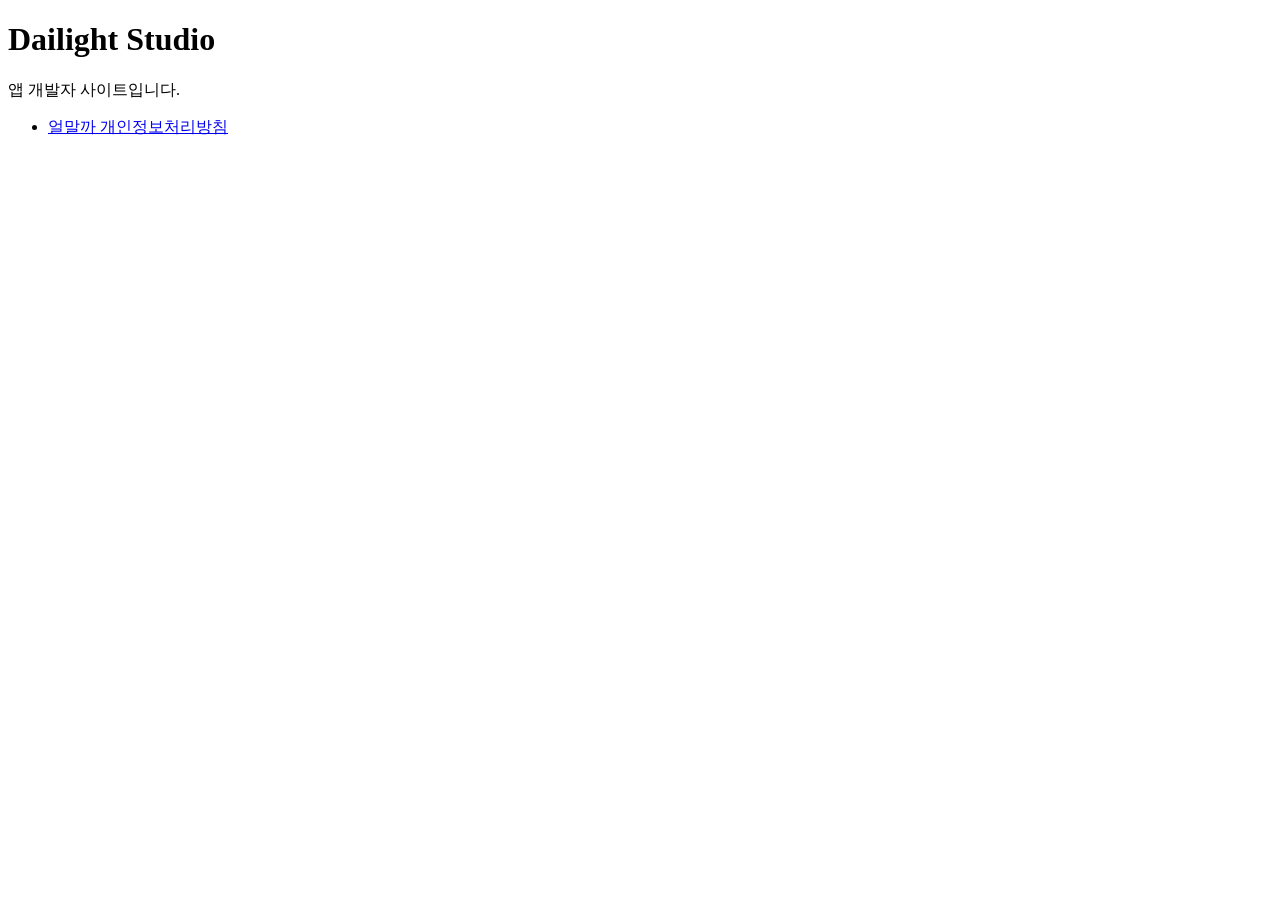
<file: index.html>
<!doctype html>
<html lang="ko"><head><meta charset="utf-8"><title>Dailight Studio</title></head>
<body><h1>Dailight Studio</h1><p>앱 개발자 사이트입니다.</p>
<ul><li><a href="/eolmalka-pages/privacy.html">얼말까 개인정보처리방침</a></li></ul>
</body></html>
</file>
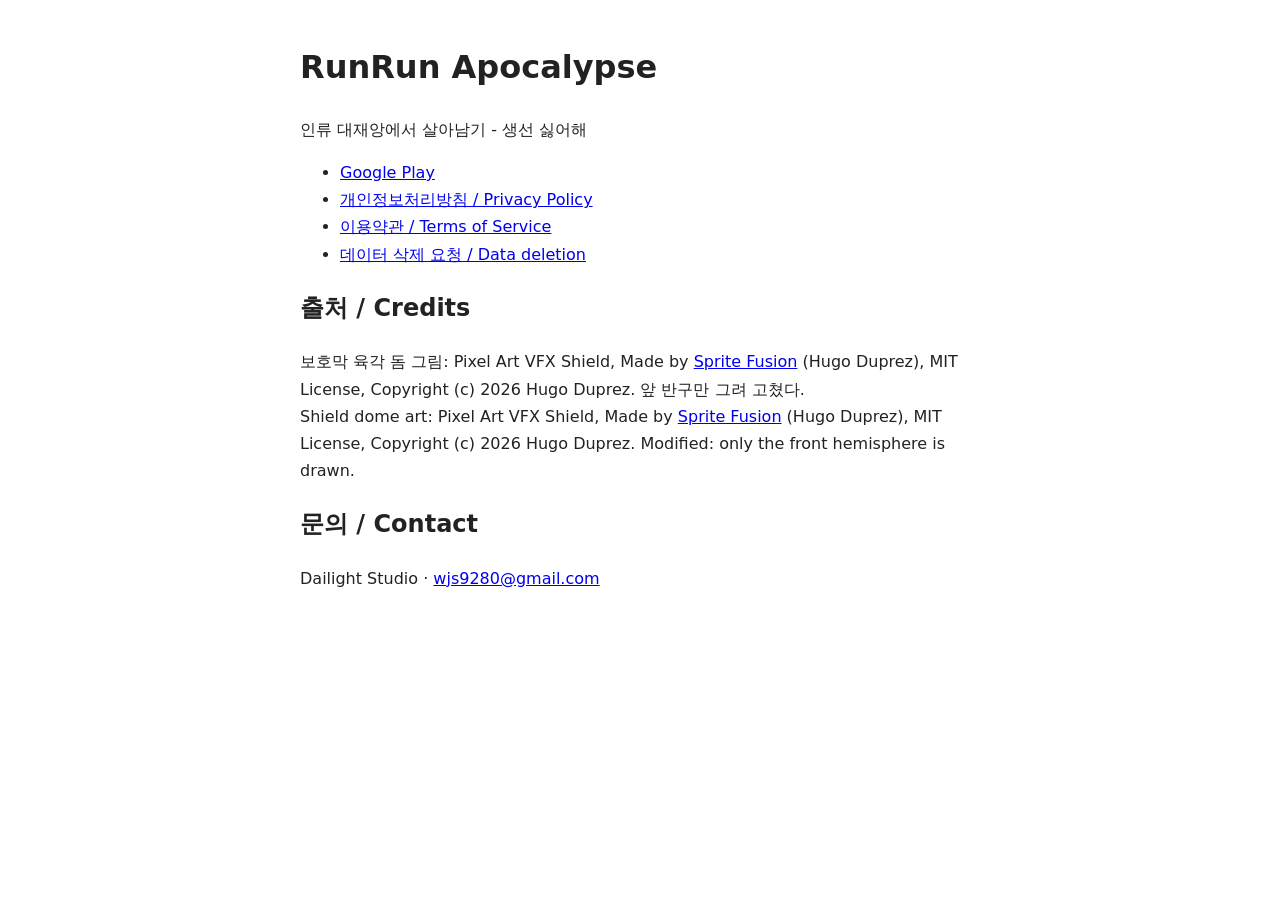
<file: runrun/index.html>
<!doctype html>
<html lang="ko">
<head>
<meta charset="utf-8">
<meta name="viewport" content="width=device-width, initial-scale=1">
<title>RunRun Apocalypse</title>
<style>body{font-family:-apple-system,system-ui,sans-serif;max-width:680px;margin:40px auto;padding:0 20px;line-height:1.7;color:#222}</style>
</head>
<body>
<h1>RunRun Apocalypse</h1>
<p>인류 대재앙에서 살아남기 - 생선 싫어해</p>
<ul>
<li><a href="https://play.google.com/store/apps/details?id=com.Dailight.RunRun">Google Play</a></li>
<li><a href="privacy.html">개인정보처리방침 / Privacy Policy</a></li>
<li><a href="terms.html">이용약관 / Terms of Service</a></li>
<li><a href="delete.html">데이터 삭제 요청 / Data deletion</a></li>
</ul>
<h2>출처 / Credits</h2>
<p>보호막 육각 돔 그림: Pixel Art VFX Shield, Made by <a href="https://www.spritefusion.com/pixel-art-vfx">Sprite Fusion</a> (Hugo Duprez), MIT License, Copyright (c) 2026 Hugo Duprez. 앞 반구만 그려 고쳤다.<br>
Shield dome art: Pixel Art VFX Shield, Made by <a href="https://www.spritefusion.com/pixel-art-vfx">Sprite Fusion</a> (Hugo Duprez), MIT License, Copyright (c) 2026 Hugo Duprez. Modified: only the front hemisphere is drawn.</p>
<h2>문의 / Contact</h2>
<p>Dailight Studio · <a href="mailto:wjs9280@gmail.com">wjs9280@gmail.com</a></p>
</body>
</html>
</file>
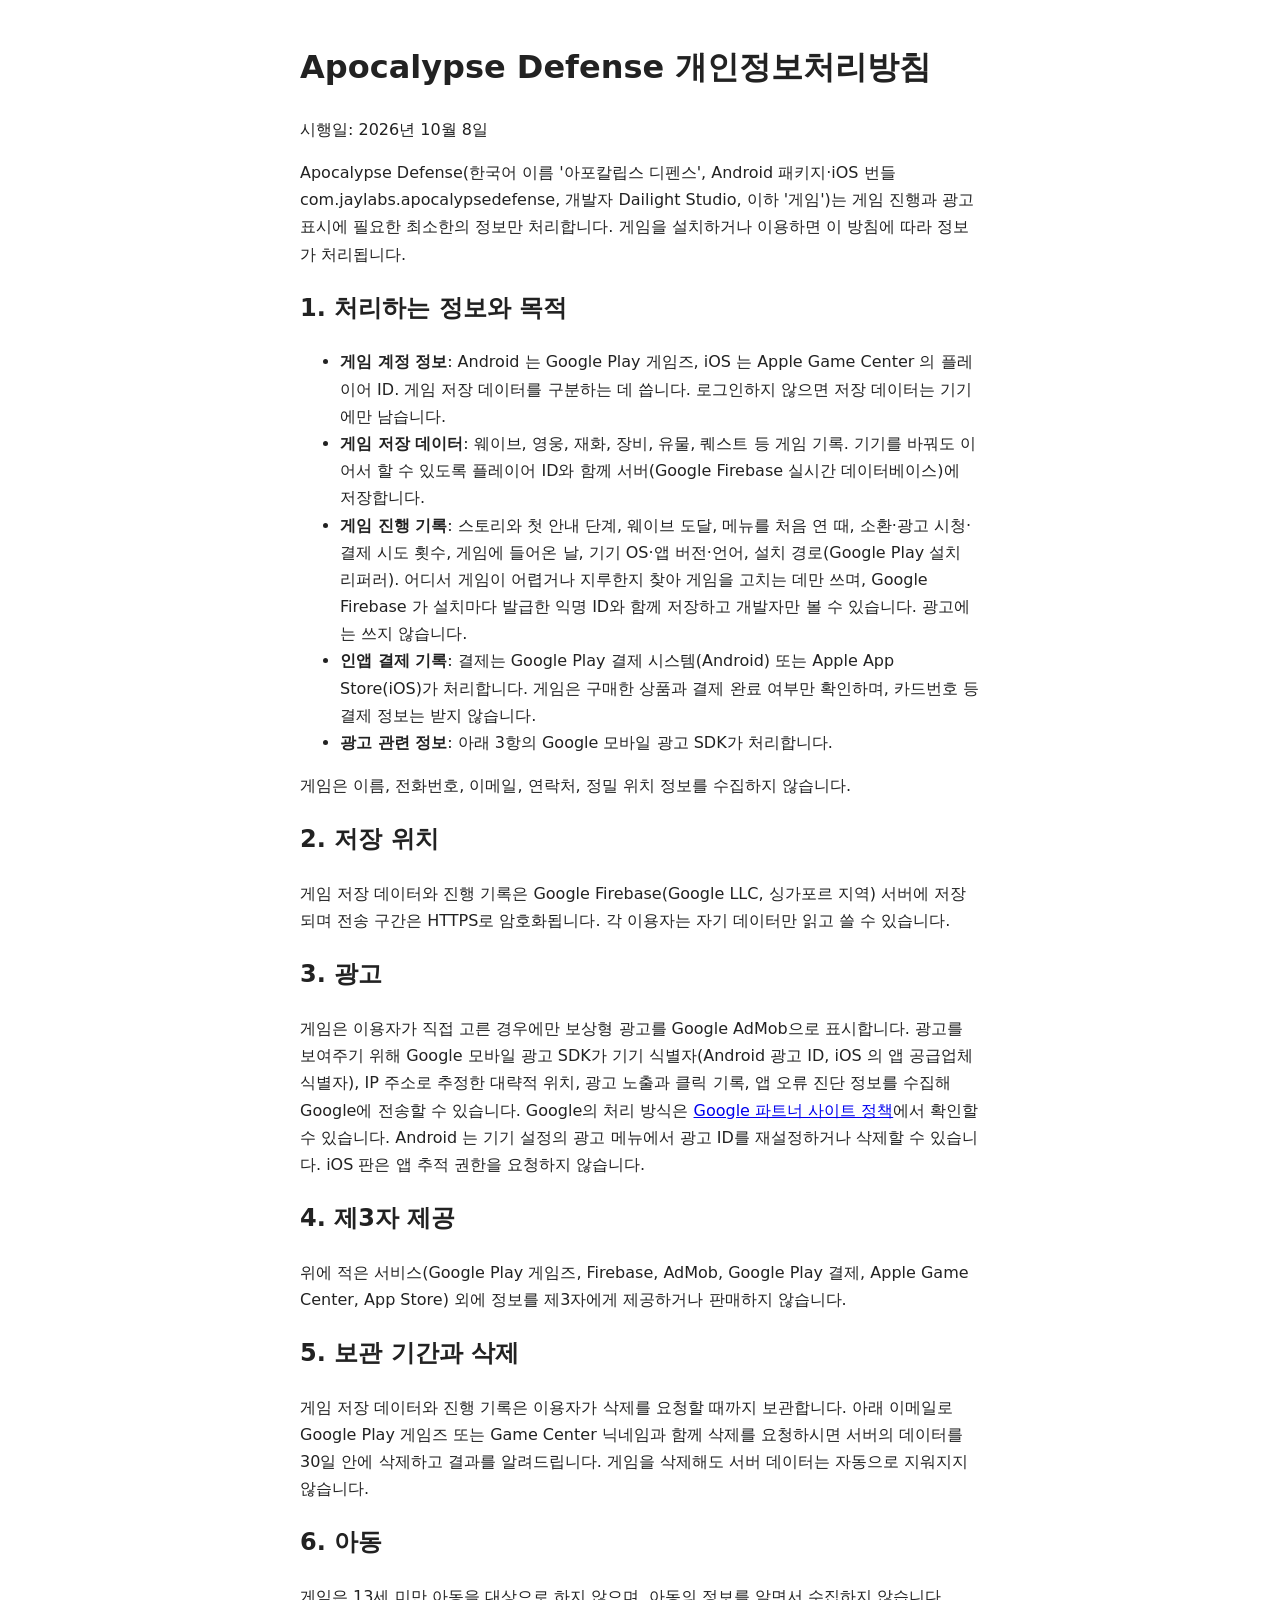
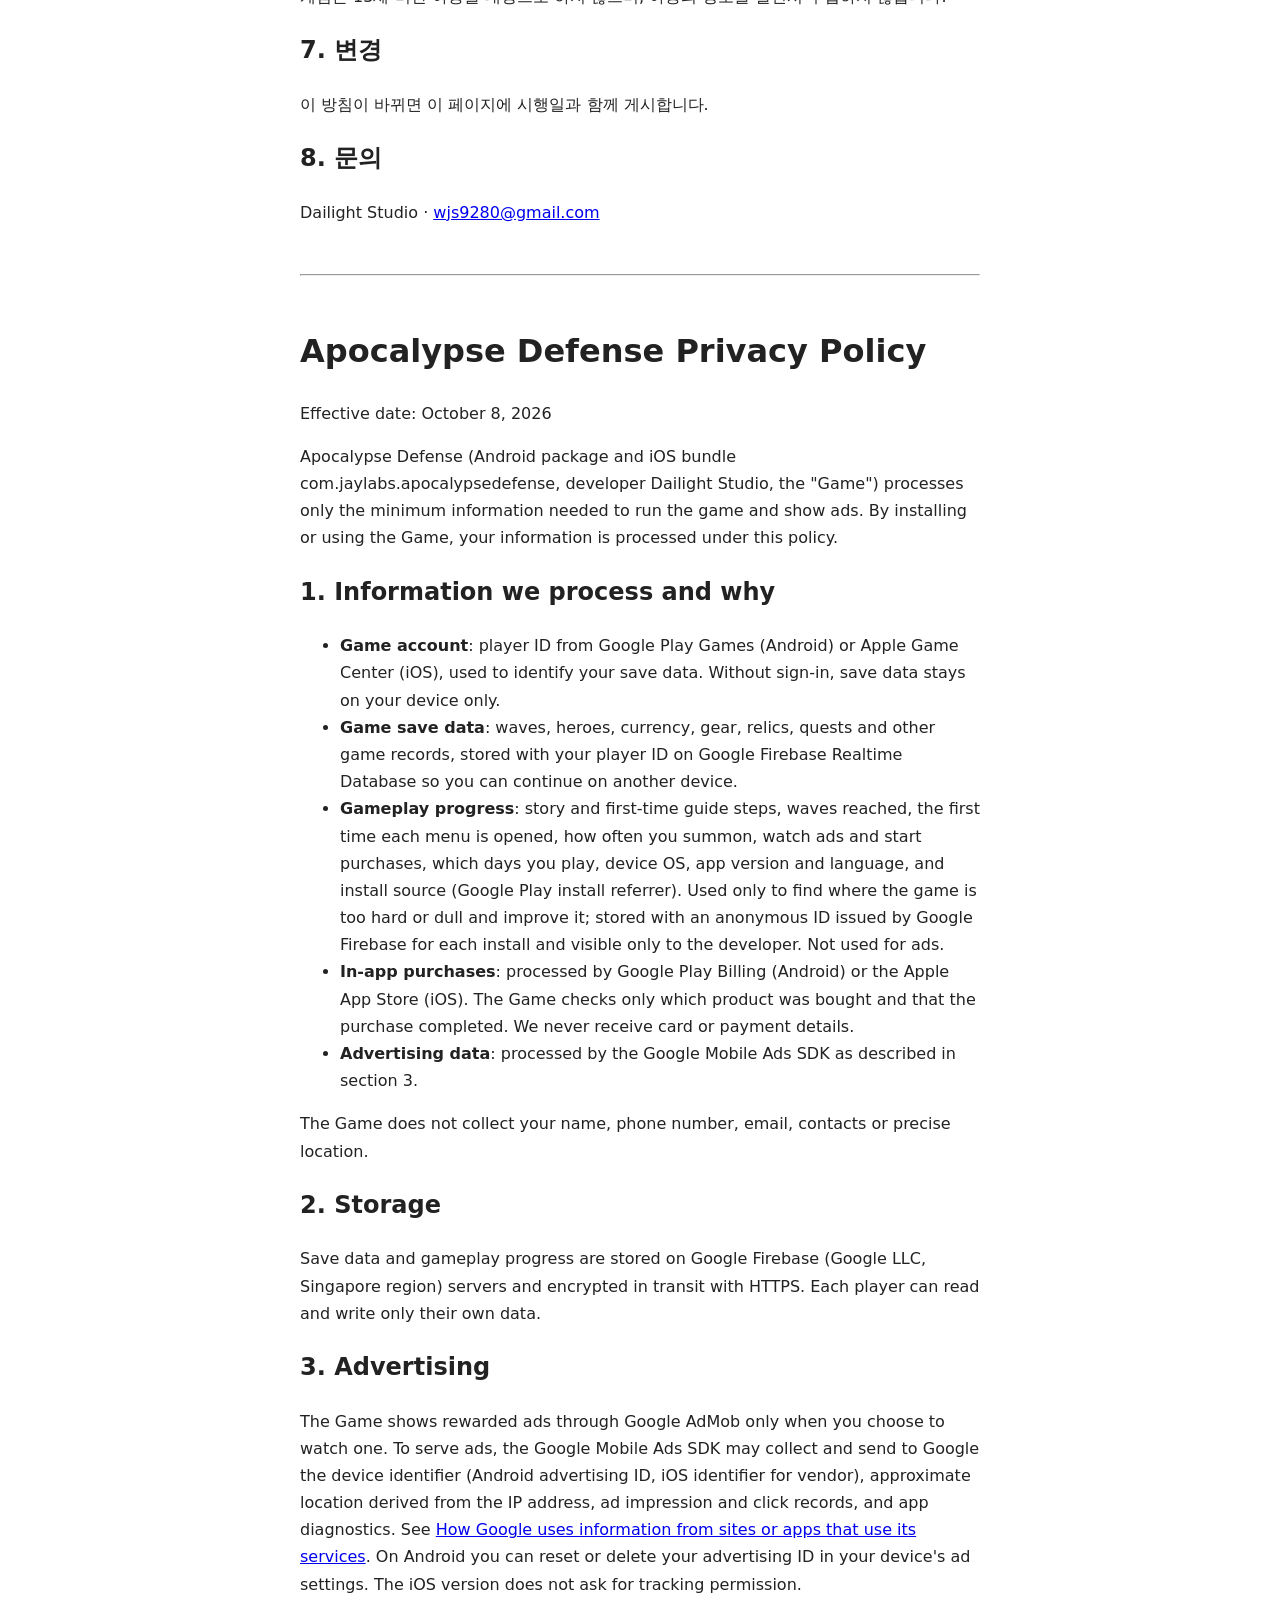
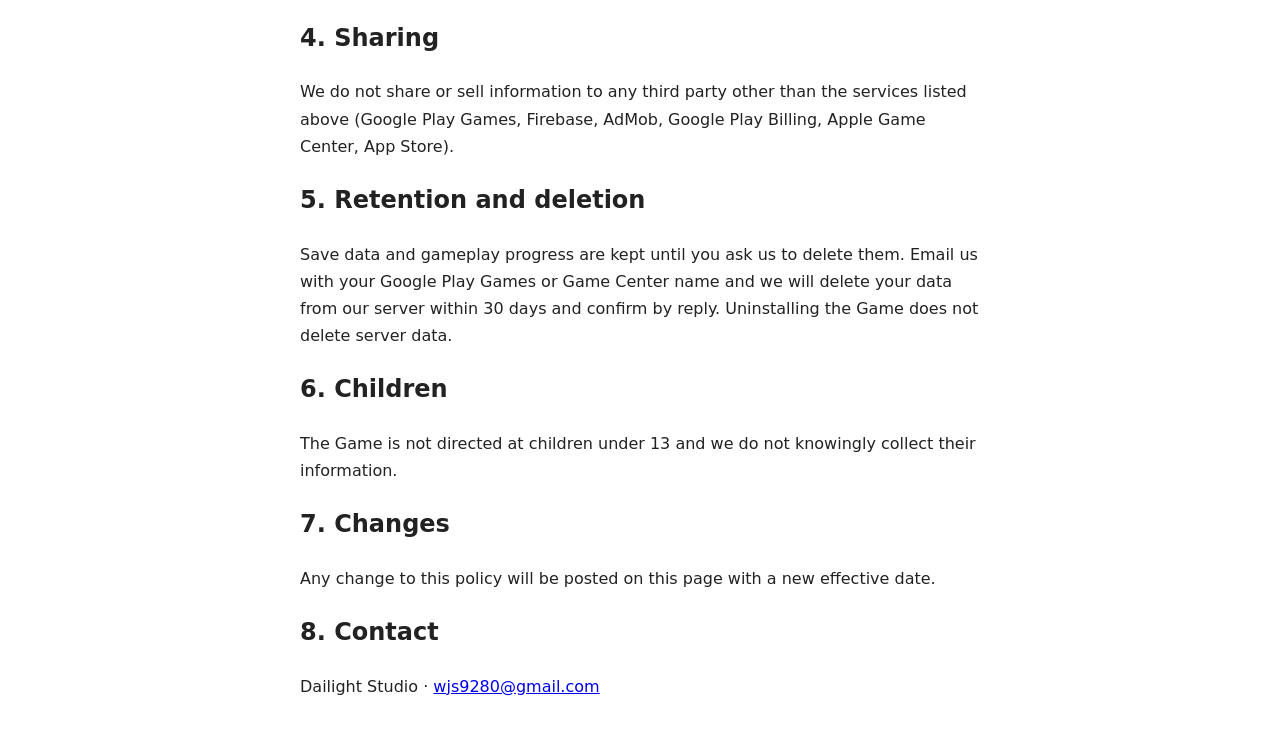
<file: apocalypse/privacy.html>
<!doctype html>
<html lang="ko">
<head>
<meta charset="utf-8">
<meta name="viewport" content="width=device-width,initial-scale=1">
<title>Apocalypse Defense 개인정보처리방침 / Privacy Policy</title>
<style>body{font-family:-apple-system,system-ui,sans-serif;max-width:680px;margin:40px auto;padding:0 20px;line-height:1.7;color:#222}hr{margin:48px 0}</style>
</head>
<body>
<h1>Apocalypse Defense 개인정보처리방침</h1>
<p>시행일: 2026년 10월 8일</p>
<p>Apocalypse Defense(한국어 이름 '아포칼립스 디펜스', Android 패키지·iOS 번들 com.jaylabs.apocalypsedefense, 개발자 Dailight Studio, 이하 '게임')는 게임 진행과 광고 표시에 필요한 최소한의 정보만 처리합니다. 게임을 설치하거나 이용하면 이 방침에 따라 정보가 처리됩니다.</p>

<h2>1. 처리하는 정보와 목적</h2>
<ul>
<li><b>게임 계정 정보</b>: Android 는 Google Play 게임즈, iOS 는 Apple Game Center 의 플레이어 ID. 게임 저장 데이터를 구분하는 데 씁니다. 로그인하지 않으면 저장 데이터는 기기에만 남습니다.</li>
<li><b>게임 저장 데이터</b>: 웨이브, 영웅, 재화, 장비, 유물, 퀘스트 등 게임 기록. 기기를 바꿔도 이어서 할 수 있도록 플레이어 ID와 함께 서버(Google Firebase 실시간 데이터베이스)에 저장합니다.</li>
<li><b>게임 진행 기록</b>: 스토리와 첫 안내 단계, 웨이브 도달, 메뉴를 처음 연 때, 소환·광고 시청·결제 시도 횟수, 게임에 들어온 날, 기기 OS·앱 버전·언어, 설치 경로(Google Play 설치 리퍼러). 어디서 게임이 어렵거나 지루한지 찾아 게임을 고치는 데만 쓰며, Google Firebase 가 설치마다 발급한 익명 ID와 함께 저장하고 개발자만 볼 수 있습니다. 광고에는 쓰지 않습니다.</li>
<li><b>인앱 결제 기록</b>: 결제는 Google Play 결제 시스템(Android) 또는 Apple App Store(iOS)가 처리합니다. 게임은 구매한 상품과 결제 완료 여부만 확인하며, 카드번호 등 결제 정보는 받지 않습니다.</li>
<li><b>광고 관련 정보</b>: 아래 3항의 Google 모바일 광고 SDK가 처리합니다.</li>
</ul>
<p>게임은 이름, 전화번호, 이메일, 연락처, 정밀 위치 정보를 수집하지 않습니다.</p>

<h2>2. 저장 위치</h2>
<p>게임 저장 데이터와 진행 기록은 Google Firebase(Google LLC, 싱가포르 지역) 서버에 저장되며 전송 구간은 HTTPS로 암호화됩니다. 각 이용자는 자기 데이터만 읽고 쓸 수 있습니다.</p>

<h2>3. 광고</h2>
<p>게임은 이용자가 직접 고른 경우에만 보상형 광고를 Google AdMob으로 표시합니다. 광고를 보여주기 위해 Google 모바일 광고 SDK가 기기 식별자(Android 광고 ID, iOS 의 앱 공급업체 식별자), IP 주소로 추정한 대략적 위치, 광고 노출과 클릭 기록, 앱 오류 진단 정보를 수집해 Google에 전송할 수 있습니다. Google의 처리 방식은 <a href="https://policies.google.com/technologies/partner-sites">Google 파트너 사이트 정책</a>에서 확인할 수 있습니다. Android 는 기기 설정의 광고 메뉴에서 광고 ID를 재설정하거나 삭제할 수 있습니다. iOS 판은 앱 추적 권한을 요청하지 않습니다.</p>

<h2>4. 제3자 제공</h2>
<p>위에 적은 서비스(Google Play 게임즈, Firebase, AdMob, Google Play 결제, Apple Game Center, App Store) 외에 정보를 제3자에게 제공하거나 판매하지 않습니다.</p>

<h2>5. 보관 기간과 삭제</h2>
<p>게임 저장 데이터와 진행 기록은 이용자가 삭제를 요청할 때까지 보관합니다. 아래 이메일로 Google Play 게임즈 또는 Game Center 닉네임과 함께 삭제를 요청하시면 서버의 데이터를 30일 안에 삭제하고 결과를 알려드립니다. 게임을 삭제해도 서버 데이터는 자동으로 지워지지 않습니다.</p>

<h2>6. 아동</h2>
<p>게임은 13세 미만 아동을 대상으로 하지 않으며, 아동의 정보를 알면서 수집하지 않습니다.</p>

<h2>7. 변경</h2>
<p>이 방침이 바뀌면 이 페이지에 시행일과 함께 게시합니다.</p>

<h2>8. 문의</h2>
<p>Dailight Studio · <a href="mailto:wjs9280@gmail.com">wjs9280@gmail.com</a></p>

<hr>

<h1>Apocalypse Defense Privacy Policy</h1>
<p>Effective date: October 8, 2026</p>
<p>Apocalypse Defense (Android package and iOS bundle com.jaylabs.apocalypsedefense, developer Dailight Studio, the "Game") processes only the minimum information needed to run the game and show ads. By installing or using the Game, your information is processed under this policy.</p>

<h2>1. Information we process and why</h2>
<ul>
<li><b>Game account</b>: player ID from Google Play Games (Android) or Apple Game Center (iOS), used to identify your save data. Without sign-in, save data stays on your device only.</li>
<li><b>Game save data</b>: waves, heroes, currency, gear, relics, quests and other game records, stored with your player ID on Google Firebase Realtime Database so you can continue on another device.</li>
<li><b>Gameplay progress</b>: story and first-time guide steps, waves reached, the first time each menu is opened, how often you summon, watch ads and start purchases, which days you play, device OS, app version and language, and install source (Google Play install referrer). Used only to find where the game is too hard or dull and improve it; stored with an anonymous ID issued by Google Firebase for each install and visible only to the developer. Not used for ads.</li>
<li><b>In-app purchases</b>: processed by Google Play Billing (Android) or the Apple App Store (iOS). The Game checks only which product was bought and that the purchase completed. We never receive card or payment details.</li>
<li><b>Advertising data</b>: processed by the Google Mobile Ads SDK as described in section 3.</li>
</ul>
<p>The Game does not collect your name, phone number, email, contacts or precise location.</p>

<h2>2. Storage</h2>
<p>Save data and gameplay progress are stored on Google Firebase (Google LLC, Singapore region) servers and encrypted in transit with HTTPS. Each player can read and write only their own data.</p>

<h2>3. Advertising</h2>
<p>The Game shows rewarded ads through Google AdMob only when you choose to watch one. To serve ads, the Google Mobile Ads SDK may collect and send to Google the device identifier (Android advertising ID, iOS identifier for vendor), approximate location derived from the IP address, ad impression and click records, and app diagnostics. See <a href="https://policies.google.com/technologies/partner-sites">How Google uses information from sites or apps that use its services</a>. On Android you can reset or delete your advertising ID in your device's ad settings. The iOS version does not ask for tracking permission.</p>

<h2>4. Sharing</h2>
<p>We do not share or sell information to any third party other than the services listed above (Google Play Games, Firebase, AdMob, Google Play Billing, Apple Game Center, App Store).</p>

<h2>5. Retention and deletion</h2>
<p>Save data and gameplay progress are kept until you ask us to delete them. Email us with your Google Play Games or Game Center name and we will delete your data from our server within 30 days and confirm by reply. Uninstalling the Game does not delete server data.</p>

<h2>6. Children</h2>
<p>The Game is not directed at children under 13 and we do not knowingly collect their information.</p>

<h2>7. Changes</h2>
<p>Any change to this policy will be posted on this page with a new effective date.</p>

<h2>8. Contact</h2>
<p>Dailight Studio · <a href="mailto:wjs9280@gmail.com">wjs9280@gmail.com</a></p>
</body>
</html>
</file>
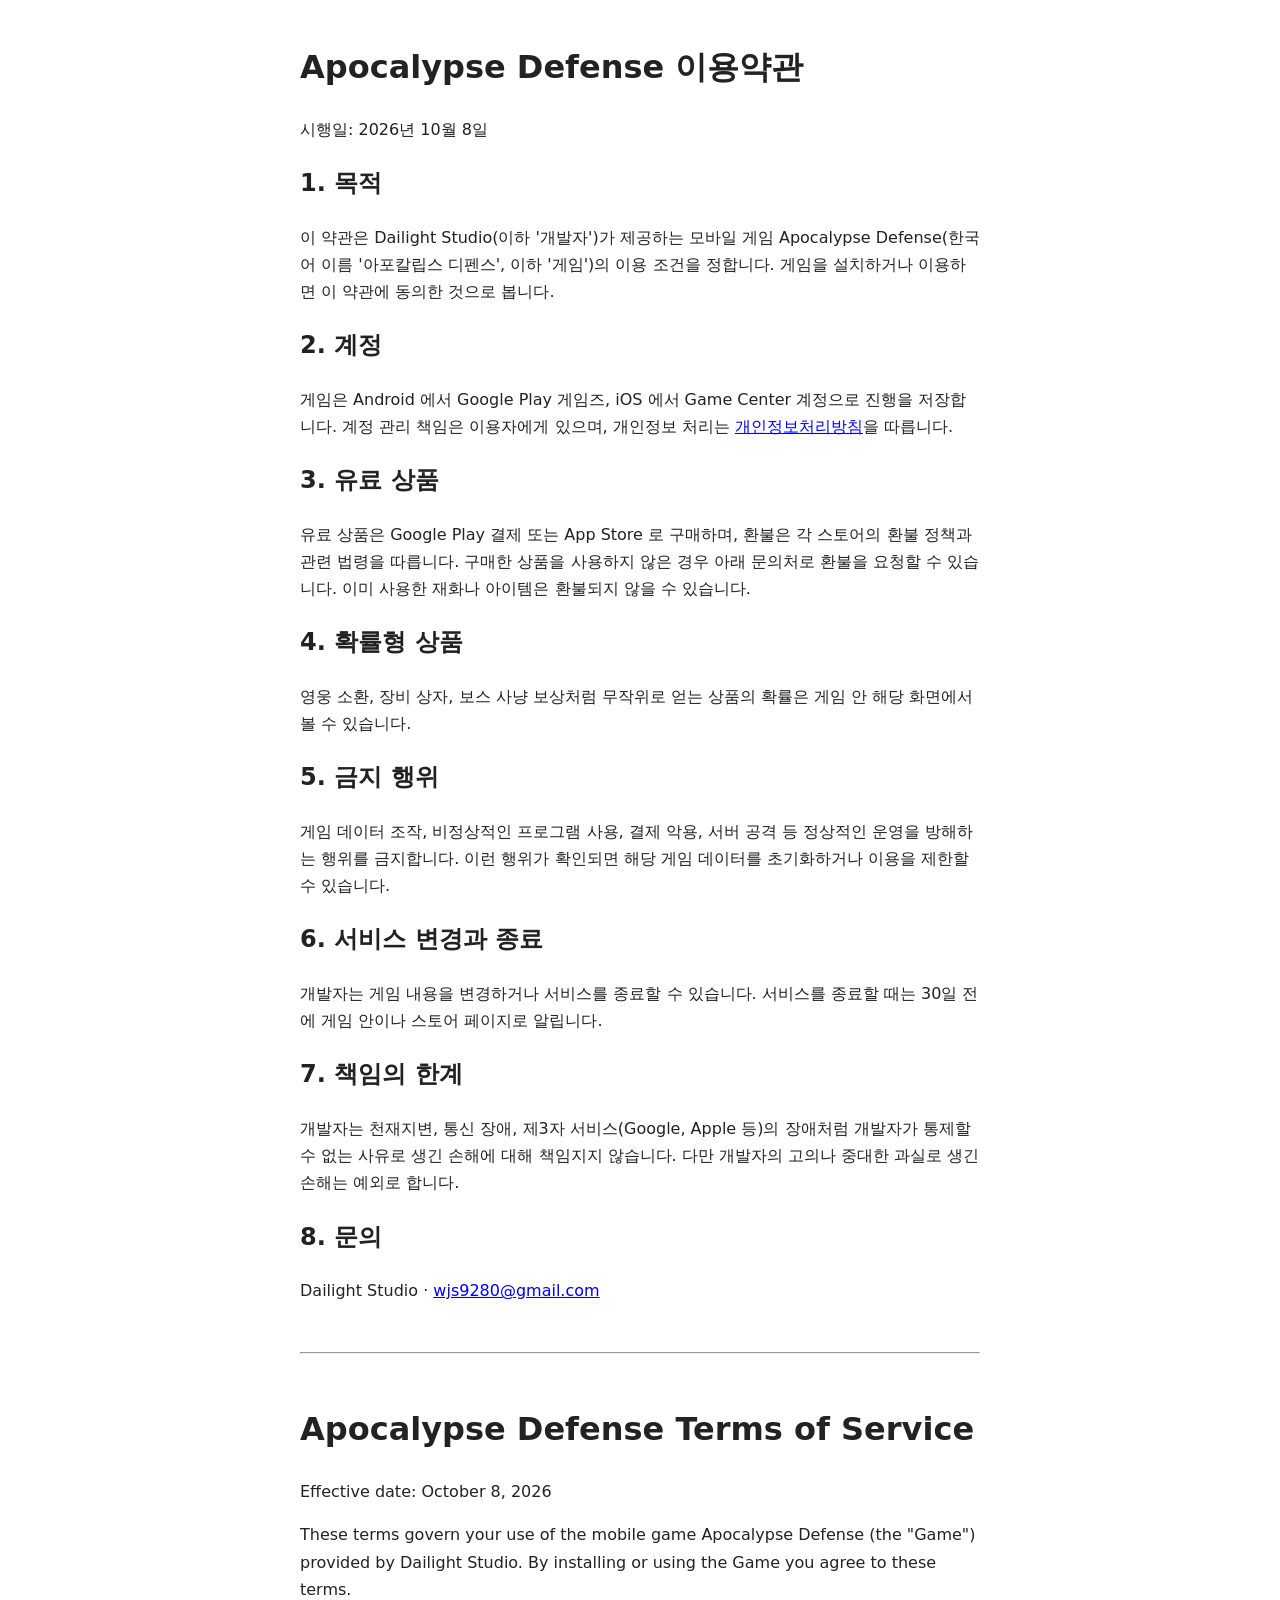
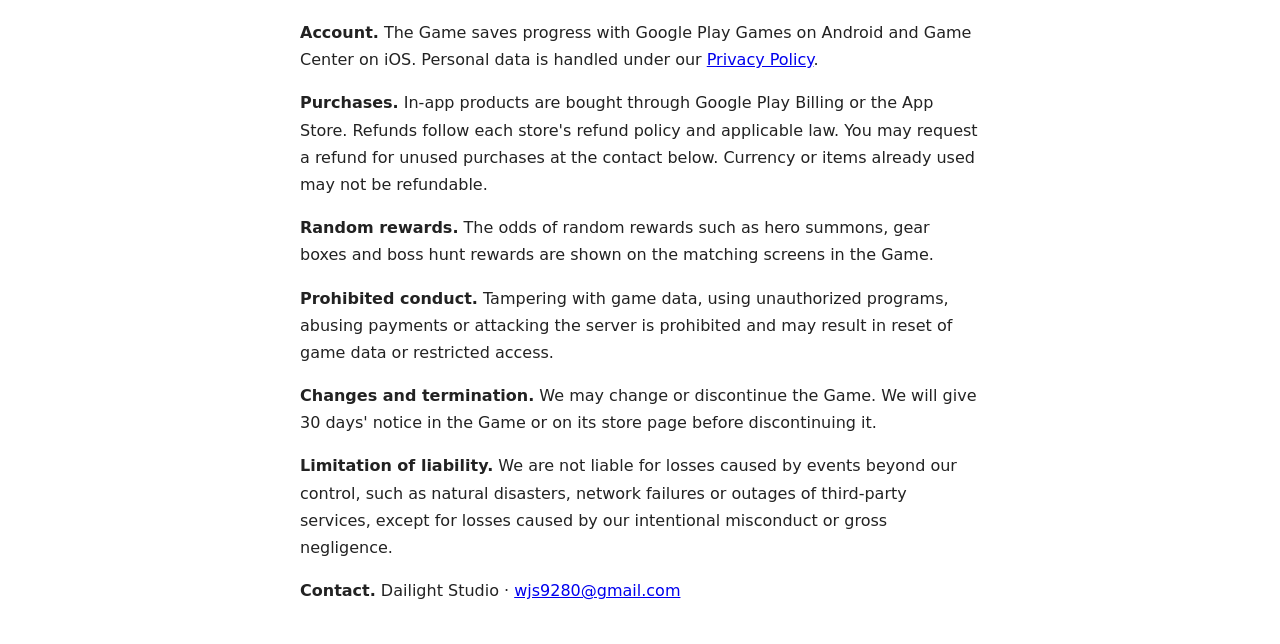
<file: apocalypse/terms.html>
<!doctype html>
<html lang="ko">
<head>
<meta charset="utf-8">
<meta name="viewport" content="width=device-width,initial-scale=1">
<title>Apocalypse Defense 이용약관 / Terms of Service</title>
<style>body{font-family:-apple-system,system-ui,sans-serif;max-width:680px;margin:40px auto;padding:0 20px;line-height:1.7;color:#222}hr{margin:48px 0}</style>
</head>
<body>
<h1>Apocalypse Defense 이용약관</h1>
<p>시행일: 2026년 10월 8일</p>

<h2>1. 목적</h2>
<p>이 약관은 Dailight Studio(이하 '개발자')가 제공하는 모바일 게임 Apocalypse Defense(한국어 이름 '아포칼립스 디펜스', 이하 '게임')의 이용 조건을 정합니다. 게임을 설치하거나 이용하면 이 약관에 동의한 것으로 봅니다.</p>

<h2>2. 계정</h2>
<p>게임은 Android 에서 Google Play 게임즈, iOS 에서 Game Center 계정으로 진행을 저장합니다. 계정 관리 책임은 이용자에게 있으며, 개인정보 처리는 <a href="privacy.html">개인정보처리방침</a>을 따릅니다.</p>

<h2>3. 유료 상품</h2>
<p>유료 상품은 Google Play 결제 또는 App Store 로 구매하며, 환불은 각 스토어의 환불 정책과 관련 법령을 따릅니다. 구매한 상품을 사용하지 않은 경우 아래 문의처로 환불을 요청할 수 있습니다. 이미 사용한 재화나 아이템은 환불되지 않을 수 있습니다.</p>

<h2>4. 확률형 상품</h2>
<p>영웅 소환, 장비 상자, 보스 사냥 보상처럼 무작위로 얻는 상품의 확률은 게임 안 해당 화면에서 볼 수 있습니다.</p>

<h2>5. 금지 행위</h2>
<p>게임 데이터 조작, 비정상적인 프로그램 사용, 결제 악용, 서버 공격 등 정상적인 운영을 방해하는 행위를 금지합니다. 이런 행위가 확인되면 해당 게임 데이터를 초기화하거나 이용을 제한할 수 있습니다.</p>

<h2>6. 서비스 변경과 종료</h2>
<p>개발자는 게임 내용을 변경하거나 서비스를 종료할 수 있습니다. 서비스를 종료할 때는 30일 전에 게임 안이나 스토어 페이지로 알립니다.</p>

<h2>7. 책임의 한계</h2>
<p>개발자는 천재지변, 통신 장애, 제3자 서비스(Google, Apple 등)의 장애처럼 개발자가 통제할 수 없는 사유로 생긴 손해에 대해 책임지지 않습니다. 다만 개발자의 고의나 중대한 과실로 생긴 손해는 예외로 합니다.</p>

<h2>8. 문의</h2>
<p>Dailight Studio · <a href="mailto:wjs9280@gmail.com">wjs9280@gmail.com</a></p>

<hr>

<h1>Apocalypse Defense Terms of Service</h1>
<p>Effective date: October 8, 2026</p>
<p>These terms govern your use of the mobile game Apocalypse Defense (the "Game") provided by Dailight Studio. By installing or using the Game you agree to these terms.</p>
<p><b>Account.</b> The Game saves progress with Google Play Games on Android and Game Center on iOS. Personal data is handled under our <a href="privacy.html">Privacy Policy</a>.</p>
<p><b>Purchases.</b> In-app products are bought through Google Play Billing or the App Store. Refunds follow each store's refund policy and applicable law. You may request a refund for unused purchases at the contact below. Currency or items already used may not be refundable.</p>
<p><b>Random rewards.</b> The odds of random rewards such as hero summons, gear boxes and boss hunt rewards are shown on the matching screens in the Game.</p>
<p><b>Prohibited conduct.</b> Tampering with game data, using unauthorized programs, abusing payments or attacking the server is prohibited and may result in reset of game data or restricted access.</p>
<p><b>Changes and termination.</b> We may change or discontinue the Game. We will give 30 days' notice in the Game or on its store page before discontinuing it.</p>
<p><b>Limitation of liability.</b> We are not liable for losses caused by events beyond our control, such as natural disasters, network failures or outages of third-party services, except for losses caused by our intentional misconduct or gross negligence.</p>
<p><b>Contact.</b> Dailight Studio · <a href="mailto:wjs9280@gmail.com">wjs9280@gmail.com</a></p>
</body>
</html>
</file>
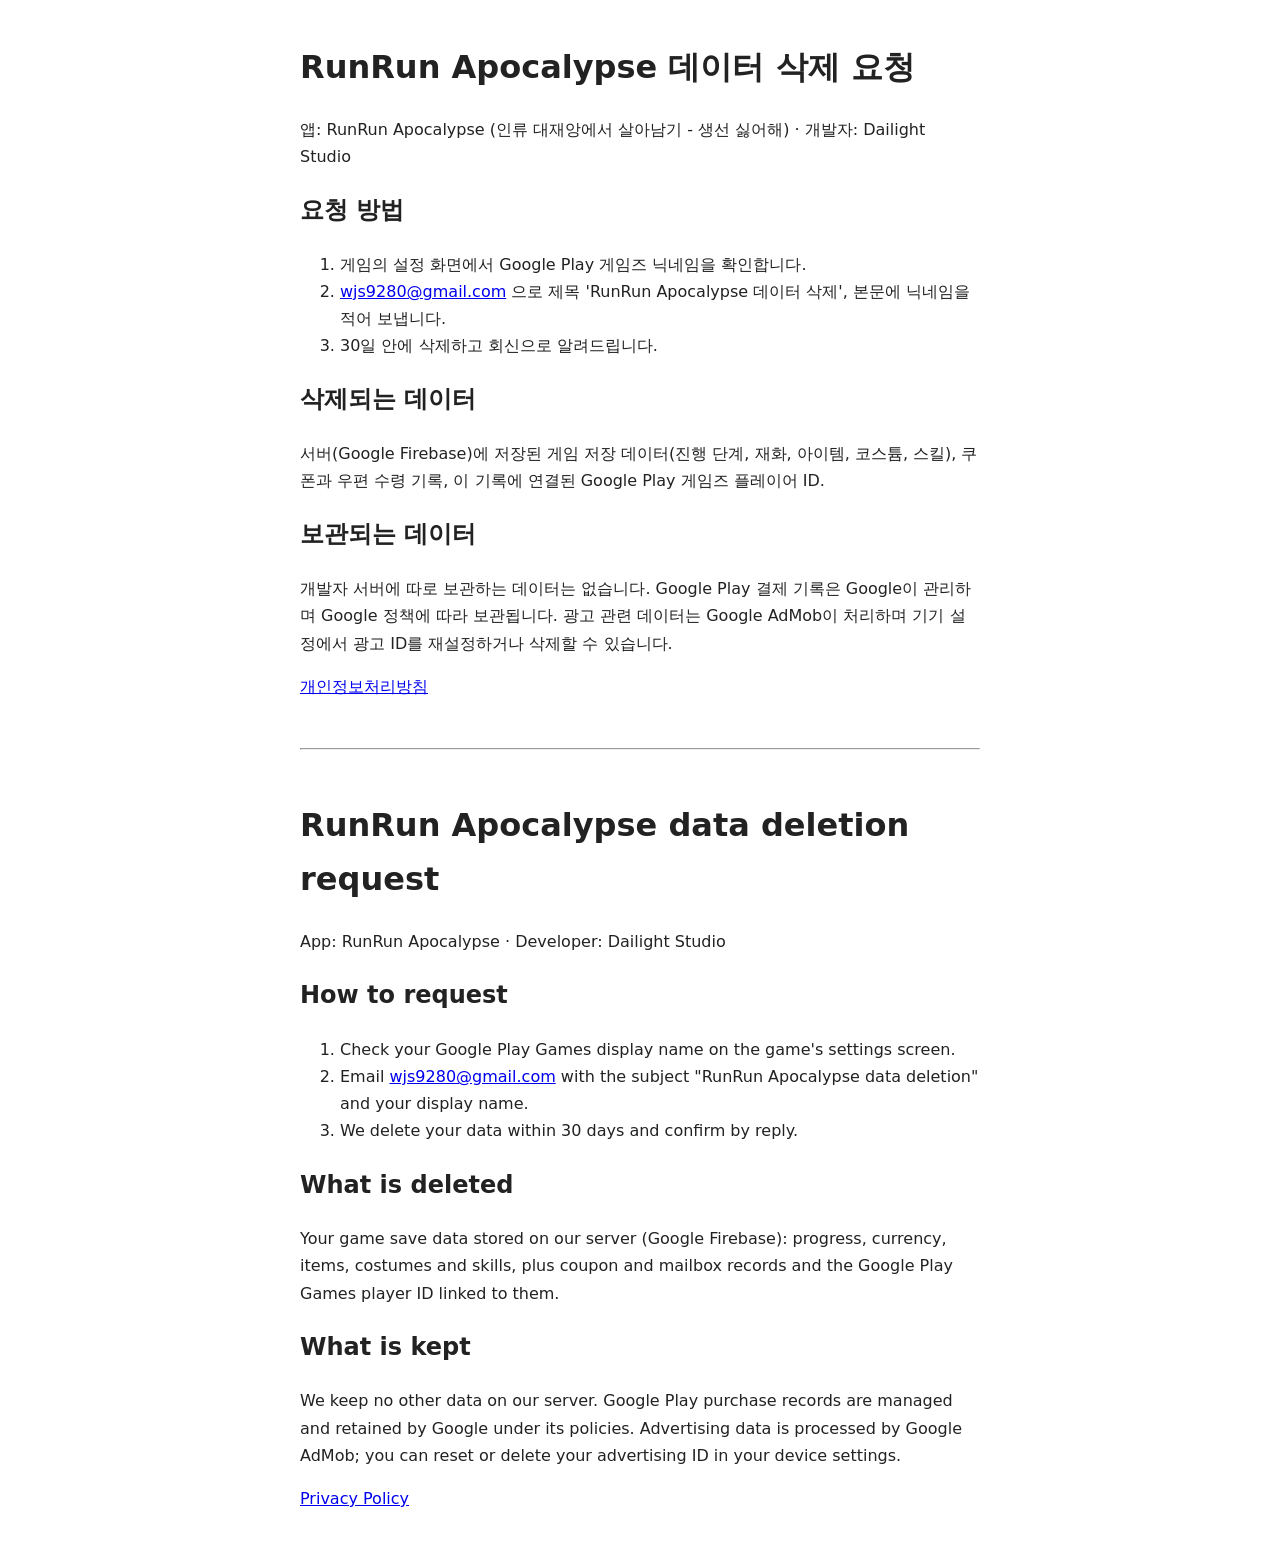
<file: runrun/delete.html>
<!doctype html>
<html lang="ko">
<head>
<meta charset="utf-8">
<meta name="viewport" content="width=device-width, initial-scale=1">
<title>RunRun Apocalypse 데이터 삭제 요청 / Data deletion</title>
<style>body{font-family:-apple-system,system-ui,sans-serif;max-width:680px;margin:40px auto;padding:0 20px;line-height:1.7;color:#222}hr{margin:48px 0}</style>
</head>
<body>
<h1>RunRun Apocalypse 데이터 삭제 요청</h1>
<p>앱: RunRun Apocalypse (인류 대재앙에서 살아남기 - 생선 싫어해) · 개발자: Dailight Studio</p>
<h2>요청 방법</h2>
<ol>
<li>게임의 설정 화면에서 Google Play 게임즈 닉네임을 확인합니다.</li>
<li><a href="mailto:wjs9280@gmail.com?subject=RunRun%20Apocalypse%20data%20deletion">wjs9280@gmail.com</a> 으로 제목 'RunRun Apocalypse 데이터 삭제', 본문에 닉네임을 적어 보냅니다.</li>
<li>30일 안에 삭제하고 회신으로 알려드립니다.</li>
</ol>
<h2>삭제되는 데이터</h2>
<p>서버(Google Firebase)에 저장된 게임 저장 데이터(진행 단계, 재화, 아이템, 코스튬, 스킬), 쿠폰과 우편 수령 기록, 이 기록에 연결된 Google Play 게임즈 플레이어 ID.</p>
<h2>보관되는 데이터</h2>
<p>개발자 서버에 따로 보관하는 데이터는 없습니다. Google Play 결제 기록은 Google이 관리하며 Google 정책에 따라 보관됩니다. 광고 관련 데이터는 Google AdMob이 처리하며 기기 설정에서 광고 ID를 재설정하거나 삭제할 수 있습니다.</p>
<p><a href="privacy.html">개인정보처리방침</a></p>
<hr>
<h1>RunRun Apocalypse data deletion request</h1>
<p>App: RunRun Apocalypse · Developer: Dailight Studio</p>
<h2>How to request</h2>
<ol>
<li>Check your Google Play Games display name on the game's settings screen.</li>
<li>Email <a href="mailto:wjs9280@gmail.com?subject=RunRun%20Apocalypse%20data%20deletion">wjs9280@gmail.com</a> with the subject "RunRun Apocalypse data deletion" and your display name.</li>
<li>We delete your data within 30 days and confirm by reply.</li>
</ol>
<h2>What is deleted</h2>
<p>Your game save data stored on our server (Google Firebase): progress, currency, items, costumes and skills, plus coupon and mailbox records and the Google Play Games player ID linked to them.</p>
<h2>What is kept</h2>
<p>We keep no other data on our server. Google Play purchase records are managed and retained by Google under its policies. Advertising data is processed by Google AdMob; you can reset or delete your advertising ID in your device settings.</p>
<p><a href="privacy.html">Privacy Policy</a></p>
</body>
</html>
</file>
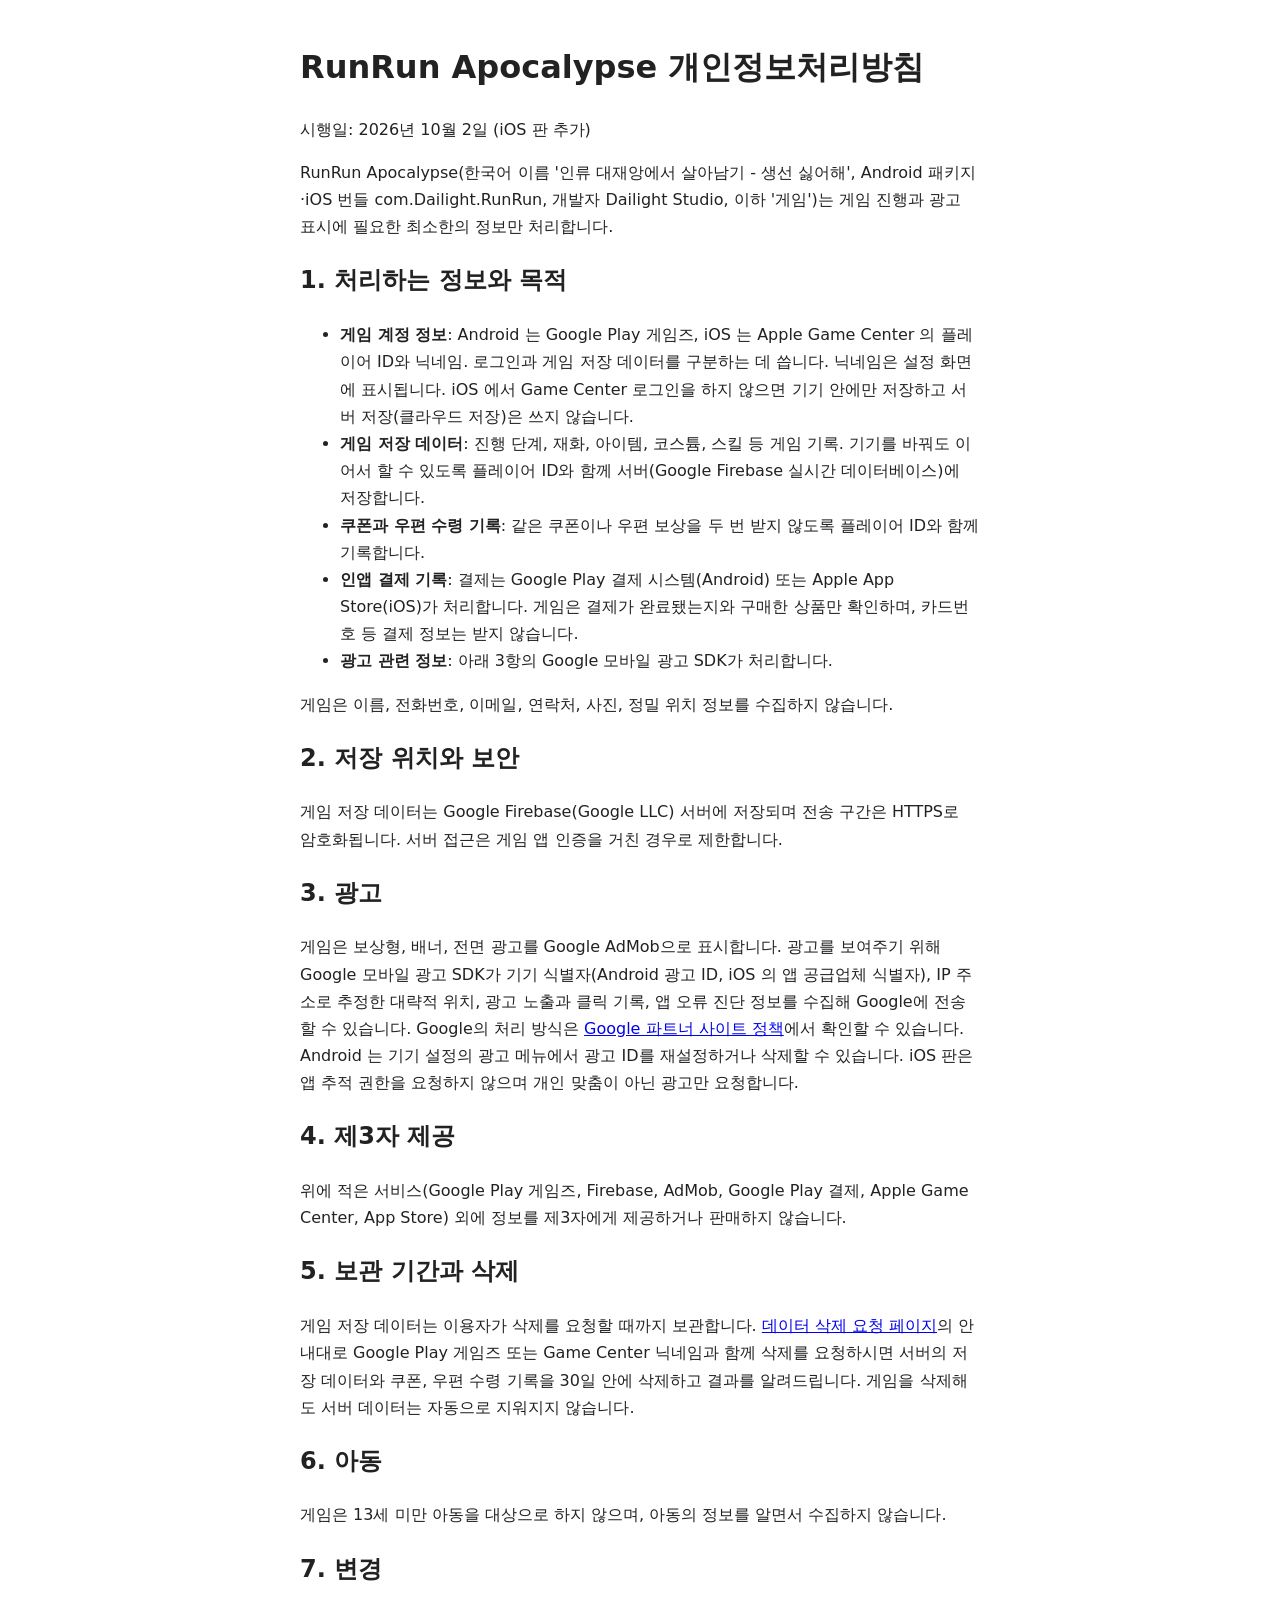
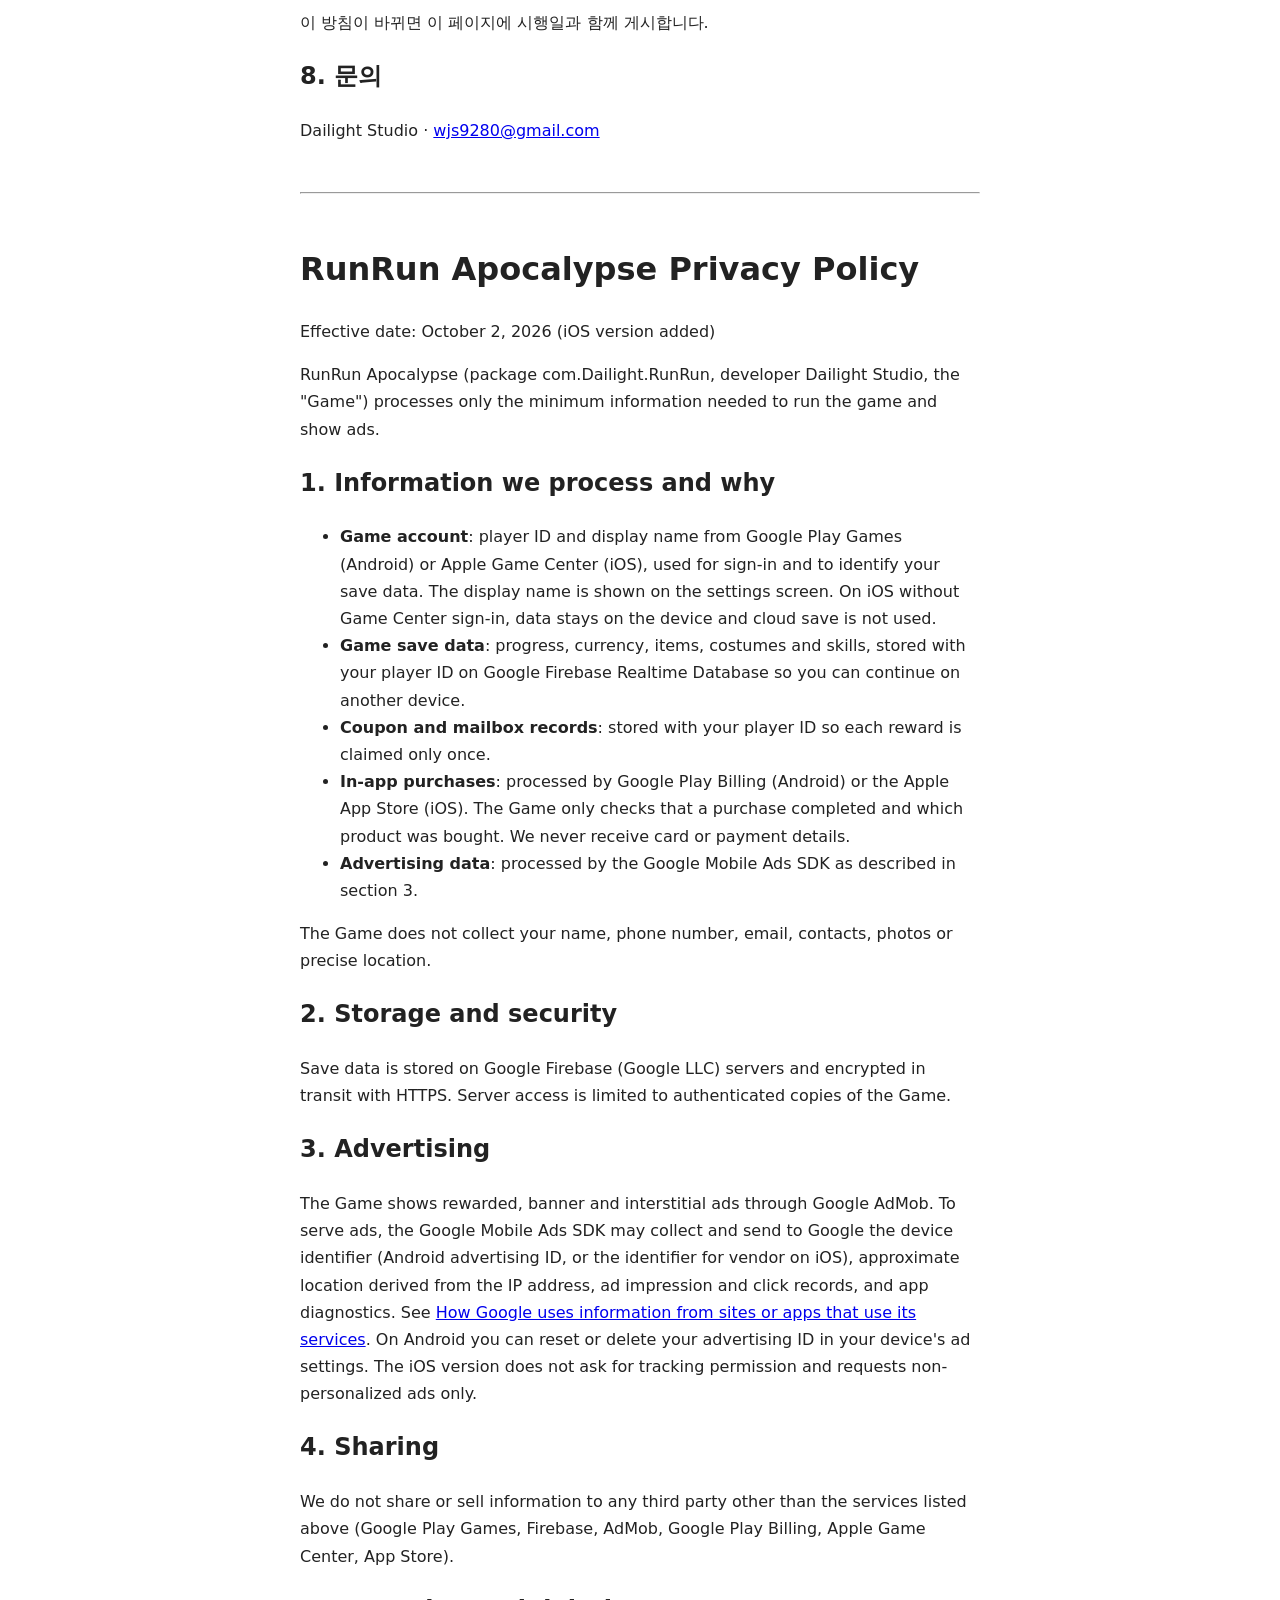
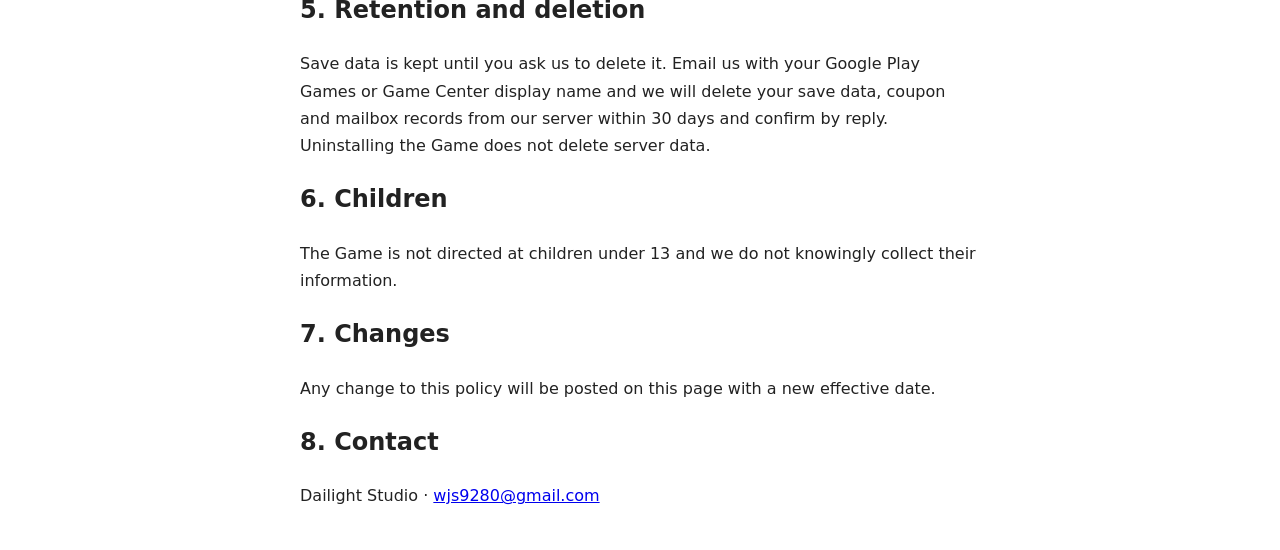
<file: runrun/privacy.html>
<!doctype html>
<html lang="ko">
<head>
<meta charset="utf-8">
<meta name="viewport" content="width=device-width, initial-scale=1">
<title>RunRun Apocalypse 개인정보처리방침 / Privacy Policy</title>
<style>body{font-family:-apple-system,system-ui,sans-serif;max-width:680px;margin:40px auto;padding:0 20px;line-height:1.7;color:#222}hr{margin:48px 0}</style>
</head>
<body>
<h1>RunRun Apocalypse 개인정보처리방침</h1>
<p>시행일: 2026년 10월 2일 (iOS 판 추가)</p>
<p>RunRun Apocalypse(한국어 이름 '인류 대재앙에서 살아남기 - 생선 싫어해', Android 패키지·iOS 번들 com.Dailight.RunRun, 개발자 Dailight Studio, 이하 '게임')는 게임 진행과 광고 표시에 필요한 최소한의 정보만 처리합니다.</p>

<h2>1. 처리하는 정보와 목적</h2>
<ul>
<li><b>게임 계정 정보</b>: Android 는 Google Play 게임즈, iOS 는 Apple Game Center 의 플레이어 ID와 닉네임. 로그인과 게임 저장 데이터를 구분하는 데 씁니다. 닉네임은 설정 화면에 표시됩니다. iOS 에서 Game Center 로그인을 하지 않으면 기기 안에만 저장하고 서버 저장(클라우드 저장)은 쓰지 않습니다.</li>
<li><b>게임 저장 데이터</b>: 진행 단계, 재화, 아이템, 코스튬, 스킬 등 게임 기록. 기기를 바꿔도 이어서 할 수 있도록 플레이어 ID와 함께 서버(Google Firebase 실시간 데이터베이스)에 저장합니다.</li>
<li><b>쿠폰과 우편 수령 기록</b>: 같은 쿠폰이나 우편 보상을 두 번 받지 않도록 플레이어 ID와 함께 기록합니다.</li>
<li><b>인앱 결제 기록</b>: 결제는 Google Play 결제 시스템(Android) 또는 Apple App Store(iOS)가 처리합니다. 게임은 결제가 완료됐는지와 구매한 상품만 확인하며, 카드번호 등 결제 정보는 받지 않습니다.</li>
<li><b>광고 관련 정보</b>: 아래 3항의 Google 모바일 광고 SDK가 처리합니다.</li>
</ul>
<p>게임은 이름, 전화번호, 이메일, 연락처, 사진, 정밀 위치 정보를 수집하지 않습니다.</p>

<h2>2. 저장 위치와 보안</h2>
<p>게임 저장 데이터는 Google Firebase(Google LLC) 서버에 저장되며 전송 구간은 HTTPS로 암호화됩니다. 서버 접근은 게임 앱 인증을 거친 경우로 제한합니다.</p>

<h2>3. 광고</h2>
<p>게임은 보상형, 배너, 전면 광고를 Google AdMob으로 표시합니다. 광고를 보여주기 위해 Google 모바일 광고 SDK가 기기 식별자(Android 광고 ID, iOS 의 앱 공급업체 식별자), IP 주소로 추정한 대략적 위치, 광고 노출과 클릭 기록, 앱 오류 진단 정보를 수집해 Google에 전송할 수 있습니다. Google의 처리 방식은 <a href="https://policies.google.com/technologies/partner-sites">Google 파트너 사이트 정책</a>에서 확인할 수 있습니다. Android 는 기기 설정의 광고 메뉴에서 광고 ID를 재설정하거나 삭제할 수 있습니다. iOS 판은 앱 추적 권한을 요청하지 않으며 개인 맞춤이 아닌 광고만 요청합니다.</p>

<h2>4. 제3자 제공</h2>
<p>위에 적은 서비스(Google Play 게임즈, Firebase, AdMob, Google Play 결제, Apple Game Center, App Store) 외에 정보를 제3자에게 제공하거나 판매하지 않습니다.</p>

<h2>5. 보관 기간과 삭제</h2>
<p>게임 저장 데이터는 이용자가 삭제를 요청할 때까지 보관합니다. <a href="delete.html">데이터 삭제 요청 페이지</a>의 안내대로 Google Play 게임즈 또는 Game Center 닉네임과 함께 삭제를 요청하시면 서버의 저장 데이터와 쿠폰, 우편 수령 기록을 30일 안에 삭제하고 결과를 알려드립니다. 게임을 삭제해도 서버 데이터는 자동으로 지워지지 않습니다.</p>

<h2>6. 아동</h2>
<p>게임은 13세 미만 아동을 대상으로 하지 않으며, 아동의 정보를 알면서 수집하지 않습니다.</p>

<h2>7. 변경</h2>
<p>이 방침이 바뀌면 이 페이지에 시행일과 함께 게시합니다.</p>

<h2>8. 문의</h2>
<p>Dailight Studio · <a href="mailto:wjs9280@gmail.com">wjs9280@gmail.com</a></p>

<hr>

<h1>RunRun Apocalypse Privacy Policy</h1>
<p>Effective date: October 2, 2026 (iOS version added)</p>
<p>RunRun Apocalypse (package com.Dailight.RunRun, developer Dailight Studio, the "Game") processes only the minimum information needed to run the game and show ads.</p>
<h2>1. Information we process and why</h2>
<ul>
<li><b>Game account</b>: player ID and display name from Google Play Games (Android) or Apple Game Center (iOS), used for sign-in and to identify your save data. The display name is shown on the settings screen. On iOS without Game Center sign-in, data stays on the device and cloud save is not used.</li>
<li><b>Game save data</b>: progress, currency, items, costumes and skills, stored with your player ID on Google Firebase Realtime Database so you can continue on another device.</li>
<li><b>Coupon and mailbox records</b>: stored with your player ID so each reward is claimed only once.</li>
<li><b>In-app purchases</b>: processed by Google Play Billing (Android) or the Apple App Store (iOS). The Game only checks that a purchase completed and which product was bought. We never receive card or payment details.</li>
<li><b>Advertising data</b>: processed by the Google Mobile Ads SDK as described in section 3.</li>
</ul>
<p>The Game does not collect your name, phone number, email, contacts, photos or precise location.</p>
<h2>2. Storage and security</h2>
<p>Save data is stored on Google Firebase (Google LLC) servers and encrypted in transit with HTTPS. Server access is limited to authenticated copies of the Game.</p>
<h2>3. Advertising</h2>
<p>The Game shows rewarded, banner and interstitial ads through Google AdMob. To serve ads, the Google Mobile Ads SDK may collect and send to Google the device identifier (Android advertising ID, or the identifier for vendor on iOS), approximate location derived from the IP address, ad impression and click records, and app diagnostics. See <a href="https://policies.google.com/technologies/partner-sites">How Google uses information from sites or apps that use its services</a>. On Android you can reset or delete your advertising ID in your device's ad settings. The iOS version does not ask for tracking permission and requests non-personalized ads only.</p>
<h2>4. Sharing</h2>
<p>We do not share or sell information to any third party other than the services listed above (Google Play Games, Firebase, AdMob, Google Play Billing, Apple Game Center, App Store).</p>
<h2>5. Retention and deletion</h2>
<p>Save data is kept until you ask us to delete it. Email us with your Google Play Games or Game Center display name and we will delete your save data, coupon and mailbox records from our server within 30 days and confirm by reply. Uninstalling the Game does not delete server data.</p>
<h2>6. Children</h2>
<p>The Game is not directed at children under 13 and we do not knowingly collect their information.</p>
<h2>7. Changes</h2>
<p>Any change to this policy will be posted on this page with a new effective date.</p>
<h2>8. Contact</h2>
<p>Dailight Studio · <a href="mailto:wjs9280@gmail.com">wjs9280@gmail.com</a></p>
</body>
</html>
</file>
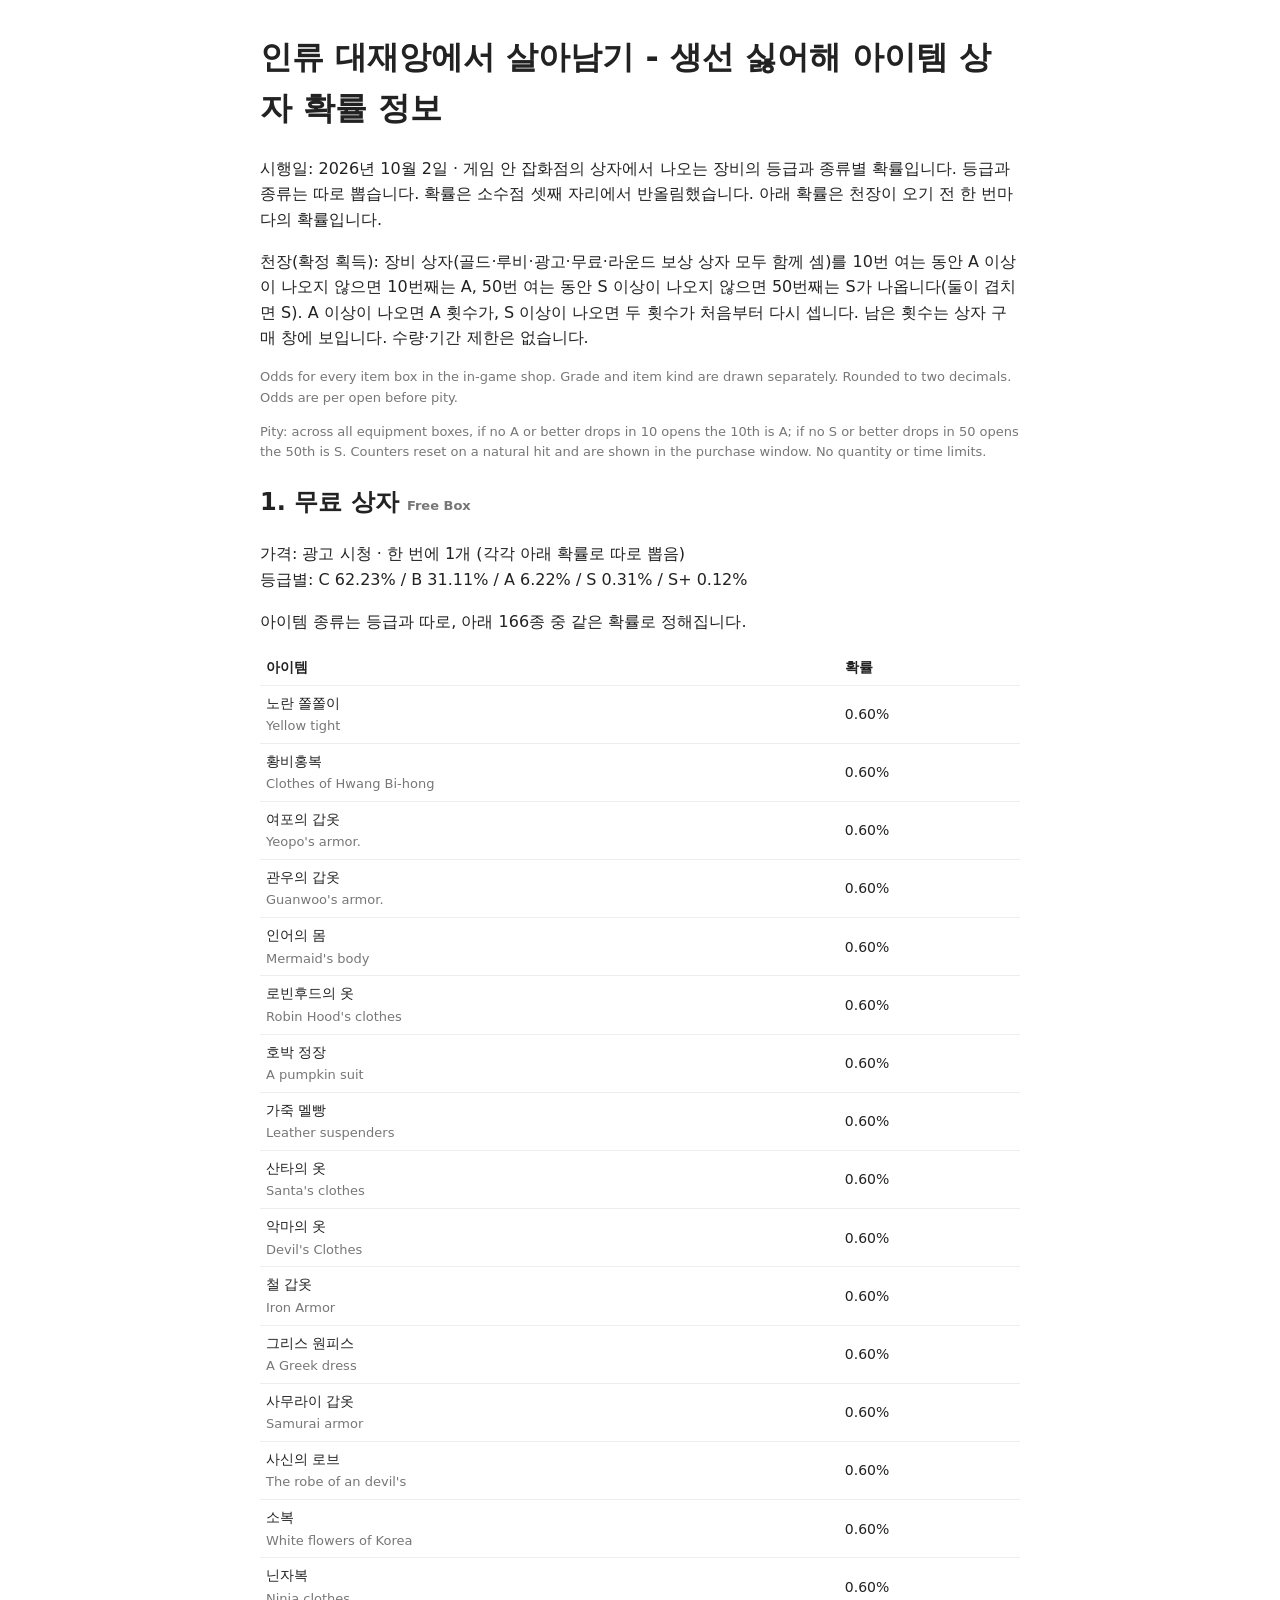
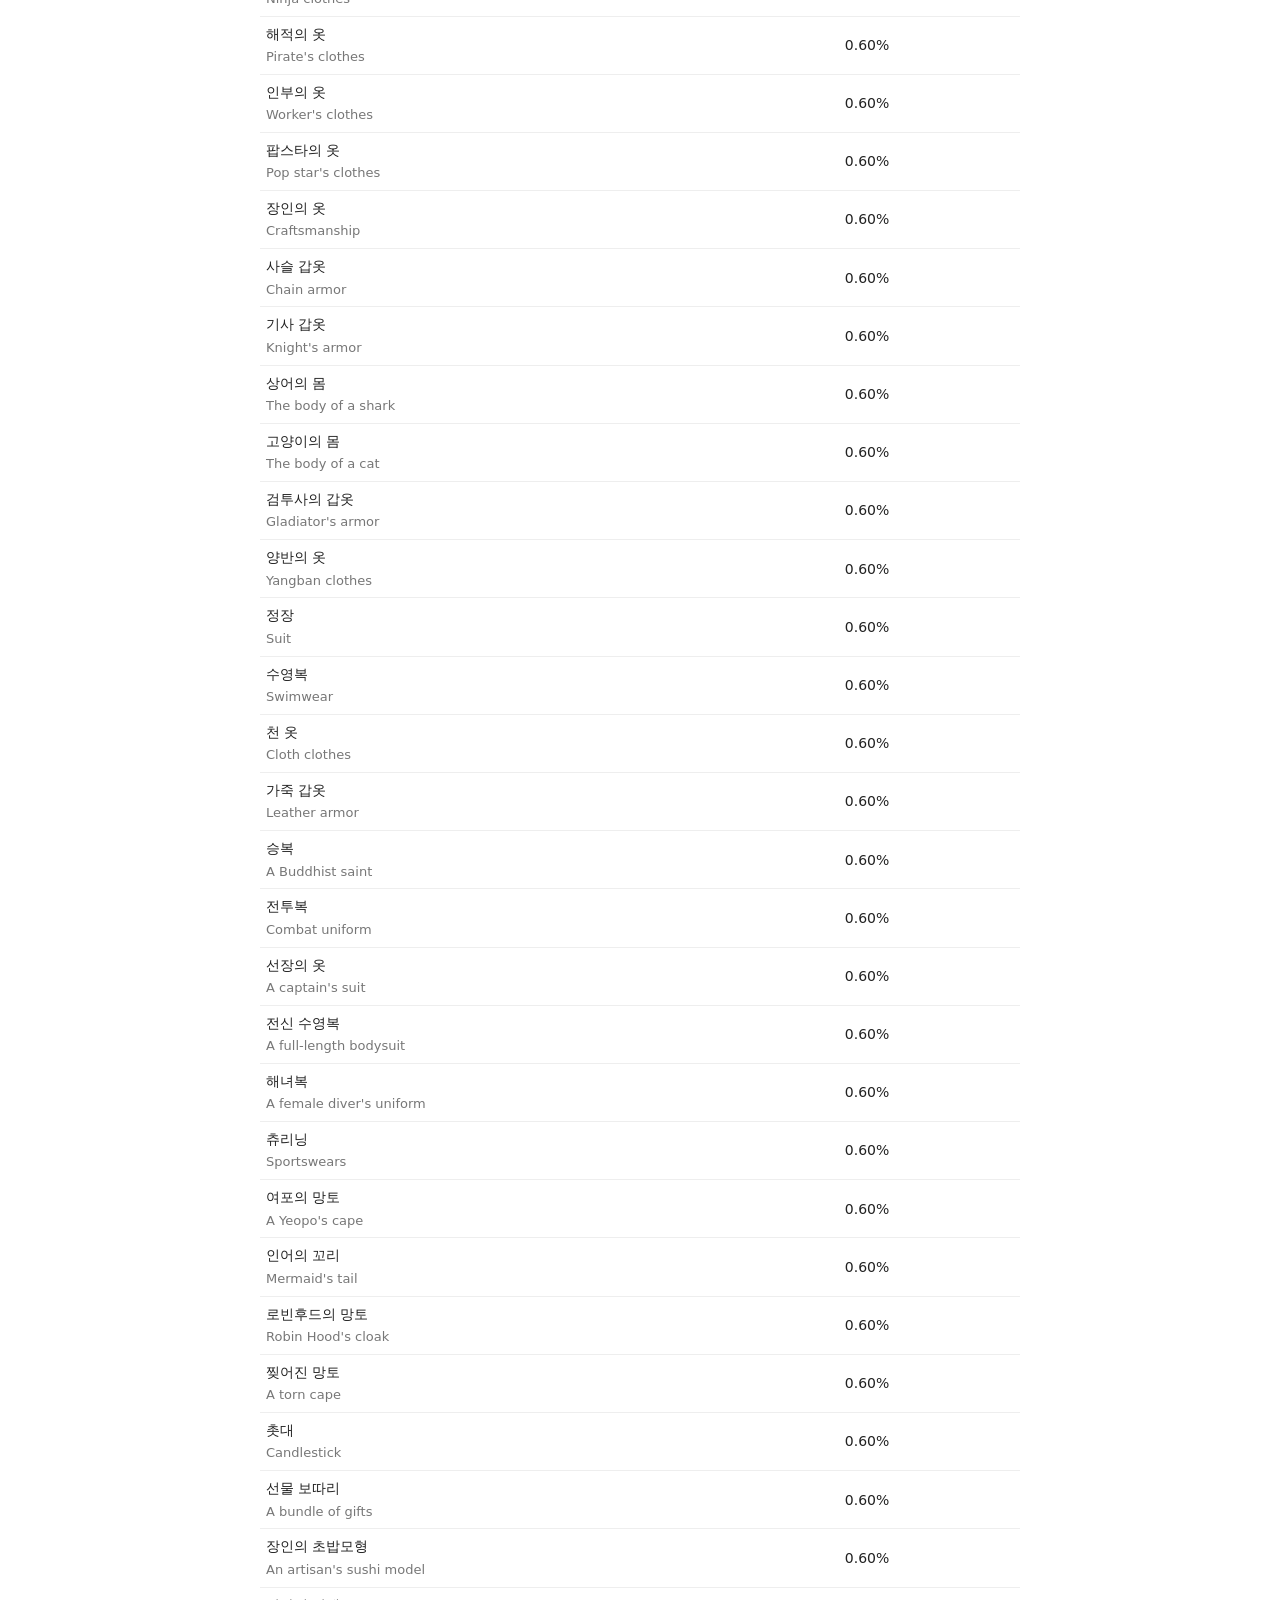
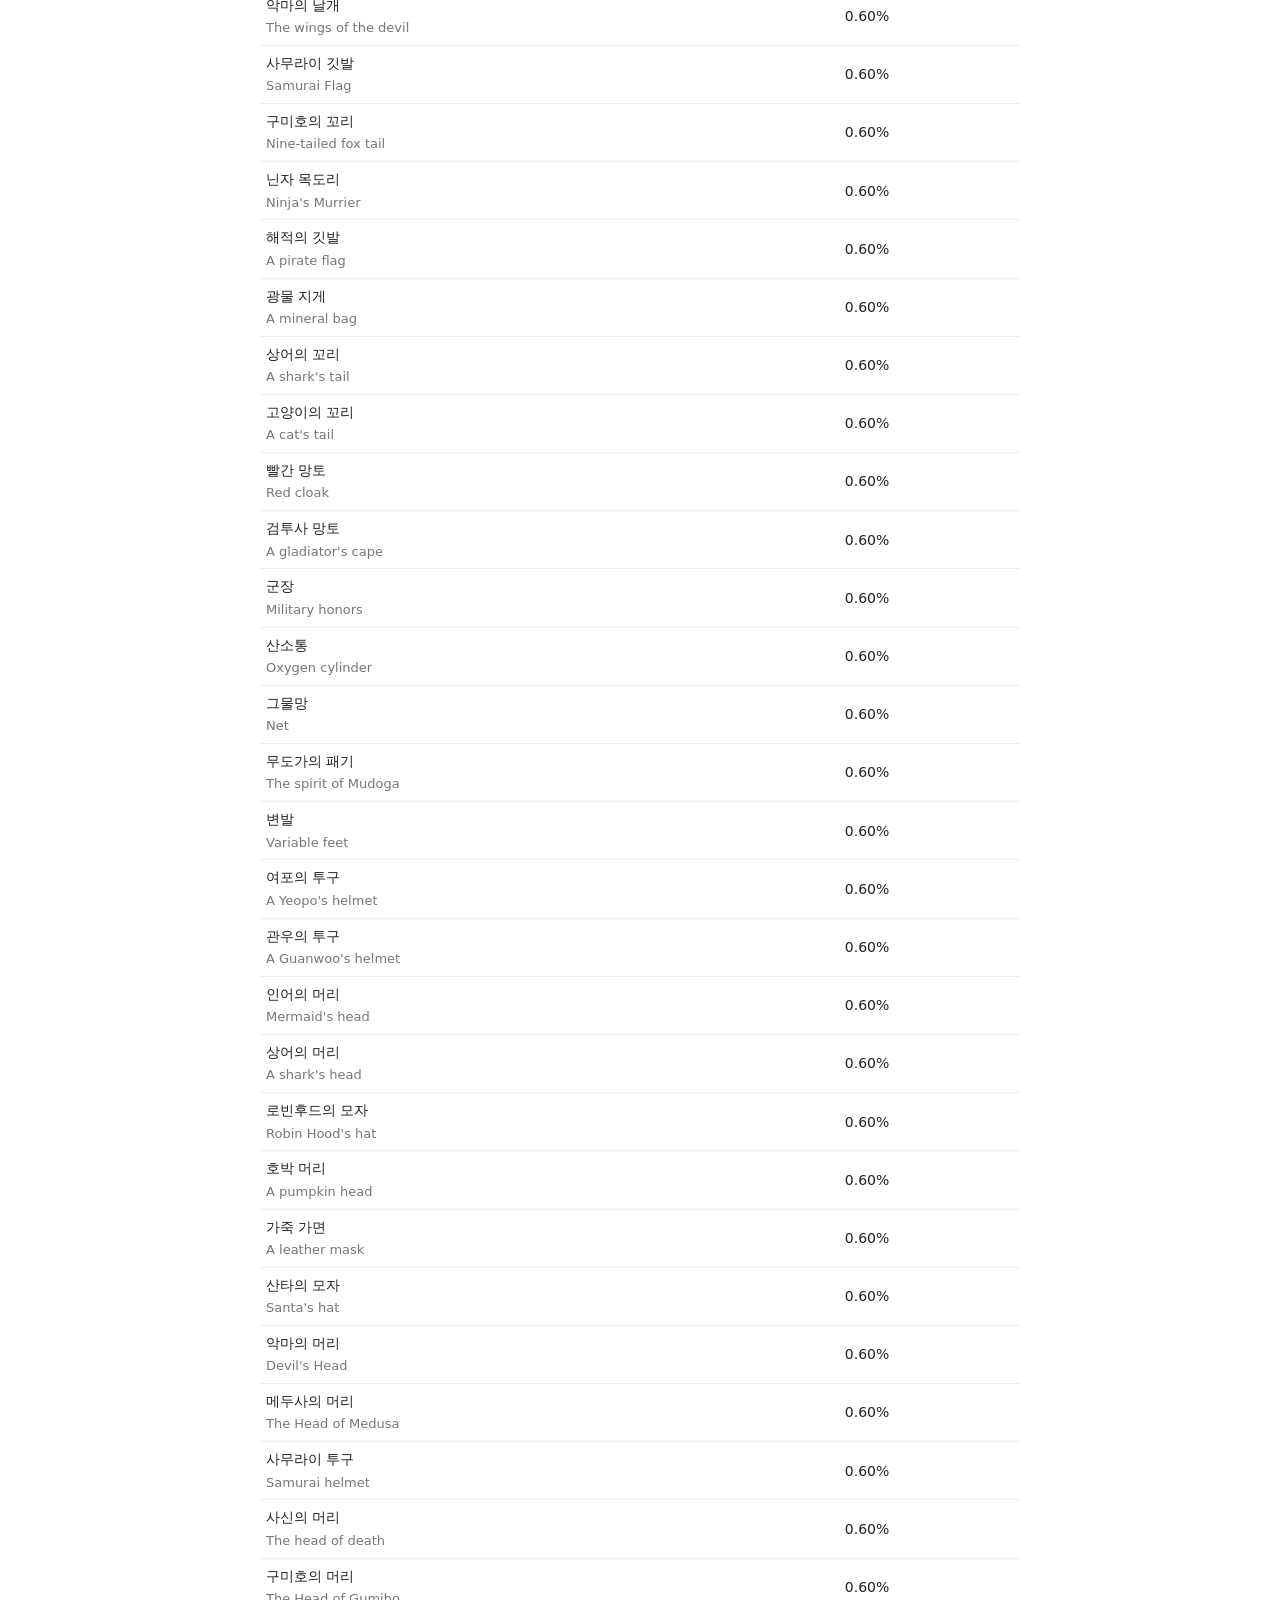
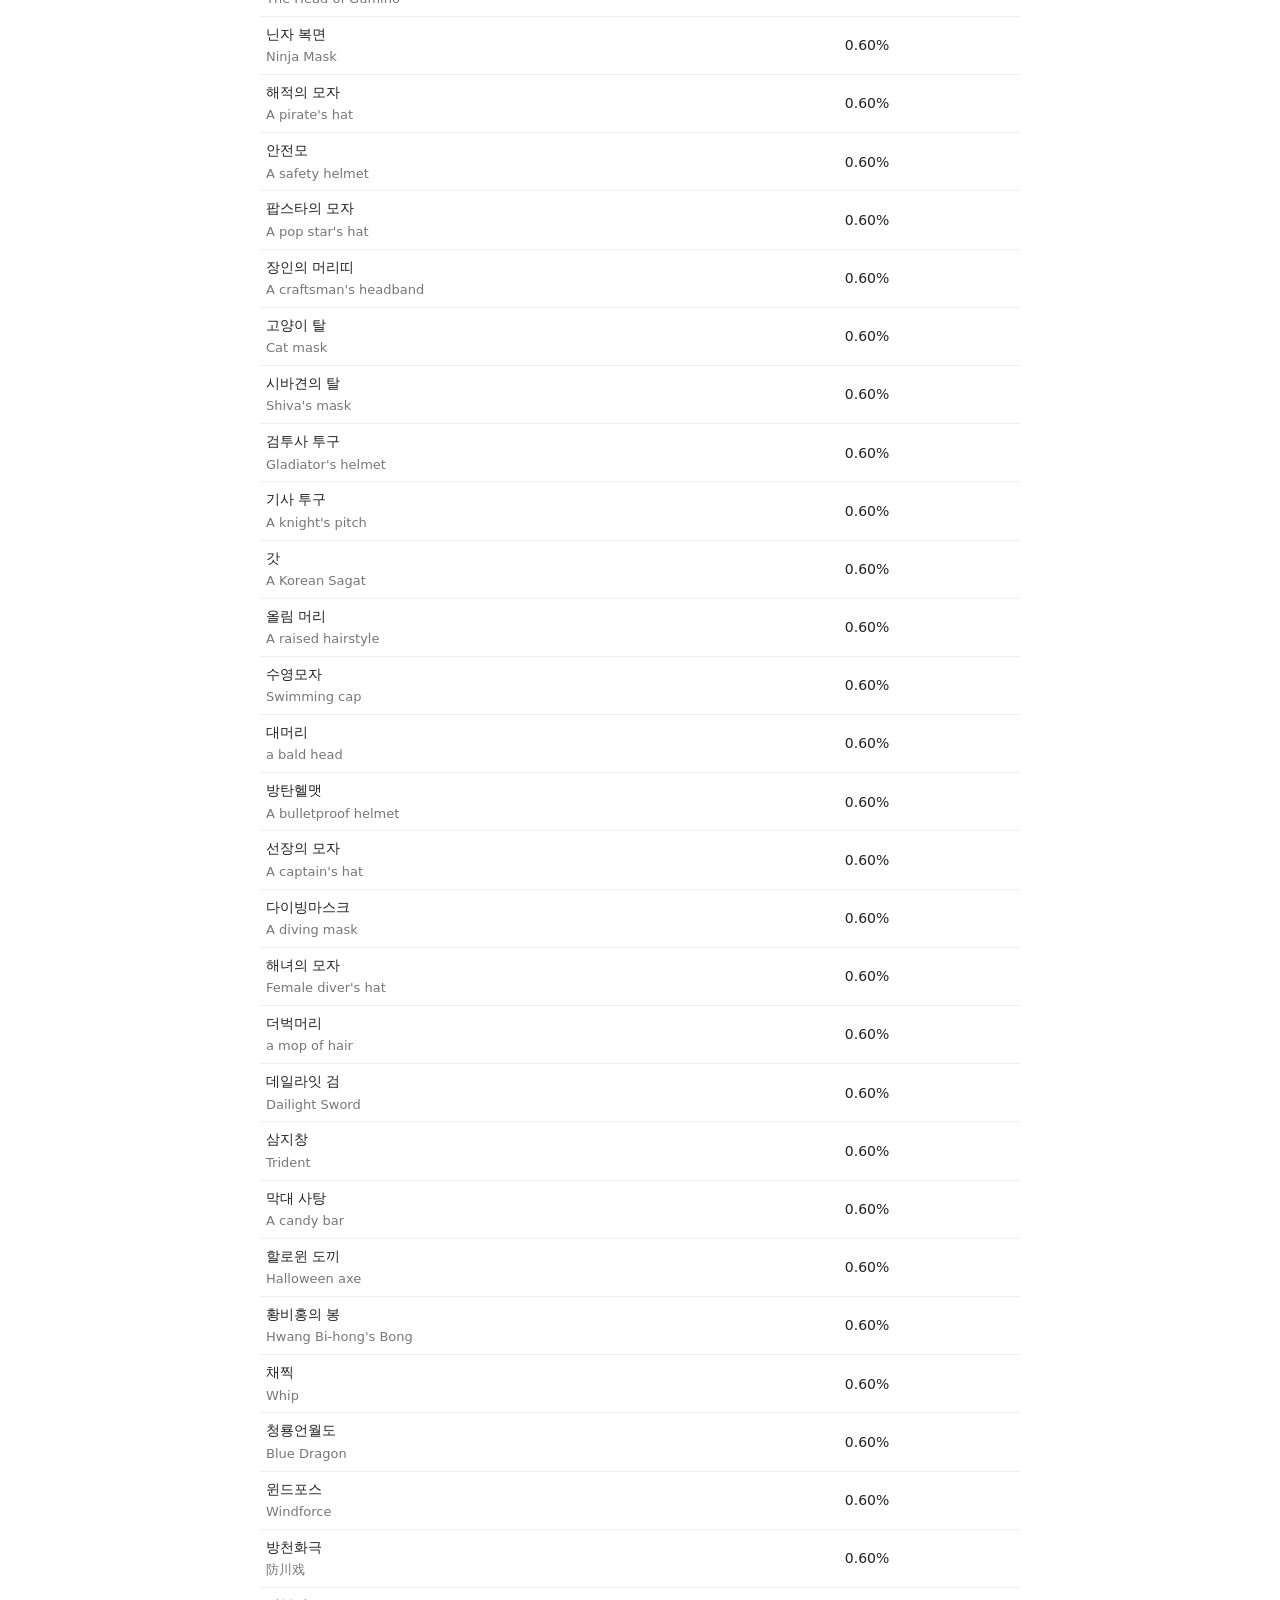
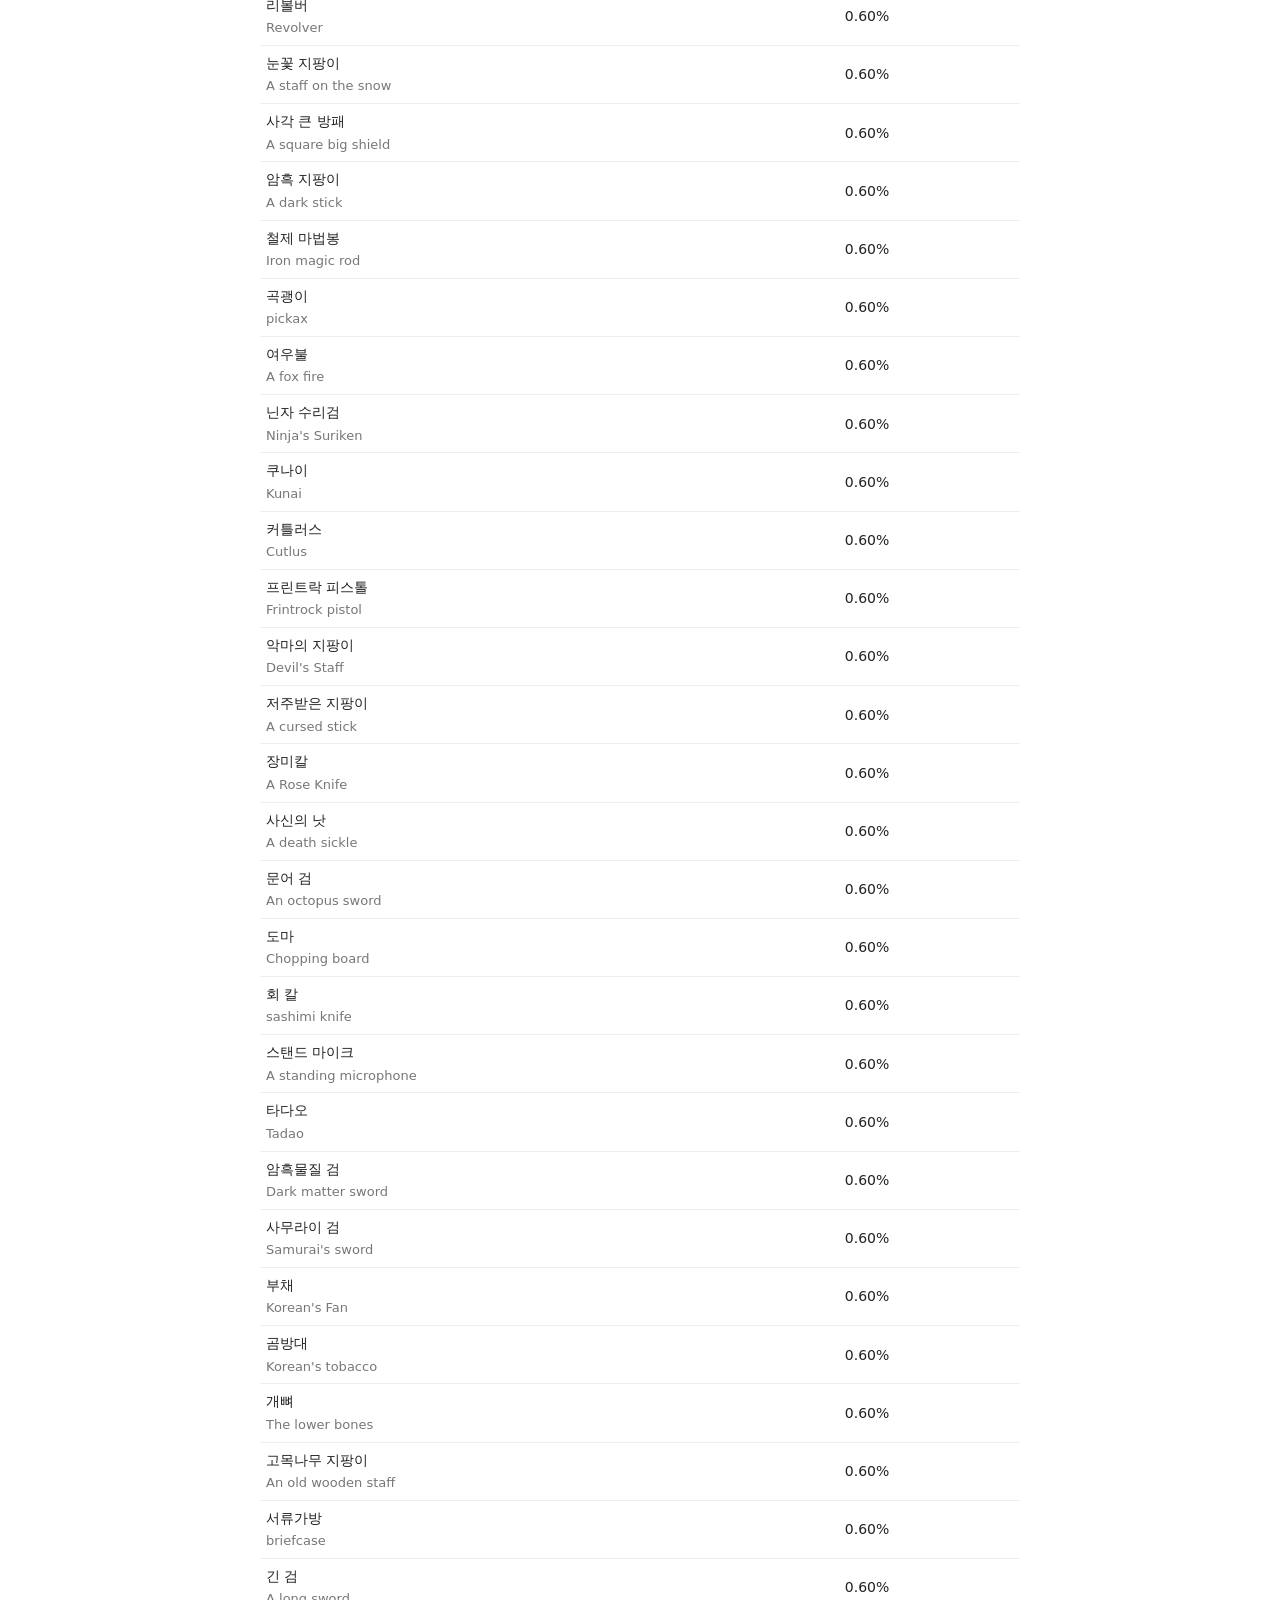
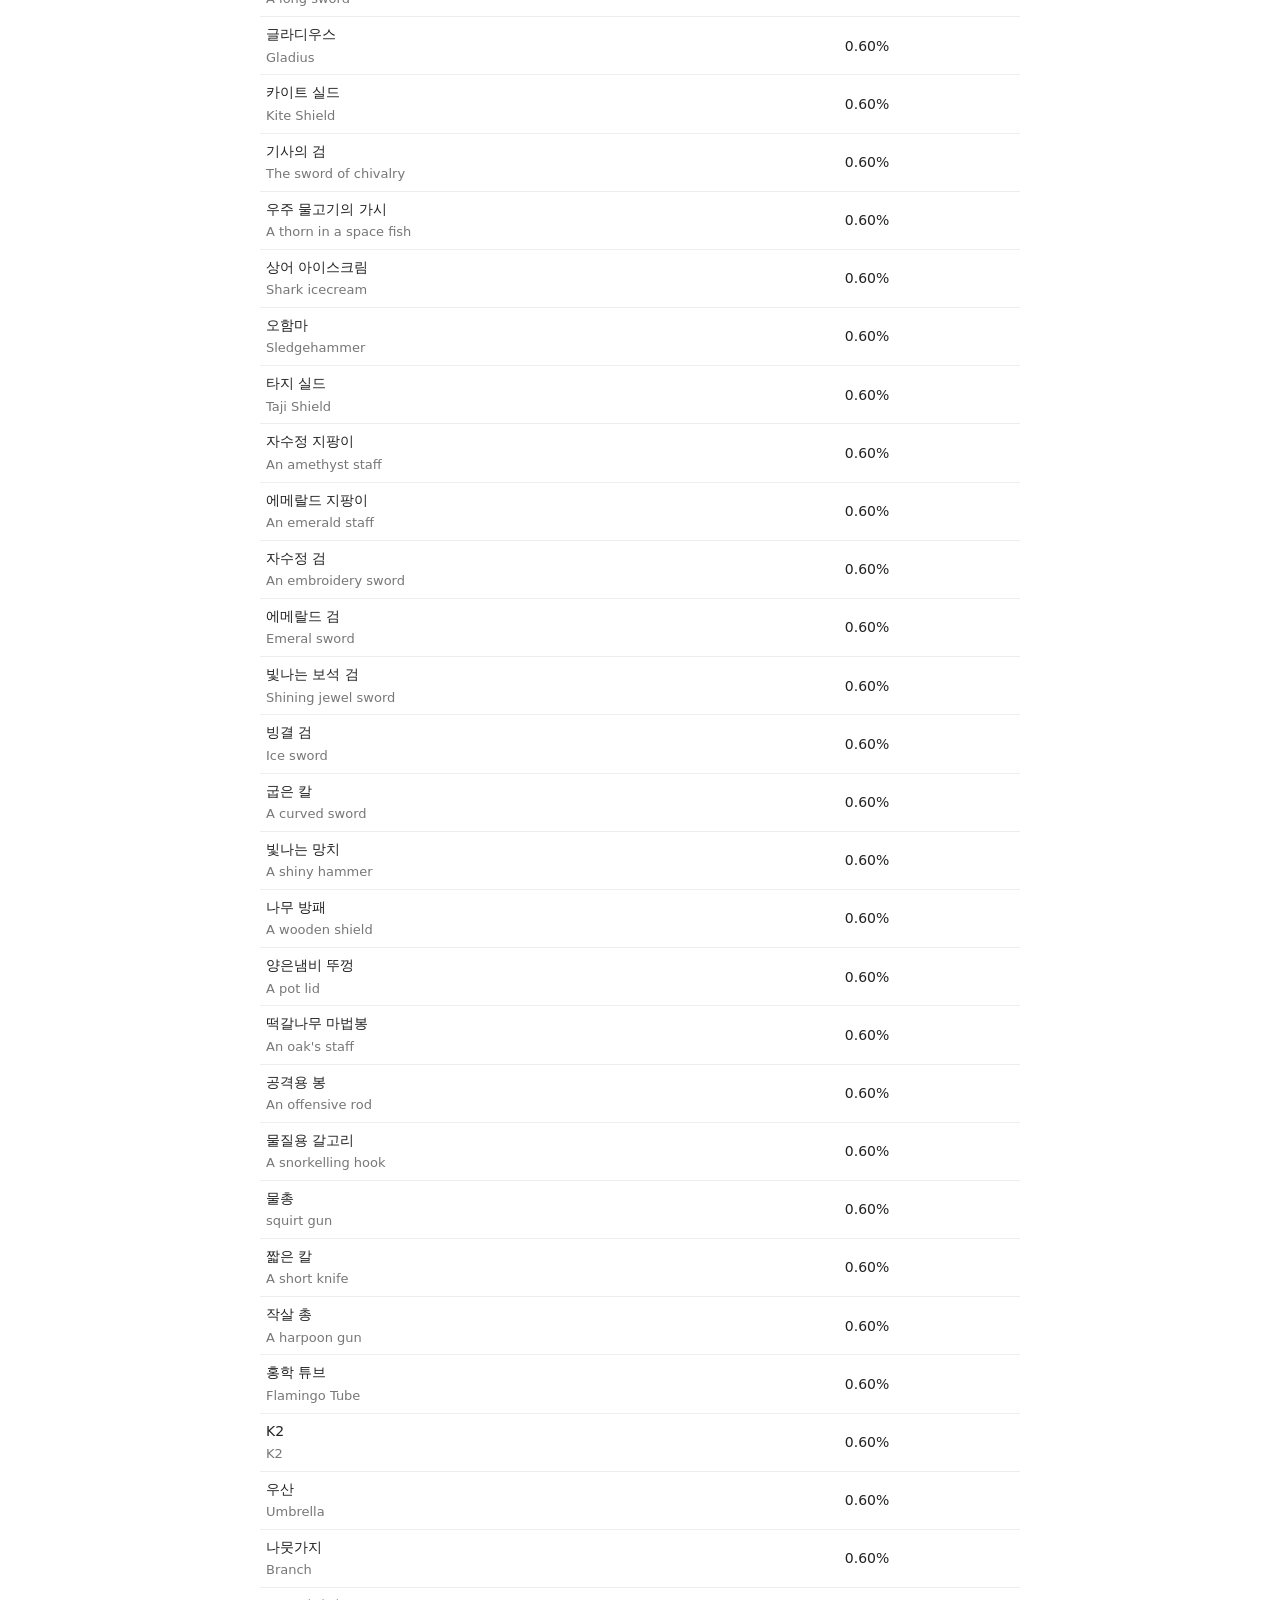
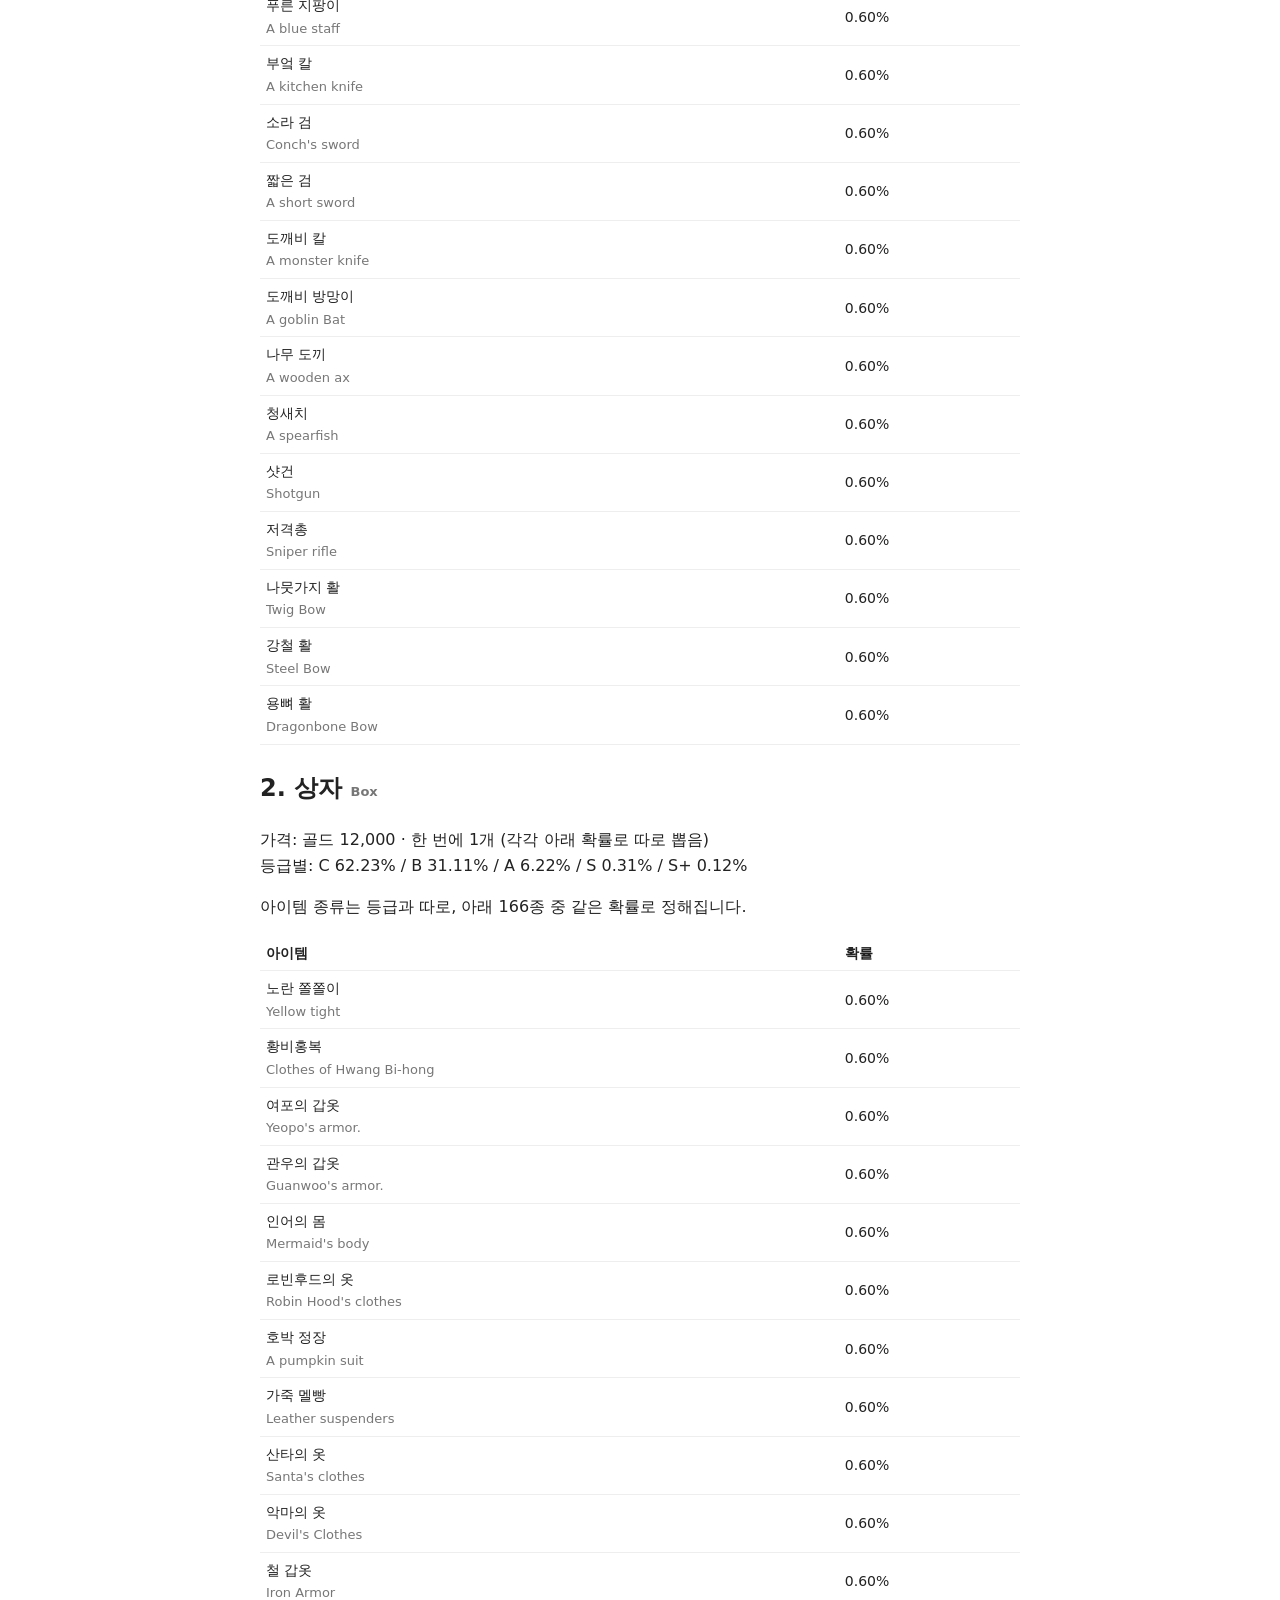
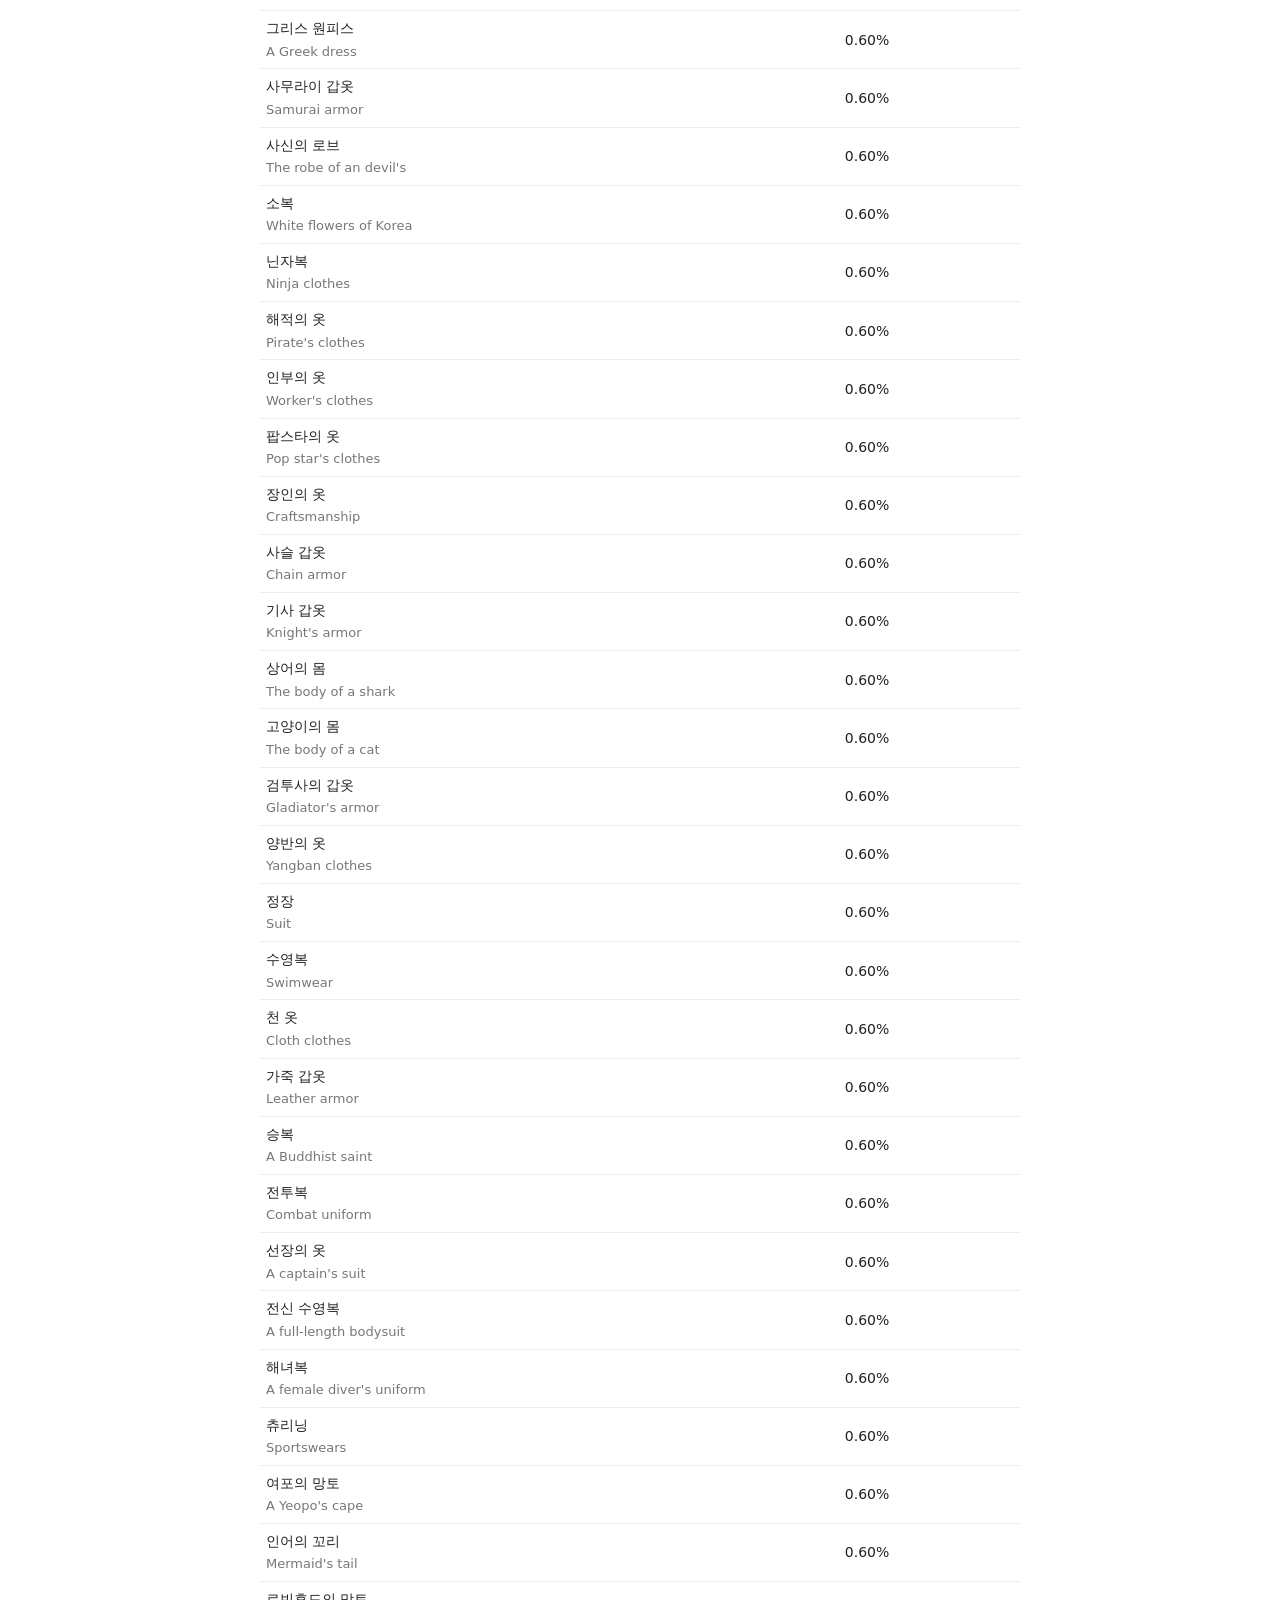
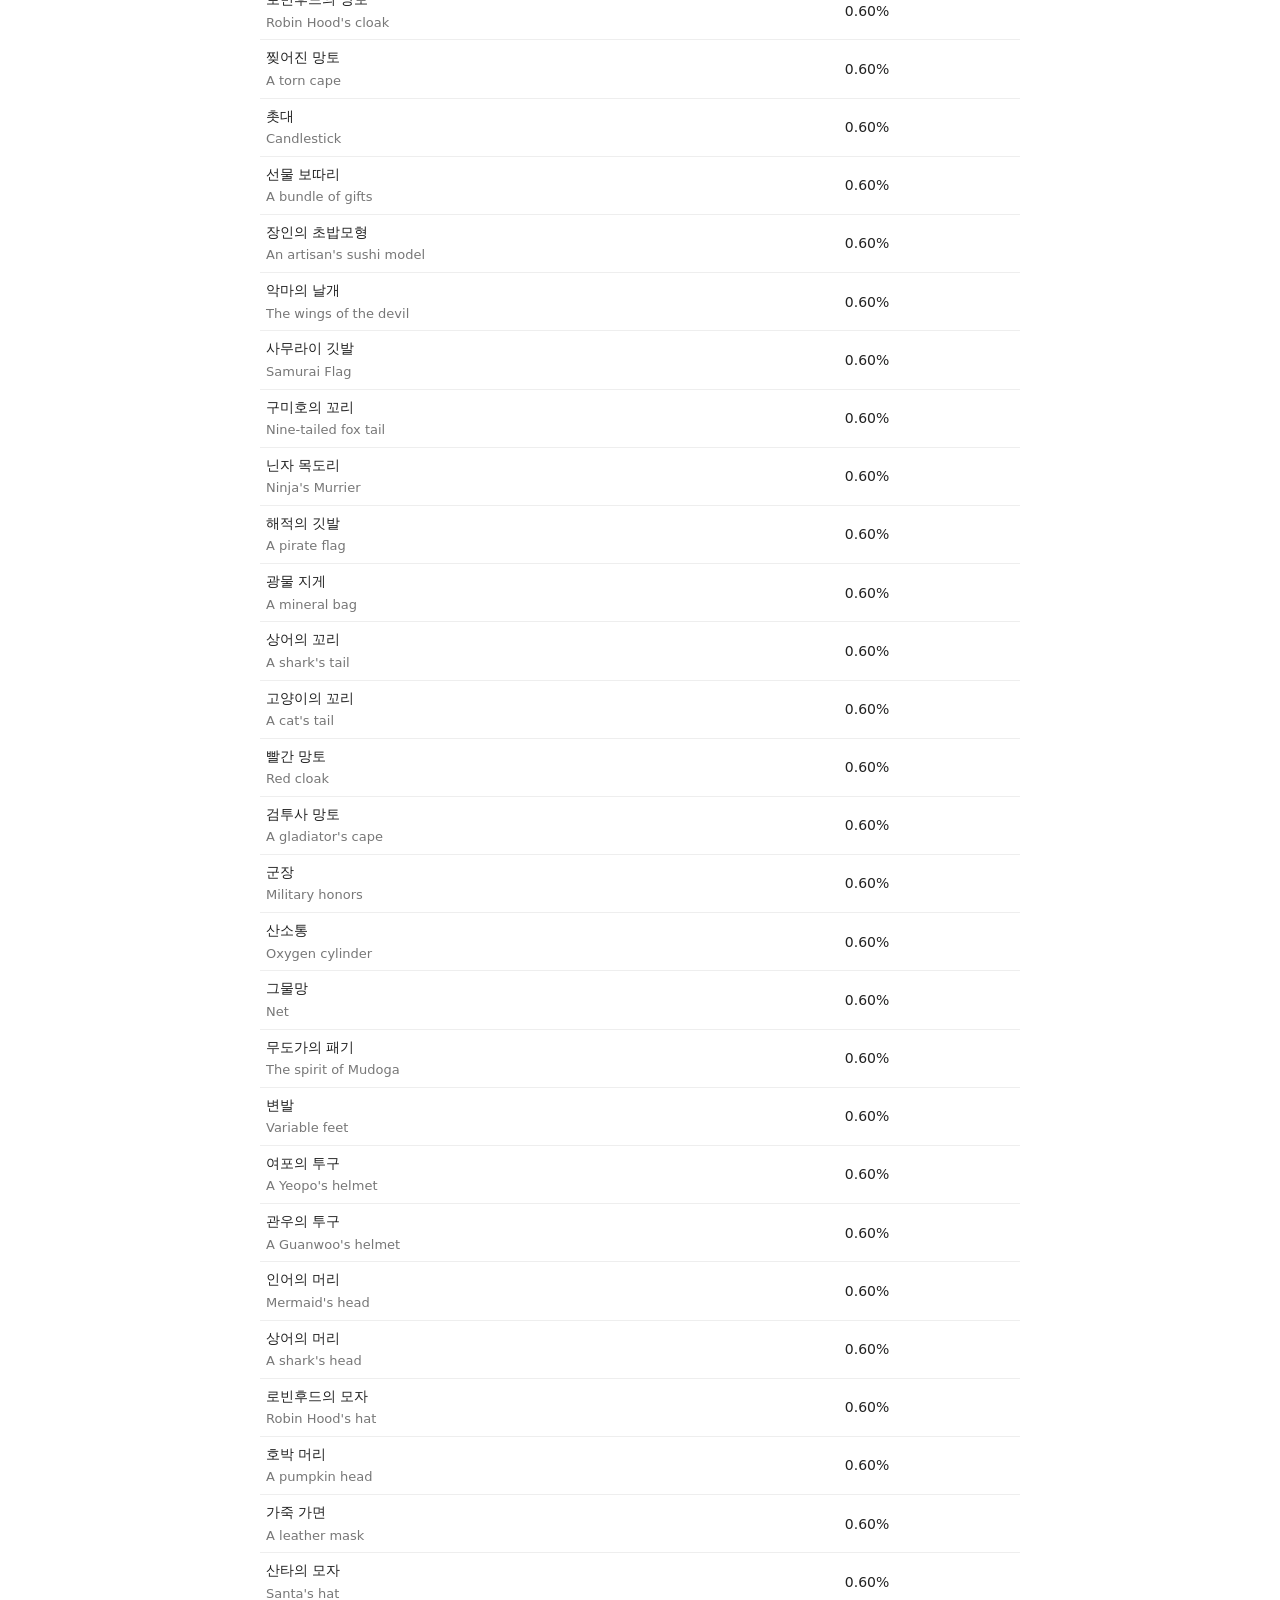
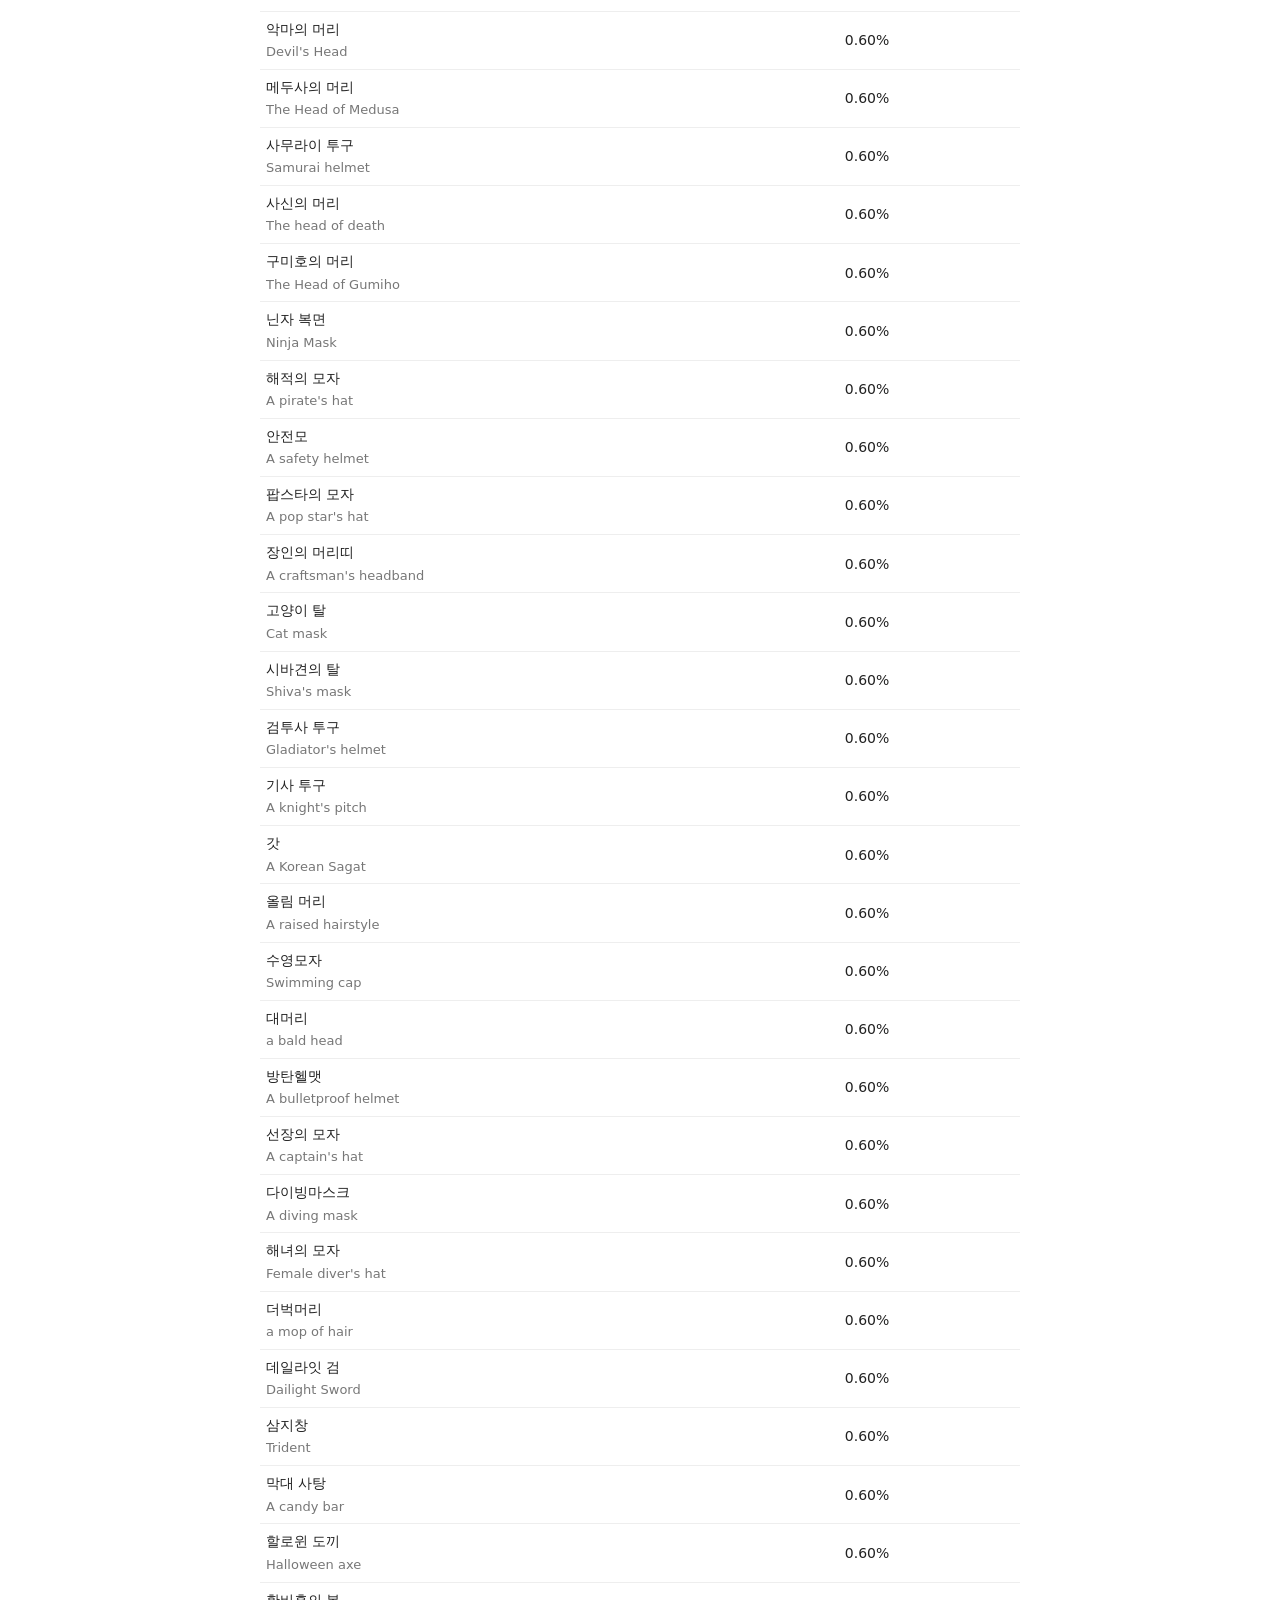
<file: runrun/probability.html>
<!doctype html>
<html lang="ko"><head><meta charset="utf-8"><meta name="viewport" content="width=device-width, initial-scale=1">
<title>인류 대재앙에서 살아남기 확률 정보 / Item box odds</title>
<style>body{font-family:-apple-system,system-ui,sans-serif;max-width:760px;margin:32px auto;padding:0 16px;color:#222;line-height:1.6}table{border-collapse:collapse;width:100%;font-size:14px;margin-bottom:24px}th,td{border-bottom:1px solid #eee;padding:6px;text-align:left}.m{color:#777;font-size:13px}</style></head>
<body>
<h1>인류 대재앙에서 살아남기 - 생선 싫어해 아이템 상자 확률 정보</h1>
<p>시행일: 2026년 10월 2일 · 게임 안 잡화점의 상자에서 나오는 장비의 등급과 종류별 확률입니다. 등급과 종류는 따로 뽑습니다. 확률은 소수점 셋째 자리에서 반올림했습니다. 아래 확률은 천장이 오기 전 한 번마다의 확률입니다.</p>
<p>천장(확정 획득): 장비 상자(골드·루비·광고·무료·라운드 보상 상자 모두 함께 셈)를 10번 여는 동안 A 이상이 나오지 않으면 10번째는 A, 50번 여는 동안 S 이상이 나오지 않으면 50번째는 S가 나옵니다(둘이 겹치면 S). A 이상이 나오면 A 횟수가, S 이상이 나오면 두 횟수가 처음부터 다시 셉니다. 남은 횟수는 상자 구매 창에 보입니다. 수량·기간 제한은 없습니다.</p>
<p class=m>Odds for every item box in the in-game shop. Grade and item kind are drawn separately. Rounded to two decimals. Odds are per open before pity.</p>
<p class=m>Pity: across all equipment boxes, if no A or better drops in 10 opens the 10th is A; if no S or better drops in 50 opens the 50th is S. Counters reset on a natural hit and are shown in the purchase window. No quantity or time limits.</p>
<h2>1. 무료 상자 <span class=m>Free Box</span></h2><p>가격: 광고 시청 · 한 번에 1개 (각각 아래 확률로 따로 뽑음)<br>등급별: C 62.23% / B 31.11% / A 6.22% / S 0.31% / S+ 0.12%</p><p>아이템 종류는 등급과 따로, 아래 166종 중 같은 확률로 정해집니다.</p><table><tr><th>아이템</th><th>확률</th></tr><tr><td>노란 쫄쫄이<br><span class=m>Yellow tight</span></td><td>0.60%</td></tr><tr><td>황비홍복<br><span class=m>Clothes of Hwang Bi-hong</span></td><td>0.60%</td></tr><tr><td>여포의 갑옷<br><span class=m>Yeopo&#x27;s armor.</span></td><td>0.60%</td></tr><tr><td>관우의 갑옷<br><span class=m>Guanwoo&#x27;s armor.</span></td><td>0.60%</td></tr><tr><td>인어의 몸<br><span class=m>Mermaid&#x27;s body</span></td><td>0.60%</td></tr><tr><td>로빈후드의 옷<br><span class=m>Robin Hood&#x27;s clothes</span></td><td>0.60%</td></tr><tr><td>호박 정장<br><span class=m>A pumpkin suit</span></td><td>0.60%</td></tr><tr><td>가죽 멜빵<br><span class=m>Leather suspenders</span></td><td>0.60%</td></tr><tr><td>산타의 옷<br><span class=m>Santa&#x27;s clothes</span></td><td>0.60%</td></tr><tr><td>악마의 옷<br><span class=m>Devil&#x27;s Clothes</span></td><td>0.60%</td></tr><tr><td>철 갑옷<br><span class=m>Iron Armor</span></td><td>0.60%</td></tr><tr><td>그리스 원피스<br><span class=m>A Greek dress</span></td><td>0.60%</td></tr><tr><td>사무라이 갑옷<br><span class=m>Samurai armor</span></td><td>0.60%</td></tr><tr><td>사신의 로브<br><span class=m>The robe of an devil&#x27;s</span></td><td>0.60%</td></tr><tr><td>소복<br><span class=m>White flowers of Korea</span></td><td>0.60%</td></tr><tr><td>닌자복<br><span class=m>Ninja clothes</span></td><td>0.60%</td></tr><tr><td>해적의 옷<br><span class=m>Pirate&#x27;s clothes</span></td><td>0.60%</td></tr><tr><td>인부의 옷<br><span class=m>Worker&#x27;s clothes</span></td><td>0.60%</td></tr><tr><td>팝스타의 옷<br><span class=m>Pop star&#x27;s clothes</span></td><td>0.60%</td></tr><tr><td>장인의 옷<br><span class=m>Craftsmanship</span></td><td>0.60%</td></tr><tr><td>사슬 갑옷<br><span class=m>Chain armor</span></td><td>0.60%</td></tr><tr><td>기사 갑옷<br><span class=m>Knight&#x27;s armor</span></td><td>0.60%</td></tr><tr><td>상어의 몸<br><span class=m>The body of a shark</span></td><td>0.60%</td></tr><tr><td>고양이의 몸<br><span class=m>The body of a cat</span></td><td>0.60%</td></tr><tr><td>검투사의 갑옷<br><span class=m>Gladiator&#x27;s armor</span></td><td>0.60%</td></tr><tr><td>양반의 옷<br><span class=m>Yangban clothes</span></td><td>0.60%</td></tr><tr><td>정장<br><span class=m>Suit</span></td><td>0.60%</td></tr><tr><td>수영복<br><span class=m>Swimwear</span></td><td>0.60%</td></tr><tr><td>천 옷<br><span class=m>Cloth clothes</span></td><td>0.60%</td></tr><tr><td>가죽 갑옷<br><span class=m>Leather armor</span></td><td>0.60%</td></tr><tr><td>승복<br><span class=m>A Buddhist saint</span></td><td>0.60%</td></tr><tr><td>전투복<br><span class=m>Combat uniform</span></td><td>0.60%</td></tr><tr><td>선장의 옷<br><span class=m>A captain&#x27;s suit</span></td><td>0.60%</td></tr><tr><td>전신 수영복<br><span class=m>A full-length bodysuit</span></td><td>0.60%</td></tr><tr><td>해녀복<br><span class=m>A female diver&#x27;s uniform</span></td><td>0.60%</td></tr><tr><td>츄리닝<br><span class=m>Sportswears</span></td><td>0.60%</td></tr><tr><td>여포의 망토<br><span class=m>A Yeopo&#x27;s cape</span></td><td>0.60%</td></tr><tr><td>인어의 꼬리<br><span class=m>Mermaid&#x27;s tail</span></td><td>0.60%</td></tr><tr><td>로빈후드의 망토<br><span class=m>Robin Hood&#x27;s cloak</span></td><td>0.60%</td></tr><tr><td>찢어진 망토<br><span class=m>A torn cape</span></td><td>0.60%</td></tr><tr><td>촛대<br><span class=m>Candlestick</span></td><td>0.60%</td></tr><tr><td>선물 보따리<br><span class=m>A bundle of gifts</span></td><td>0.60%</td></tr><tr><td>장인의 초밥모형<br><span class=m>An artisan&#x27;s sushi model</span></td><td>0.60%</td></tr><tr><td>악마의 날개<br><span class=m>The wings of the devil</span></td><td>0.60%</td></tr><tr><td>사무라이 깃발<br><span class=m>Samurai Flag</span></td><td>0.60%</td></tr><tr><td>구미호의 꼬리<br><span class=m>Nine-tailed fox tail</span></td><td>0.60%</td></tr><tr><td>닌자 목도리<br><span class=m>Ninja&#x27;s Murrier</span></td><td>0.60%</td></tr><tr><td>해적의 깃발<br><span class=m>A pirate flag</span></td><td>0.60%</td></tr><tr><td>광물 지게<br><span class=m>A mineral bag</span></td><td>0.60%</td></tr><tr><td>상어의 꼬리<br><span class=m>A shark&#x27;s tail</span></td><td>0.60%</td></tr><tr><td>고양이의 꼬리<br><span class=m>A cat&#x27;s tail</span></td><td>0.60%</td></tr><tr><td>빨간 망토<br><span class=m>Red cloak</span></td><td>0.60%</td></tr><tr><td>검투사 망토<br><span class=m>A gladiator&#x27;s cape</span></td><td>0.60%</td></tr><tr><td>군장<br><span class=m>Military honors</span></td><td>0.60%</td></tr><tr><td>산소통<br><span class=m>Oxygen cylinder</span></td><td>0.60%</td></tr><tr><td>그물망<br><span class=m>Net</span></td><td>0.60%</td></tr><tr><td>무도가의 패기<br><span class=m>The spirit of Mudoga</span></td><td>0.60%</td></tr><tr><td>변발<br><span class=m>Variable feet</span></td><td>0.60%</td></tr><tr><td>여포의 투구<br><span class=m>A Yeopo&#x27;s helmet</span></td><td>0.60%</td></tr><tr><td>관우의 투구<br><span class=m>A Guanwoo&#x27;s helmet</span></td><td>0.60%</td></tr><tr><td>인어의 머리<br><span class=m>Mermaid&#x27;s head</span></td><td>0.60%</td></tr><tr><td>상어의 머리<br><span class=m>A shark&#x27;s head</span></td><td>0.60%</td></tr><tr><td>로빈후드의 모자<br><span class=m>Robin Hood&#x27;s hat</span></td><td>0.60%</td></tr><tr><td>호박 머리<br><span class=m>A pumpkin head</span></td><td>0.60%</td></tr><tr><td>가죽 가면<br><span class=m>A leather mask</span></td><td>0.60%</td></tr><tr><td>산타의 모자<br><span class=m>Santa&#x27;s hat</span></td><td>0.60%</td></tr><tr><td>악마의 머리<br><span class=m>Devil&#x27;s Head</span></td><td>0.60%</td></tr><tr><td>메두사의 머리<br><span class=m>The Head of Medusa</span></td><td>0.60%</td></tr><tr><td>사무라이 투구<br><span class=m>Samurai helmet</span></td><td>0.60%</td></tr><tr><td>사신의 머리<br><span class=m>The head of death</span></td><td>0.60%</td></tr><tr><td>구미호의 머리<br><span class=m>The Head of Gumiho</span></td><td>0.60%</td></tr><tr><td>닌자 복면<br><span class=m>Ninja Mask</span></td><td>0.60%</td></tr><tr><td>해적의 모자<br><span class=m>A pirate&#x27;s hat</span></td><td>0.60%</td></tr><tr><td>안전모<br><span class=m>A safety helmet</span></td><td>0.60%</td></tr><tr><td>팝스타의 모자<br><span class=m>A pop star&#x27;s hat</span></td><td>0.60%</td></tr><tr><td>장인의 머리띠<br><span class=m>A craftsman&#x27;s headband</span></td><td>0.60%</td></tr><tr><td>고양이 탈<br><span class=m>Cat mask</span></td><td>0.60%</td></tr><tr><td>시바견의 탈<br><span class=m>Shiva&#x27;s mask</span></td><td>0.60%</td></tr><tr><td>검투사 투구<br><span class=m>Gladiator&#x27;s helmet</span></td><td>0.60%</td></tr><tr><td>기사 투구<br><span class=m>A knight&#x27;s pitch</span></td><td>0.60%</td></tr><tr><td>갓<br><span class=m>A Korean Sagat</span></td><td>0.60%</td></tr><tr><td>올림 머리<br><span class=m>A raised hairstyle</span></td><td>0.60%</td></tr><tr><td>수영모자<br><span class=m>Swimming cap</span></td><td>0.60%</td></tr><tr><td>대머리<br><span class=m>a bald head</span></td><td>0.60%</td></tr><tr><td>방탄헬맷<br><span class=m>A bulletproof helmet</span></td><td>0.60%</td></tr><tr><td>선장의 모자<br><span class=m>A captain&#x27;s hat</span></td><td>0.60%</td></tr><tr><td>다이빙마스크<br><span class=m>A diving mask</span></td><td>0.60%</td></tr><tr><td>해녀의 모자<br><span class=m>Female diver&#x27;s hat</span></td><td>0.60%</td></tr><tr><td>더벅머리<br><span class=m>a mop of hair</span></td><td>0.60%</td></tr><tr><td>데일라잇 검<br><span class=m>Dailight Sword</span></td><td>0.60%</td></tr><tr><td>삼지창<br><span class=m>Trident</span></td><td>0.60%</td></tr><tr><td>막대 사탕<br><span class=m>A candy bar</span></td><td>0.60%</td></tr><tr><td>할로윈 도끼<br><span class=m>Halloween axe</span></td><td>0.60%</td></tr><tr><td>황비홍의 봉<br><span class=m>Hwang Bi-hong&#x27;s Bong</span></td><td>0.60%</td></tr><tr><td>채찍<br><span class=m>Whip</span></td><td>0.60%</td></tr><tr><td>청룡언월도<br><span class=m>Blue Dragon</span></td><td>0.60%</td></tr><tr><td>윈드포스<br><span class=m>Windforce</span></td><td>0.60%</td></tr><tr><td>방천화극<br><span class=m>防川戏</span></td><td>0.60%</td></tr><tr><td>리볼버<br><span class=m>Revolver</span></td><td>0.60%</td></tr><tr><td>눈꽃 지팡이<br><span class=m>A staff on the snow</span></td><td>0.60%</td></tr><tr><td>사각 큰 방패<br><span class=m>A square big shield</span></td><td>0.60%</td></tr><tr><td>암흑 지팡이<br><span class=m>A dark stick</span></td><td>0.60%</td></tr><tr><td>철제 마법봉<br><span class=m>Iron magic rod</span></td><td>0.60%</td></tr><tr><td>곡괭이<br><span class=m>pickax</span></td><td>0.60%</td></tr><tr><td>여우불<br><span class=m>A fox fire</span></td><td>0.60%</td></tr><tr><td>닌자 수리검<br><span class=m>Ninja&#x27;s Suriken</span></td><td>0.60%</td></tr><tr><td>쿠나이<br><span class=m>Kunai</span></td><td>0.60%</td></tr><tr><td>커틀러스<br><span class=m>Cutlus</span></td><td>0.60%</td></tr><tr><td>프린트락 피스톨<br><span class=m>Frintrock pistol</span></td><td>0.60%</td></tr><tr><td>악마의 지팡이<br><span class=m>Devil&#x27;s Staff</span></td><td>0.60%</td></tr><tr><td>저주받은 지팡이<br><span class=m>A cursed stick</span></td><td>0.60%</td></tr><tr><td>장미칼<br><span class=m>A Rose Knife</span></td><td>0.60%</td></tr><tr><td>사신의 낫<br><span class=m>A death sickle</span></td><td>0.60%</td></tr><tr><td>문어 검<br><span class=m>An octopus sword</span></td><td>0.60%</td></tr><tr><td>도마<br><span class=m>Chopping board</span></td><td>0.60%</td></tr><tr><td>회 칼<br><span class=m>sashimi knife</span></td><td>0.60%</td></tr><tr><td>스탠드 마이크<br><span class=m>A standing microphone</span></td><td>0.60%</td></tr><tr><td>타다오<br><span class=m>Tadao</span></td><td>0.60%</td></tr><tr><td>암흑물질 검<br><span class=m>Dark matter sword</span></td><td>0.60%</td></tr><tr><td>사무라이 검<br><span class=m>Samurai&#x27;s sword</span></td><td>0.60%</td></tr><tr><td>부채<br><span class=m>Korean&#x27;s Fan</span></td><td>0.60%</td></tr><tr><td>곰방대<br><span class=m>Korean&#x27;s tobacco</span></td><td>0.60%</td></tr><tr><td>개뼈<br><span class=m>The lower bones</span></td><td>0.60%</td></tr><tr><td>고목나무 지팡이<br><span class=m>An old wooden staff</span></td><td>0.60%</td></tr><tr><td>서류가방<br><span class=m>briefcase</span></td><td>0.60%</td></tr><tr><td>긴 검<br><span class=m>A long sword</span></td><td>0.60%</td></tr><tr><td>글라디우스<br><span class=m>Gladius</span></td><td>0.60%</td></tr><tr><td>카이트 실드<br><span class=m>Kite Shield</span></td><td>0.60%</td></tr><tr><td>기사의 검<br><span class=m>The sword of chivalry</span></td><td>0.60%</td></tr><tr><td>우주 물고기의 가시<br><span class=m>A thorn in a space fish</span></td><td>0.60%</td></tr><tr><td>상어 아이스크림<br><span class=m>Shark icecream</span></td><td>0.60%</td></tr><tr><td>오함마<br><span class=m>Sledgehammer</span></td><td>0.60%</td></tr><tr><td>타지 실드<br><span class=m>Taji Shield</span></td><td>0.60%</td></tr><tr><td>자수정 지팡이<br><span class=m>An amethyst staff</span></td><td>0.60%</td></tr><tr><td>에메랄드 지팡이<br><span class=m>An emerald staff</span></td><td>0.60%</td></tr><tr><td>자수정 검<br><span class=m>An embroidery sword</span></td><td>0.60%</td></tr><tr><td>에메랄드 검<br><span class=m>Emeral sword</span></td><td>0.60%</td></tr><tr><td>빛나는 보석 검<br><span class=m>Shining jewel sword</span></td><td>0.60%</td></tr><tr><td>빙결 검<br><span class=m>Ice sword</span></td><td>0.60%</td></tr><tr><td>굽은 칼<br><span class=m>A curved sword</span></td><td>0.60%</td></tr><tr><td>빛나는 망치<br><span class=m>A shiny hammer</span></td><td>0.60%</td></tr><tr><td>나무 방패<br><span class=m>A wooden shield</span></td><td>0.60%</td></tr><tr><td>양은냄비 뚜껑<br><span class=m>A pot lid</span></td><td>0.60%</td></tr><tr><td>떡갈나무 마법봉<br><span class=m>An oak&#x27;s staff</span></td><td>0.60%</td></tr><tr><td>공격용 봉<br><span class=m>An offensive rod</span></td><td>0.60%</td></tr><tr><td>물질용 갈고리<br><span class=m>A snorkelling hook</span></td><td>0.60%</td></tr><tr><td>물총<br><span class=m>squirt gun</span></td><td>0.60%</td></tr><tr><td>짧은 칼<br><span class=m>A short knife</span></td><td>0.60%</td></tr><tr><td>작살 총<br><span class=m>A harpoon gun</span></td><td>0.60%</td></tr><tr><td>홍학 튜브<br><span class=m>Flamingo Tube</span></td><td>0.60%</td></tr><tr><td>K2<br><span class=m>K2</span></td><td>0.60%</td></tr><tr><td>우산<br><span class=m>Umbrella</span></td><td>0.60%</td></tr><tr><td>나뭇가지<br><span class=m>Branch</span></td><td>0.60%</td></tr><tr><td>푸른 지팡이<br><span class=m>A blue staff</span></td><td>0.60%</td></tr><tr><td>부엌 칼<br><span class=m>A kitchen knife</span></td><td>0.60%</td></tr><tr><td>소라 검<br><span class=m>Conch&#x27;s sword</span></td><td>0.60%</td></tr><tr><td>짧은 검<br><span class=m>A short sword</span></td><td>0.60%</td></tr><tr><td>도깨비 칼<br><span class=m>A monster knife</span></td><td>0.60%</td></tr><tr><td>도깨비 방망이<br><span class=m>A goblin Bat</span></td><td>0.60%</td></tr><tr><td>나무 도끼<br><span class=m>A wooden ax</span></td><td>0.60%</td></tr><tr><td>청새치<br><span class=m>A spearfish</span></td><td>0.60%</td></tr><tr><td>샷건<br><span class=m>Shotgun</span></td><td>0.60%</td></tr><tr><td>저격총<br><span class=m>Sniper rifle</span></td><td>0.60%</td></tr><tr><td>나뭇가지 활<br><span class=m>Twig Bow</span></td><td>0.60%</td></tr><tr><td>강철 활<br><span class=m>Steel Bow</span></td><td>0.60%</td></tr><tr><td>용뼈 활<br><span class=m>Dragonbone Bow</span></td><td>0.60%</td></tr></table><h2>2. 상자 <span class=m>Box</span></h2><p>가격: 골드 12,000 · 한 번에 1개 (각각 아래 확률로 따로 뽑음)<br>등급별: C 62.23% / B 31.11% / A 6.22% / S 0.31% / S+ 0.12%</p><p>아이템 종류는 등급과 따로, 아래 166종 중 같은 확률로 정해집니다.</p><table><tr><th>아이템</th><th>확률</th></tr><tr><td>노란 쫄쫄이<br><span class=m>Yellow tight</span></td><td>0.60%</td></tr><tr><td>황비홍복<br><span class=m>Clothes of Hwang Bi-hong</span></td><td>0.60%</td></tr><tr><td>여포의 갑옷<br><span class=m>Yeopo&#x27;s armor.</span></td><td>0.60%</td></tr><tr><td>관우의 갑옷<br><span class=m>Guanwoo&#x27;s armor.</span></td><td>0.60%</td></tr><tr><td>인어의 몸<br><span class=m>Mermaid&#x27;s body</span></td><td>0.60%</td></tr><tr><td>로빈후드의 옷<br><span class=m>Robin Hood&#x27;s clothes</span></td><td>0.60%</td></tr><tr><td>호박 정장<br><span class=m>A pumpkin suit</span></td><td>0.60%</td></tr><tr><td>가죽 멜빵<br><span class=m>Leather suspenders</span></td><td>0.60%</td></tr><tr><td>산타의 옷<br><span class=m>Santa&#x27;s clothes</span></td><td>0.60%</td></tr><tr><td>악마의 옷<br><span class=m>Devil&#x27;s Clothes</span></td><td>0.60%</td></tr><tr><td>철 갑옷<br><span class=m>Iron Armor</span></td><td>0.60%</td></tr><tr><td>그리스 원피스<br><span class=m>A Greek dress</span></td><td>0.60%</td></tr><tr><td>사무라이 갑옷<br><span class=m>Samurai armor</span></td><td>0.60%</td></tr><tr><td>사신의 로브<br><span class=m>The robe of an devil&#x27;s</span></td><td>0.60%</td></tr><tr><td>소복<br><span class=m>White flowers of Korea</span></td><td>0.60%</td></tr><tr><td>닌자복<br><span class=m>Ninja clothes</span></td><td>0.60%</td></tr><tr><td>해적의 옷<br><span class=m>Pirate&#x27;s clothes</span></td><td>0.60%</td></tr><tr><td>인부의 옷<br><span class=m>Worker&#x27;s clothes</span></td><td>0.60%</td></tr><tr><td>팝스타의 옷<br><span class=m>Pop star&#x27;s clothes</span></td><td>0.60%</td></tr><tr><td>장인의 옷<br><span class=m>Craftsmanship</span></td><td>0.60%</td></tr><tr><td>사슬 갑옷<br><span class=m>Chain armor</span></td><td>0.60%</td></tr><tr><td>기사 갑옷<br><span class=m>Knight&#x27;s armor</span></td><td>0.60%</td></tr><tr><td>상어의 몸<br><span class=m>The body of a shark</span></td><td>0.60%</td></tr><tr><td>고양이의 몸<br><span class=m>The body of a cat</span></td><td>0.60%</td></tr><tr><td>검투사의 갑옷<br><span class=m>Gladiator&#x27;s armor</span></td><td>0.60%</td></tr><tr><td>양반의 옷<br><span class=m>Yangban clothes</span></td><td>0.60%</td></tr><tr><td>정장<br><span class=m>Suit</span></td><td>0.60%</td></tr><tr><td>수영복<br><span class=m>Swimwear</span></td><td>0.60%</td></tr><tr><td>천 옷<br><span class=m>Cloth clothes</span></td><td>0.60%</td></tr><tr><td>가죽 갑옷<br><span class=m>Leather armor</span></td><td>0.60%</td></tr><tr><td>승복<br><span class=m>A Buddhist saint</span></td><td>0.60%</td></tr><tr><td>전투복<br><span class=m>Combat uniform</span></td><td>0.60%</td></tr><tr><td>선장의 옷<br><span class=m>A captain&#x27;s suit</span></td><td>0.60%</td></tr><tr><td>전신 수영복<br><span class=m>A full-length bodysuit</span></td><td>0.60%</td></tr><tr><td>해녀복<br><span class=m>A female diver&#x27;s uniform</span></td><td>0.60%</td></tr><tr><td>츄리닝<br><span class=m>Sportswears</span></td><td>0.60%</td></tr><tr><td>여포의 망토<br><span class=m>A Yeopo&#x27;s cape</span></td><td>0.60%</td></tr><tr><td>인어의 꼬리<br><span class=m>Mermaid&#x27;s tail</span></td><td>0.60%</td></tr><tr><td>로빈후드의 망토<br><span class=m>Robin Hood&#x27;s cloak</span></td><td>0.60%</td></tr><tr><td>찢어진 망토<br><span class=m>A torn cape</span></td><td>0.60%</td></tr><tr><td>촛대<br><span class=m>Candlestick</span></td><td>0.60%</td></tr><tr><td>선물 보따리<br><span class=m>A bundle of gifts</span></td><td>0.60%</td></tr><tr><td>장인의 초밥모형<br><span class=m>An artisan&#x27;s sushi model</span></td><td>0.60%</td></tr><tr><td>악마의 날개<br><span class=m>The wings of the devil</span></td><td>0.60%</td></tr><tr><td>사무라이 깃발<br><span class=m>Samurai Flag</span></td><td>0.60%</td></tr><tr><td>구미호의 꼬리<br><span class=m>Nine-tailed fox tail</span></td><td>0.60%</td></tr><tr><td>닌자 목도리<br><span class=m>Ninja&#x27;s Murrier</span></td><td>0.60%</td></tr><tr><td>해적의 깃발<br><span class=m>A pirate flag</span></td><td>0.60%</td></tr><tr><td>광물 지게<br><span class=m>A mineral bag</span></td><td>0.60%</td></tr><tr><td>상어의 꼬리<br><span class=m>A shark&#x27;s tail</span></td><td>0.60%</td></tr><tr><td>고양이의 꼬리<br><span class=m>A cat&#x27;s tail</span></td><td>0.60%</td></tr><tr><td>빨간 망토<br><span class=m>Red cloak</span></td><td>0.60%</td></tr><tr><td>검투사 망토<br><span class=m>A gladiator&#x27;s cape</span></td><td>0.60%</td></tr><tr><td>군장<br><span class=m>Military honors</span></td><td>0.60%</td></tr><tr><td>산소통<br><span class=m>Oxygen cylinder</span></td><td>0.60%</td></tr><tr><td>그물망<br><span class=m>Net</span></td><td>0.60%</td></tr><tr><td>무도가의 패기<br><span class=m>The spirit of Mudoga</span></td><td>0.60%</td></tr><tr><td>변발<br><span class=m>Variable feet</span></td><td>0.60%</td></tr><tr><td>여포의 투구<br><span class=m>A Yeopo&#x27;s helmet</span></td><td>0.60%</td></tr><tr><td>관우의 투구<br><span class=m>A Guanwoo&#x27;s helmet</span></td><td>0.60%</td></tr><tr><td>인어의 머리<br><span class=m>Mermaid&#x27;s head</span></td><td>0.60%</td></tr><tr><td>상어의 머리<br><span class=m>A shark&#x27;s head</span></td><td>0.60%</td></tr><tr><td>로빈후드의 모자<br><span class=m>Robin Hood&#x27;s hat</span></td><td>0.60%</td></tr><tr><td>호박 머리<br><span class=m>A pumpkin head</span></td><td>0.60%</td></tr><tr><td>가죽 가면<br><span class=m>A leather mask</span></td><td>0.60%</td></tr><tr><td>산타의 모자<br><span class=m>Santa&#x27;s hat</span></td><td>0.60%</td></tr><tr><td>악마의 머리<br><span class=m>Devil&#x27;s Head</span></td><td>0.60%</td></tr><tr><td>메두사의 머리<br><span class=m>The Head of Medusa</span></td><td>0.60%</td></tr><tr><td>사무라이 투구<br><span class=m>Samurai helmet</span></td><td>0.60%</td></tr><tr><td>사신의 머리<br><span class=m>The head of death</span></td><td>0.60%</td></tr><tr><td>구미호의 머리<br><span class=m>The Head of Gumiho</span></td><td>0.60%</td></tr><tr><td>닌자 복면<br><span class=m>Ninja Mask</span></td><td>0.60%</td></tr><tr><td>해적의 모자<br><span class=m>A pirate&#x27;s hat</span></td><td>0.60%</td></tr><tr><td>안전모<br><span class=m>A safety helmet</span></td><td>0.60%</td></tr><tr><td>팝스타의 모자<br><span class=m>A pop star&#x27;s hat</span></td><td>0.60%</td></tr><tr><td>장인의 머리띠<br><span class=m>A craftsman&#x27;s headband</span></td><td>0.60%</td></tr><tr><td>고양이 탈<br><span class=m>Cat mask</span></td><td>0.60%</td></tr><tr><td>시바견의 탈<br><span class=m>Shiva&#x27;s mask</span></td><td>0.60%</td></tr><tr><td>검투사 투구<br><span class=m>Gladiator&#x27;s helmet</span></td><td>0.60%</td></tr><tr><td>기사 투구<br><span class=m>A knight&#x27;s pitch</span></td><td>0.60%</td></tr><tr><td>갓<br><span class=m>A Korean Sagat</span></td><td>0.60%</td></tr><tr><td>올림 머리<br><span class=m>A raised hairstyle</span></td><td>0.60%</td></tr><tr><td>수영모자<br><span class=m>Swimming cap</span></td><td>0.60%</td></tr><tr><td>대머리<br><span class=m>a bald head</span></td><td>0.60%</td></tr><tr><td>방탄헬맷<br><span class=m>A bulletproof helmet</span></td><td>0.60%</td></tr><tr><td>선장의 모자<br><span class=m>A captain&#x27;s hat</span></td><td>0.60%</td></tr><tr><td>다이빙마스크<br><span class=m>A diving mask</span></td><td>0.60%</td></tr><tr><td>해녀의 모자<br><span class=m>Female diver&#x27;s hat</span></td><td>0.60%</td></tr><tr><td>더벅머리<br><span class=m>a mop of hair</span></td><td>0.60%</td></tr><tr><td>데일라잇 검<br><span class=m>Dailight Sword</span></td><td>0.60%</td></tr><tr><td>삼지창<br><span class=m>Trident</span></td><td>0.60%</td></tr><tr><td>막대 사탕<br><span class=m>A candy bar</span></td><td>0.60%</td></tr><tr><td>할로윈 도끼<br><span class=m>Halloween axe</span></td><td>0.60%</td></tr><tr><td>황비홍의 봉<br><span class=m>Hwang Bi-hong&#x27;s Bong</span></td><td>0.60%</td></tr><tr><td>채찍<br><span class=m>Whip</span></td><td>0.60%</td></tr><tr><td>청룡언월도<br><span class=m>Blue Dragon</span></td><td>0.60%</td></tr><tr><td>윈드포스<br><span class=m>Windforce</span></td><td>0.60%</td></tr><tr><td>방천화극<br><span class=m>防川戏</span></td><td>0.60%</td></tr><tr><td>리볼버<br><span class=m>Revolver</span></td><td>0.60%</td></tr><tr><td>눈꽃 지팡이<br><span class=m>A staff on the snow</span></td><td>0.60%</td></tr><tr><td>사각 큰 방패<br><span class=m>A square big shield</span></td><td>0.60%</td></tr><tr><td>암흑 지팡이<br><span class=m>A dark stick</span></td><td>0.60%</td></tr><tr><td>철제 마법봉<br><span class=m>Iron magic rod</span></td><td>0.60%</td></tr><tr><td>곡괭이<br><span class=m>pickax</span></td><td>0.60%</td></tr><tr><td>여우불<br><span class=m>A fox fire</span></td><td>0.60%</td></tr><tr><td>닌자 수리검<br><span class=m>Ninja&#x27;s Suriken</span></td><td>0.60%</td></tr><tr><td>쿠나이<br><span class=m>Kunai</span></td><td>0.60%</td></tr><tr><td>커틀러스<br><span class=m>Cutlus</span></td><td>0.60%</td></tr><tr><td>프린트락 피스톨<br><span class=m>Frintrock pistol</span></td><td>0.60%</td></tr><tr><td>악마의 지팡이<br><span class=m>Devil&#x27;s Staff</span></td><td>0.60%</td></tr><tr><td>저주받은 지팡이<br><span class=m>A cursed stick</span></td><td>0.60%</td></tr><tr><td>장미칼<br><span class=m>A Rose Knife</span></td><td>0.60%</td></tr><tr><td>사신의 낫<br><span class=m>A death sickle</span></td><td>0.60%</td></tr><tr><td>문어 검<br><span class=m>An octopus sword</span></td><td>0.60%</td></tr><tr><td>도마<br><span class=m>Chopping board</span></td><td>0.60%</td></tr><tr><td>회 칼<br><span class=m>sashimi knife</span></td><td>0.60%</td></tr><tr><td>스탠드 마이크<br><span class=m>A standing microphone</span></td><td>0.60%</td></tr><tr><td>타다오<br><span class=m>Tadao</span></td><td>0.60%</td></tr><tr><td>암흑물질 검<br><span class=m>Dark matter sword</span></td><td>0.60%</td></tr><tr><td>사무라이 검<br><span class=m>Samurai&#x27;s sword</span></td><td>0.60%</td></tr><tr><td>부채<br><span class=m>Korean&#x27;s Fan</span></td><td>0.60%</td></tr><tr><td>곰방대<br><span class=m>Korean&#x27;s tobacco</span></td><td>0.60%</td></tr><tr><td>개뼈<br><span class=m>The lower bones</span></td><td>0.60%</td></tr><tr><td>고목나무 지팡이<br><span class=m>An old wooden staff</span></td><td>0.60%</td></tr><tr><td>서류가방<br><span class=m>briefcase</span></td><td>0.60%</td></tr><tr><td>긴 검<br><span class=m>A long sword</span></td><td>0.60%</td></tr><tr><td>글라디우스<br><span class=m>Gladius</span></td><td>0.60%</td></tr><tr><td>카이트 실드<br><span class=m>Kite Shield</span></td><td>0.60%</td></tr><tr><td>기사의 검<br><span class=m>The sword of chivalry</span></td><td>0.60%</td></tr><tr><td>우주 물고기의 가시<br><span class=m>A thorn in a space fish</span></td><td>0.60%</td></tr><tr><td>상어 아이스크림<br><span class=m>Shark icecream</span></td><td>0.60%</td></tr><tr><td>오함마<br><span class=m>Sledgehammer</span></td><td>0.60%</td></tr><tr><td>타지 실드<br><span class=m>Taji Shield</span></td><td>0.60%</td></tr><tr><td>자수정 지팡이<br><span class=m>An amethyst staff</span></td><td>0.60%</td></tr><tr><td>에메랄드 지팡이<br><span class=m>An emerald staff</span></td><td>0.60%</td></tr><tr><td>자수정 검<br><span class=m>An embroidery sword</span></td><td>0.60%</td></tr><tr><td>에메랄드 검<br><span class=m>Emeral sword</span></td><td>0.60%</td></tr><tr><td>빛나는 보석 검<br><span class=m>Shining jewel sword</span></td><td>0.60%</td></tr><tr><td>빙결 검<br><span class=m>Ice sword</span></td><td>0.60%</td></tr><tr><td>굽은 칼<br><span class=m>A curved sword</span></td><td>0.60%</td></tr><tr><td>빛나는 망치<br><span class=m>A shiny hammer</span></td><td>0.60%</td></tr><tr><td>나무 방패<br><span class=m>A wooden shield</span></td><td>0.60%</td></tr><tr><td>양은냄비 뚜껑<br><span class=m>A pot lid</span></td><td>0.60%</td></tr><tr><td>떡갈나무 마법봉<br><span class=m>An oak&#x27;s staff</span></td><td>0.60%</td></tr><tr><td>공격용 봉<br><span class=m>An offensive rod</span></td><td>0.60%</td></tr><tr><td>물질용 갈고리<br><span class=m>A snorkelling hook</span></td><td>0.60%</td></tr><tr><td>물총<br><span class=m>squirt gun</span></td><td>0.60%</td></tr><tr><td>짧은 칼<br><span class=m>A short knife</span></td><td>0.60%</td></tr><tr><td>작살 총<br><span class=m>A harpoon gun</span></td><td>0.60%</td></tr><tr><td>홍학 튜브<br><span class=m>Flamingo Tube</span></td><td>0.60%</td></tr><tr><td>K2<br><span class=m>K2</span></td><td>0.60%</td></tr><tr><td>우산<br><span class=m>Umbrella</span></td><td>0.60%</td></tr><tr><td>나뭇가지<br><span class=m>Branch</span></td><td>0.60%</td></tr><tr><td>푸른 지팡이<br><span class=m>A blue staff</span></td><td>0.60%</td></tr><tr><td>부엌 칼<br><span class=m>A kitchen knife</span></td><td>0.60%</td></tr><tr><td>소라 검<br><span class=m>Conch&#x27;s sword</span></td><td>0.60%</td></tr><tr><td>짧은 검<br><span class=m>A short sword</span></td><td>0.60%</td></tr><tr><td>도깨비 칼<br><span class=m>A monster knife</span></td><td>0.60%</td></tr><tr><td>도깨비 방망이<br><span class=m>A goblin Bat</span></td><td>0.60%</td></tr><tr><td>나무 도끼<br><span class=m>A wooden ax</span></td><td>0.60%</td></tr><tr><td>청새치<br><span class=m>A spearfish</span></td><td>0.60%</td></tr><tr><td>샷건<br><span class=m>Shotgun</span></td><td>0.60%</td></tr><tr><td>저격총<br><span class=m>Sniper rifle</span></td><td>0.60%</td></tr><tr><td>나뭇가지 활<br><span class=m>Twig Bow</span></td><td>0.60%</td></tr><tr><td>강철 활<br><span class=m>Steel Bow</span></td><td>0.60%</td></tr><tr><td>용뼈 활<br><span class=m>Dragonbone Bow</span></td><td>0.60%</td></tr></table><h2>3. 매일 무료 상자 <span class=m>Daily Free Box</span></h2><p>가격: Free 0 · 한 번에 1개 (각각 아래 확률로 따로 뽑음)<br>등급별: C 62.23% / B 31.11% / A 6.22% / S 0.31% / S+ 0.12%</p><p>아이템 종류는 등급과 따로, 아래 166종 중 같은 확률로 정해집니다.</p><table><tr><th>아이템</th><th>확률</th></tr><tr><td>노란 쫄쫄이<br><span class=m>Yellow tight</span></td><td>0.60%</td></tr><tr><td>황비홍복<br><span class=m>Clothes of Hwang Bi-hong</span></td><td>0.60%</td></tr><tr><td>여포의 갑옷<br><span class=m>Yeopo&#x27;s armor.</span></td><td>0.60%</td></tr><tr><td>관우의 갑옷<br><span class=m>Guanwoo&#x27;s armor.</span></td><td>0.60%</td></tr><tr><td>인어의 몸<br><span class=m>Mermaid&#x27;s body</span></td><td>0.60%</td></tr><tr><td>로빈후드의 옷<br><span class=m>Robin Hood&#x27;s clothes</span></td><td>0.60%</td></tr><tr><td>호박 정장<br><span class=m>A pumpkin suit</span></td><td>0.60%</td></tr><tr><td>가죽 멜빵<br><span class=m>Leather suspenders</span></td><td>0.60%</td></tr><tr><td>산타의 옷<br><span class=m>Santa&#x27;s clothes</span></td><td>0.60%</td></tr><tr><td>악마의 옷<br><span class=m>Devil&#x27;s Clothes</span></td><td>0.60%</td></tr><tr><td>철 갑옷<br><span class=m>Iron Armor</span></td><td>0.60%</td></tr><tr><td>그리스 원피스<br><span class=m>A Greek dress</span></td><td>0.60%</td></tr><tr><td>사무라이 갑옷<br><span class=m>Samurai armor</span></td><td>0.60%</td></tr><tr><td>사신의 로브<br><span class=m>The robe of an devil&#x27;s</span></td><td>0.60%</td></tr><tr><td>소복<br><span class=m>White flowers of Korea</span></td><td>0.60%</td></tr><tr><td>닌자복<br><span class=m>Ninja clothes</span></td><td>0.60%</td></tr><tr><td>해적의 옷<br><span class=m>Pirate&#x27;s clothes</span></td><td>0.60%</td></tr><tr><td>인부의 옷<br><span class=m>Worker&#x27;s clothes</span></td><td>0.60%</td></tr><tr><td>팝스타의 옷<br><span class=m>Pop star&#x27;s clothes</span></td><td>0.60%</td></tr><tr><td>장인의 옷<br><span class=m>Craftsmanship</span></td><td>0.60%</td></tr><tr><td>사슬 갑옷<br><span class=m>Chain armor</span></td><td>0.60%</td></tr><tr><td>기사 갑옷<br><span class=m>Knight&#x27;s armor</span></td><td>0.60%</td></tr><tr><td>상어의 몸<br><span class=m>The body of a shark</span></td><td>0.60%</td></tr><tr><td>고양이의 몸<br><span class=m>The body of a cat</span></td><td>0.60%</td></tr><tr><td>검투사의 갑옷<br><span class=m>Gladiator&#x27;s armor</span></td><td>0.60%</td></tr><tr><td>양반의 옷<br><span class=m>Yangban clothes</span></td><td>0.60%</td></tr><tr><td>정장<br><span class=m>Suit</span></td><td>0.60%</td></tr><tr><td>수영복<br><span class=m>Swimwear</span></td><td>0.60%</td></tr><tr><td>천 옷<br><span class=m>Cloth clothes</span></td><td>0.60%</td></tr><tr><td>가죽 갑옷<br><span class=m>Leather armor</span></td><td>0.60%</td></tr><tr><td>승복<br><span class=m>A Buddhist saint</span></td><td>0.60%</td></tr><tr><td>전투복<br><span class=m>Combat uniform</span></td><td>0.60%</td></tr><tr><td>선장의 옷<br><span class=m>A captain&#x27;s suit</span></td><td>0.60%</td></tr><tr><td>전신 수영복<br><span class=m>A full-length bodysuit</span></td><td>0.60%</td></tr><tr><td>해녀복<br><span class=m>A female diver&#x27;s uniform</span></td><td>0.60%</td></tr><tr><td>츄리닝<br><span class=m>Sportswears</span></td><td>0.60%</td></tr><tr><td>여포의 망토<br><span class=m>A Yeopo&#x27;s cape</span></td><td>0.60%</td></tr><tr><td>인어의 꼬리<br><span class=m>Mermaid&#x27;s tail</span></td><td>0.60%</td></tr><tr><td>로빈후드의 망토<br><span class=m>Robin Hood&#x27;s cloak</span></td><td>0.60%</td></tr><tr><td>찢어진 망토<br><span class=m>A torn cape</span></td><td>0.60%</td></tr><tr><td>촛대<br><span class=m>Candlestick</span></td><td>0.60%</td></tr><tr><td>선물 보따리<br><span class=m>A bundle of gifts</span></td><td>0.60%</td></tr><tr><td>장인의 초밥모형<br><span class=m>An artisan&#x27;s sushi model</span></td><td>0.60%</td></tr><tr><td>악마의 날개<br><span class=m>The wings of the devil</span></td><td>0.60%</td></tr><tr><td>사무라이 깃발<br><span class=m>Samurai Flag</span></td><td>0.60%</td></tr><tr><td>구미호의 꼬리<br><span class=m>Nine-tailed fox tail</span></td><td>0.60%</td></tr><tr><td>닌자 목도리<br><span class=m>Ninja&#x27;s Murrier</span></td><td>0.60%</td></tr><tr><td>해적의 깃발<br><span class=m>A pirate flag</span></td><td>0.60%</td></tr><tr><td>광물 지게<br><span class=m>A mineral bag</span></td><td>0.60%</td></tr><tr><td>상어의 꼬리<br><span class=m>A shark&#x27;s tail</span></td><td>0.60%</td></tr><tr><td>고양이의 꼬리<br><span class=m>A cat&#x27;s tail</span></td><td>0.60%</td></tr><tr><td>빨간 망토<br><span class=m>Red cloak</span></td><td>0.60%</td></tr><tr><td>검투사 망토<br><span class=m>A gladiator&#x27;s cape</span></td><td>0.60%</td></tr><tr><td>군장<br><span class=m>Military honors</span></td><td>0.60%</td></tr><tr><td>산소통<br><span class=m>Oxygen cylinder</span></td><td>0.60%</td></tr><tr><td>그물망<br><span class=m>Net</span></td><td>0.60%</td></tr><tr><td>무도가의 패기<br><span class=m>The spirit of Mudoga</span></td><td>0.60%</td></tr><tr><td>변발<br><span class=m>Variable feet</span></td><td>0.60%</td></tr><tr><td>여포의 투구<br><span class=m>A Yeopo&#x27;s helmet</span></td><td>0.60%</td></tr><tr><td>관우의 투구<br><span class=m>A Guanwoo&#x27;s helmet</span></td><td>0.60%</td></tr><tr><td>인어의 머리<br><span class=m>Mermaid&#x27;s head</span></td><td>0.60%</td></tr><tr><td>상어의 머리<br><span class=m>A shark&#x27;s head</span></td><td>0.60%</td></tr><tr><td>로빈후드의 모자<br><span class=m>Robin Hood&#x27;s hat</span></td><td>0.60%</td></tr><tr><td>호박 머리<br><span class=m>A pumpkin head</span></td><td>0.60%</td></tr><tr><td>가죽 가면<br><span class=m>A leather mask</span></td><td>0.60%</td></tr><tr><td>산타의 모자<br><span class=m>Santa&#x27;s hat</span></td><td>0.60%</td></tr><tr><td>악마의 머리<br><span class=m>Devil&#x27;s Head</span></td><td>0.60%</td></tr><tr><td>메두사의 머리<br><span class=m>The Head of Medusa</span></td><td>0.60%</td></tr><tr><td>사무라이 투구<br><span class=m>Samurai helmet</span></td><td>0.60%</td></tr><tr><td>사신의 머리<br><span class=m>The head of death</span></td><td>0.60%</td></tr><tr><td>구미호의 머리<br><span class=m>The Head of Gumiho</span></td><td>0.60%</td></tr><tr><td>닌자 복면<br><span class=m>Ninja Mask</span></td><td>0.60%</td></tr><tr><td>해적의 모자<br><span class=m>A pirate&#x27;s hat</span></td><td>0.60%</td></tr><tr><td>안전모<br><span class=m>A safety helmet</span></td><td>0.60%</td></tr><tr><td>팝스타의 모자<br><span class=m>A pop star&#x27;s hat</span></td><td>0.60%</td></tr><tr><td>장인의 머리띠<br><span class=m>A craftsman&#x27;s headband</span></td><td>0.60%</td></tr><tr><td>고양이 탈<br><span class=m>Cat mask</span></td><td>0.60%</td></tr><tr><td>시바견의 탈<br><span class=m>Shiva&#x27;s mask</span></td><td>0.60%</td></tr><tr><td>검투사 투구<br><span class=m>Gladiator&#x27;s helmet</span></td><td>0.60%</td></tr><tr><td>기사 투구<br><span class=m>A knight&#x27;s pitch</span></td><td>0.60%</td></tr><tr><td>갓<br><span class=m>A Korean Sagat</span></td><td>0.60%</td></tr><tr><td>올림 머리<br><span class=m>A raised hairstyle</span></td><td>0.60%</td></tr><tr><td>수영모자<br><span class=m>Swimming cap</span></td><td>0.60%</td></tr><tr><td>대머리<br><span class=m>a bald head</span></td><td>0.60%</td></tr><tr><td>방탄헬맷<br><span class=m>A bulletproof helmet</span></td><td>0.60%</td></tr><tr><td>선장의 모자<br><span class=m>A captain&#x27;s hat</span></td><td>0.60%</td></tr><tr><td>다이빙마스크<br><span class=m>A diving mask</span></td><td>0.60%</td></tr><tr><td>해녀의 모자<br><span class=m>Female diver&#x27;s hat</span></td><td>0.60%</td></tr><tr><td>더벅머리<br><span class=m>a mop of hair</span></td><td>0.60%</td></tr><tr><td>데일라잇 검<br><span class=m>Dailight Sword</span></td><td>0.60%</td></tr><tr><td>삼지창<br><span class=m>Trident</span></td><td>0.60%</td></tr><tr><td>막대 사탕<br><span class=m>A candy bar</span></td><td>0.60%</td></tr><tr><td>할로윈 도끼<br><span class=m>Halloween axe</span></td><td>0.60%</td></tr><tr><td>황비홍의 봉<br><span class=m>Hwang Bi-hong&#x27;s Bong</span></td><td>0.60%</td></tr><tr><td>채찍<br><span class=m>Whip</span></td><td>0.60%</td></tr><tr><td>청룡언월도<br><span class=m>Blue Dragon</span></td><td>0.60%</td></tr><tr><td>윈드포스<br><span class=m>Windforce</span></td><td>0.60%</td></tr><tr><td>방천화극<br><span class=m>防川戏</span></td><td>0.60%</td></tr><tr><td>리볼버<br><span class=m>Revolver</span></td><td>0.60%</td></tr><tr><td>눈꽃 지팡이<br><span class=m>A staff on the snow</span></td><td>0.60%</td></tr><tr><td>사각 큰 방패<br><span class=m>A square big shield</span></td><td>0.60%</td></tr><tr><td>암흑 지팡이<br><span class=m>A dark stick</span></td><td>0.60%</td></tr><tr><td>철제 마법봉<br><span class=m>Iron magic rod</span></td><td>0.60%</td></tr><tr><td>곡괭이<br><span class=m>pickax</span></td><td>0.60%</td></tr><tr><td>여우불<br><span class=m>A fox fire</span></td><td>0.60%</td></tr><tr><td>닌자 수리검<br><span class=m>Ninja&#x27;s Suriken</span></td><td>0.60%</td></tr><tr><td>쿠나이<br><span class=m>Kunai</span></td><td>0.60%</td></tr><tr><td>커틀러스<br><span class=m>Cutlus</span></td><td>0.60%</td></tr><tr><td>프린트락 피스톨<br><span class=m>Frintrock pistol</span></td><td>0.60%</td></tr><tr><td>악마의 지팡이<br><span class=m>Devil&#x27;s Staff</span></td><td>0.60%</td></tr><tr><td>저주받은 지팡이<br><span class=m>A cursed stick</span></td><td>0.60%</td></tr><tr><td>장미칼<br><span class=m>A Rose Knife</span></td><td>0.60%</td></tr><tr><td>사신의 낫<br><span class=m>A death sickle</span></td><td>0.60%</td></tr><tr><td>문어 검<br><span class=m>An octopus sword</span></td><td>0.60%</td></tr><tr><td>도마<br><span class=m>Chopping board</span></td><td>0.60%</td></tr><tr><td>회 칼<br><span class=m>sashimi knife</span></td><td>0.60%</td></tr><tr><td>스탠드 마이크<br><span class=m>A standing microphone</span></td><td>0.60%</td></tr><tr><td>타다오<br><span class=m>Tadao</span></td><td>0.60%</td></tr><tr><td>암흑물질 검<br><span class=m>Dark matter sword</span></td><td>0.60%</td></tr><tr><td>사무라이 검<br><span class=m>Samurai&#x27;s sword</span></td><td>0.60%</td></tr><tr><td>부채<br><span class=m>Korean&#x27;s Fan</span></td><td>0.60%</td></tr><tr><td>곰방대<br><span class=m>Korean&#x27;s tobacco</span></td><td>0.60%</td></tr><tr><td>개뼈<br><span class=m>The lower bones</span></td><td>0.60%</td></tr><tr><td>고목나무 지팡이<br><span class=m>An old wooden staff</span></td><td>0.60%</td></tr><tr><td>서류가방<br><span class=m>briefcase</span></td><td>0.60%</td></tr><tr><td>긴 검<br><span class=m>A long sword</span></td><td>0.60%</td></tr><tr><td>글라디우스<br><span class=m>Gladius</span></td><td>0.60%</td></tr><tr><td>카이트 실드<br><span class=m>Kite Shield</span></td><td>0.60%</td></tr><tr><td>기사의 검<br><span class=m>The sword of chivalry</span></td><td>0.60%</td></tr><tr><td>우주 물고기의 가시<br><span class=m>A thorn in a space fish</span></td><td>0.60%</td></tr><tr><td>상어 아이스크림<br><span class=m>Shark icecream</span></td><td>0.60%</td></tr><tr><td>오함마<br><span class=m>Sledgehammer</span></td><td>0.60%</td></tr><tr><td>타지 실드<br><span class=m>Taji Shield</span></td><td>0.60%</td></tr><tr><td>자수정 지팡이<br><span class=m>An amethyst staff</span></td><td>0.60%</td></tr><tr><td>에메랄드 지팡이<br><span class=m>An emerald staff</span></td><td>0.60%</td></tr><tr><td>자수정 검<br><span class=m>An embroidery sword</span></td><td>0.60%</td></tr><tr><td>에메랄드 검<br><span class=m>Emeral sword</span></td><td>0.60%</td></tr><tr><td>빛나는 보석 검<br><span class=m>Shining jewel sword</span></td><td>0.60%</td></tr><tr><td>빙결 검<br><span class=m>Ice sword</span></td><td>0.60%</td></tr><tr><td>굽은 칼<br><span class=m>A curved sword</span></td><td>0.60%</td></tr><tr><td>빛나는 망치<br><span class=m>A shiny hammer</span></td><td>0.60%</td></tr><tr><td>나무 방패<br><span class=m>A wooden shield</span></td><td>0.60%</td></tr><tr><td>양은냄비 뚜껑<br><span class=m>A pot lid</span></td><td>0.60%</td></tr><tr><td>떡갈나무 마법봉<br><span class=m>An oak&#x27;s staff</span></td><td>0.60%</td></tr><tr><td>공격용 봉<br><span class=m>An offensive rod</span></td><td>0.60%</td></tr><tr><td>물질용 갈고리<br><span class=m>A snorkelling hook</span></td><td>0.60%</td></tr><tr><td>물총<br><span class=m>squirt gun</span></td><td>0.60%</td></tr><tr><td>짧은 칼<br><span class=m>A short knife</span></td><td>0.60%</td></tr><tr><td>작살 총<br><span class=m>A harpoon gun</span></td><td>0.60%</td></tr><tr><td>홍학 튜브<br><span class=m>Flamingo Tube</span></td><td>0.60%</td></tr><tr><td>K2<br><span class=m>K2</span></td><td>0.60%</td></tr><tr><td>우산<br><span class=m>Umbrella</span></td><td>0.60%</td></tr><tr><td>나뭇가지<br><span class=m>Branch</span></td><td>0.60%</td></tr><tr><td>푸른 지팡이<br><span class=m>A blue staff</span></td><td>0.60%</td></tr><tr><td>부엌 칼<br><span class=m>A kitchen knife</span></td><td>0.60%</td></tr><tr><td>소라 검<br><span class=m>Conch&#x27;s sword</span></td><td>0.60%</td></tr><tr><td>짧은 검<br><span class=m>A short sword</span></td><td>0.60%</td></tr><tr><td>도깨비 칼<br><span class=m>A monster knife</span></td><td>0.60%</td></tr><tr><td>도깨비 방망이<br><span class=m>A goblin Bat</span></td><td>0.60%</td></tr><tr><td>나무 도끼<br><span class=m>A wooden ax</span></td><td>0.60%</td></tr><tr><td>청새치<br><span class=m>A spearfish</span></td><td>0.60%</td></tr><tr><td>샷건<br><span class=m>Shotgun</span></td><td>0.60%</td></tr><tr><td>저격총<br><span class=m>Sniper rifle</span></td><td>0.60%</td></tr><tr><td>나뭇가지 활<br><span class=m>Twig Bow</span></td><td>0.60%</td></tr><tr><td>강철 활<br><span class=m>Steel Bow</span></td><td>0.60%</td></tr><tr><td>용뼈 활<br><span class=m>Dragonbone Bow</span></td><td>0.60%</td></tr></table><h2>4. 랜덤 미끼 <span class=m>Random Bait</span></h2><p>가격: 골드 700 · 한 개마다 아래 확률로 미끼 종류를 따로 뽑음</p><table><tr><th>미끼</th><th>확률</th></tr><tr><td>지렁이<br><span class=m>An earthworm</span></td><td>40.00%</td></tr><tr><td>미니 새우<br><span class=m>Mini Shrimp</span></td><td>25.00%</td></tr><tr><td>옥수수<br><span class=m>Corn</span></td><td>18.00%</td></tr><tr><td>떡밥<br><span class=m>Paste bait</span></td><td>11.00%</td></tr><tr><td>루어<br><span class=m>Lure</span></td><td>6.00%</td></tr></table><h2>5. 펫 상자 <span class=m>Pet Chest</span></h2><p>가격: 광고 시청 · 한 번에 펫 하나의 조각 10개. 최고 라운드로 해금된 펫(ROUND n 이상 도달)과 최고 레벨이 아닌 펫 중에서만 아래 비율로 다시 나눠 뽑습니다. 아래는 모두 해금됐을 때 확률이며 게임 안 구매 창에 지금 확률이 보입니다.</p><table><tr><th>펫</th><th>확률</th></tr><tr><td>점박이 (일반, ROUND 1)<br><span class=m>Puppy</span></td><td>9.88%</td></tr><tr><td>야옹이 (일반, ROUND 1)<br><span class=m>Cat</span></td><td>9.88%</td></tr><tr><td>두더지 (일반, ROUND 1)<br><span class=m>Mole</span></td><td>9.88%</td></tr><tr><td>오리 (희귀, ROUND 2)<br><span class=m>Duck</span></td><td>6.17%</td></tr><tr><td>앵무새 (일반, ROUND 1)<br><span class=m>Parrot</span></td><td>9.88%</td></tr><tr><td>경찰차 (희귀, ROUND 2)<br><span class=m>Police car</span></td><td>6.17%</td></tr><tr><td>스크롤 (일반, ROUND 1)<br><span class=m>Scroll</span></td><td>9.88%</td></tr><tr><td>하프 (희귀, ROUND 2)<br><span class=m>Harp</span></td><td>6.17%</td></tr><tr><td>탱크 (일반, ROUND 1)<br><span class=m>Tank</span></td><td>9.88%</td></tr><tr><td>연꽃 (희귀, ROUND 2)<br><span class=m>Lotus flower</span></td><td>6.17%</td></tr><tr><td>독수리 (희귀, ROUND 2)<br><span class=m>Eagle</span></td><td>6.17%</td></tr><tr><td>까마귀 (일반, ROUND 1)<br><span class=m>Crow</span></td><td>9.88%</td></tr></table><h2>6. 영웅 펫 상자 <span class=m>Hero Pet Chest</span></h2><p>가격: 루비 300 · 한 번에 펫 하나의 조각 10개. 최고 라운드로 해금된 펫(ROUND n 이상 도달)과 최고 레벨이 아닌 펫 중에서만 아래 비율로 다시 나눠 뽑습니다. 아래는 모두 해금됐을 때 확률이며 게임 안 구매 창에 지금 확률이 보입니다. 천장: 전설 펫이 해금된 뒤 이 상자(한 번·10연 함께 셈)를 10번 여는 동안 전설이 나오지 않으면 10번째는 전설입니다. 나오면 처음부터 다시 셉니다. 남은 횟수는 구매 창에 보입니다.</p><table><tr><th>펫</th><th>확률</th></tr><tr><td>슈나우저 (영웅, ROUND 4)<br><span class=m>Schnauzer</span></td><td>12.00%</td></tr><tr><td>박쥐 (영웅, ROUND 4)<br><span class=m>Bat</span></td><td>12.00%</td></tr><tr><td>적토마 (영웅, ROUND 4)<br><span class=m>Red clay horse</span></td><td>12.00%</td></tr><tr><td>루돌프 (영웅, ROUND 4)<br><span class=m>Rudolf</span></td><td>12.00%</td></tr><tr><td>데스노트 (전설, ROUND 6)<br><span class=m>Death Note</span></td><td>4.00%</td></tr><tr><td>스폿라이트 (전설, ROUND 6)<br><span class=m>Spotlight</span></td><td>4.00%</td></tr><tr><td>블루 드래곤 (전설, ROUND 6)<br><span class=m>Blue Dragon</span></td><td>4.00%</td></tr><tr><td>요정 (전설, ROUND 6)<br><span class=m>Fairy</span></td><td>4.00%</td></tr><tr><td>로봇 (전설, ROUND 6)<br><span class=m>Robot</span></td><td>4.00%</td></tr><tr><td>토끼 (영웅, ROUND 4)<br><span class=m>Rabbit</span></td><td>12.00%</td></tr><tr><td>흑마 (전설, ROUND 6)<br><span class=m>Black Horse</span></td><td>4.00%</td></tr><tr><td>번개 구름 (영웅, ROUND 4)<br><span class=m>Lightning Cloud</span></td><td>12.00%</td></tr><tr><td>레드 드래곤 (전설, ROUND 6)<br><span class=m>Red Dragon</span></td><td>4.00%</td></tr></table><h2>7. 영웅 펫 상자 x10 <span class=m>Hero Pet Chest x10</span></h2><p>가격: 루비 2,700 · 상자 10번, 한 번에 펫 하나의 조각 10개. 최고 라운드로 해금된 펫(ROUND n 이상 도달)과 최고 레벨이 아닌 펫 중에서만 아래 비율로 다시 나눠 뽑습니다. 아래는 모두 해금됐을 때 확률이며 게임 안 구매 창에 지금 확률이 보입니다. 천장: 전설 펫이 해금된 뒤 이 상자(한 번·10연 함께 셈)를 10번 여는 동안 전설이 나오지 않으면 10번째는 전설입니다. 나오면 처음부터 다시 셉니다. 남은 횟수는 구매 창에 보입니다.</p><table><tr><th>펫</th><th>확률</th></tr><tr><td>슈나우저 (영웅, ROUND 4)<br><span class=m>Schnauzer</span></td><td>12.00%</td></tr><tr><td>박쥐 (영웅, ROUND 4)<br><span class=m>Bat</span></td><td>12.00%</td></tr><tr><td>적토마 (영웅, ROUND 4)<br><span class=m>Red clay horse</span></td><td>12.00%</td></tr><tr><td>루돌프 (영웅, ROUND 4)<br><span class=m>Rudolf</span></td><td>12.00%</td></tr><tr><td>데스노트 (전설, ROUND 6)<br><span class=m>Death Note</span></td><td>4.00%</td></tr><tr><td>스폿라이트 (전설, ROUND 6)<br><span class=m>Spotlight</span></td><td>4.00%</td></tr><tr><td>블루 드래곤 (전설, ROUND 6)<br><span class=m>Blue Dragon</span></td><td>4.00%</td></tr><tr><td>요정 (전설, ROUND 6)<br><span class=m>Fairy</span></td><td>4.00%</td></tr><tr><td>로봇 (전설, ROUND 6)<br><span class=m>Robot</span></td><td>4.00%</td></tr><tr><td>토끼 (영웅, ROUND 4)<br><span class=m>Rabbit</span></td><td>12.00%</td></tr><tr><td>흑마 (전설, ROUND 6)<br><span class=m>Black Horse</span></td><td>4.00%</td></tr><tr><td>번개 구름 (영웅, ROUND 4)<br><span class=m>Lightning Cloud</span></td><td>12.00%</td></tr><tr><td>레드 드래곤 (전설, ROUND 6)<br><span class=m>Red Dragon</span></td><td>4.00%</td></tr></table>
<p class=m>문의: Dailight Studio · wjs9280@gmail.com</p>
</body></html>
</file>
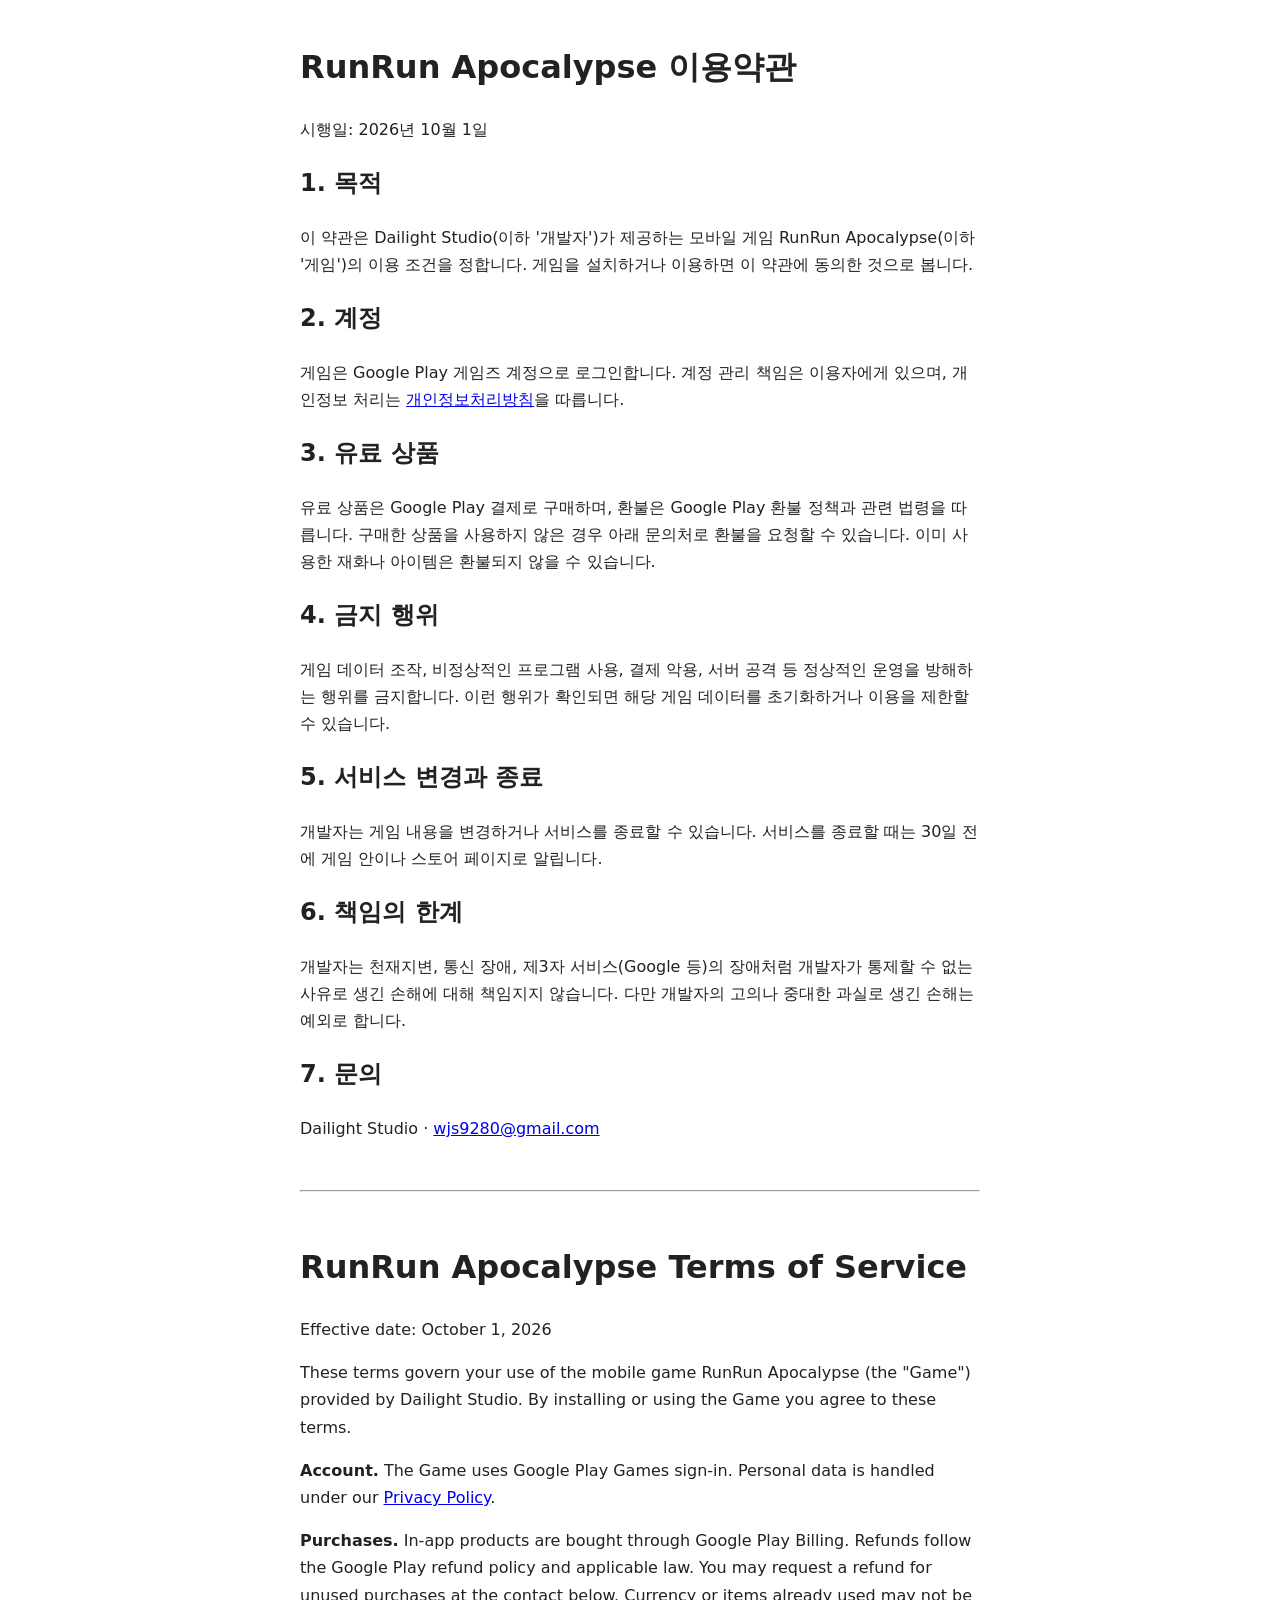
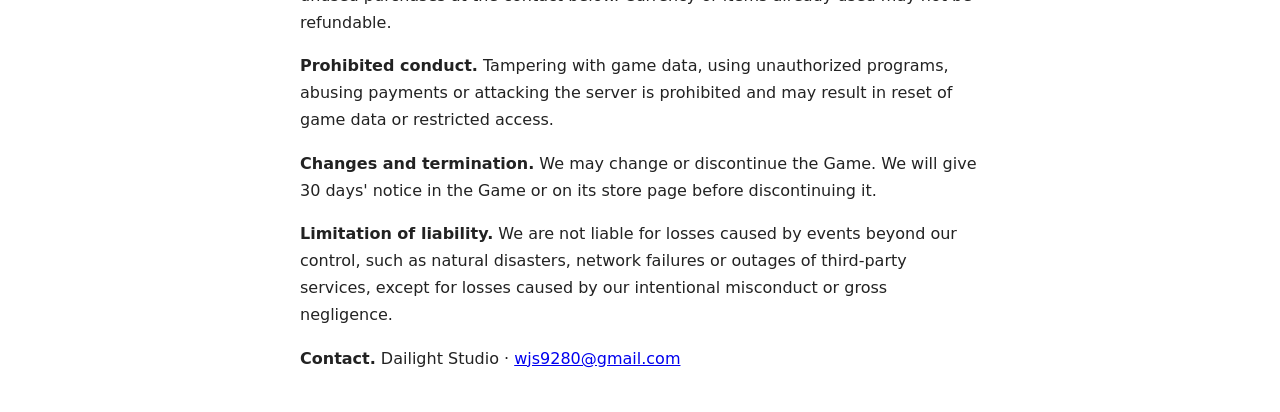
<file: runrun/terms.html>
<!doctype html>
<html lang="ko">
<head>
<meta charset="utf-8">
<meta name="viewport" content="width=device-width, initial-scale=1">
<title>RunRun Apocalypse 이용약관 / Terms of Service</title>
<style>body{font-family:-apple-system,system-ui,sans-serif;max-width:680px;margin:40px auto;padding:0 20px;line-height:1.7;color:#222}hr{margin:48px 0}</style>
</head>
<body>
<h1>RunRun Apocalypse 이용약관</h1>
<p>시행일: 2026년 10월 1일</p>
<h2>1. 목적</h2>
<p>이 약관은 Dailight Studio(이하 '개발자')가 제공하는 모바일 게임 RunRun Apocalypse(이하 '게임')의 이용 조건을 정합니다. 게임을 설치하거나 이용하면 이 약관에 동의한 것으로 봅니다.</p>
<h2>2. 계정</h2>
<p>게임은 Google Play 게임즈 계정으로 로그인합니다. 계정 관리 책임은 이용자에게 있으며, 개인정보 처리는 <a href="privacy.html">개인정보처리방침</a>을 따릅니다.</p>
<h2>3. 유료 상품</h2>
<p>유료 상품은 Google Play 결제로 구매하며, 환불은 Google Play 환불 정책과 관련 법령을 따릅니다. 구매한 상품을 사용하지 않은 경우 아래 문의처로 환불을 요청할 수 있습니다. 이미 사용한 재화나 아이템은 환불되지 않을 수 있습니다.</p>
<h2>4. 금지 행위</h2>
<p>게임 데이터 조작, 비정상적인 프로그램 사용, 결제 악용, 서버 공격 등 정상적인 운영을 방해하는 행위를 금지합니다. 이런 행위가 확인되면 해당 게임 데이터를 초기화하거나 이용을 제한할 수 있습니다.</p>
<h2>5. 서비스 변경과 종료</h2>
<p>개발자는 게임 내용을 변경하거나 서비스를 종료할 수 있습니다. 서비스를 종료할 때는 30일 전에 게임 안이나 스토어 페이지로 알립니다.</p>
<h2>6. 책임의 한계</h2>
<p>개발자는 천재지변, 통신 장애, 제3자 서비스(Google 등)의 장애처럼 개발자가 통제할 수 없는 사유로 생긴 손해에 대해 책임지지 않습니다. 다만 개발자의 고의나 중대한 과실로 생긴 손해는 예외로 합니다.</p>
<h2>7. 문의</h2>
<p>Dailight Studio · <a href="mailto:wjs9280@gmail.com">wjs9280@gmail.com</a></p>
<hr>
<h1>RunRun Apocalypse Terms of Service</h1>
<p>Effective date: October 1, 2026</p>
<p>These terms govern your use of the mobile game RunRun Apocalypse (the "Game") provided by Dailight Studio. By installing or using the Game you agree to these terms.</p>
<p><b>Account.</b> The Game uses Google Play Games sign-in. Personal data is handled under our <a href="privacy.html">Privacy Policy</a>.</p>
<p><b>Purchases.</b> In-app products are bought through Google Play Billing. Refunds follow the Google Play refund policy and applicable law. You may request a refund for unused purchases at the contact below. Currency or items already used may not be refundable.</p>
<p><b>Prohibited conduct.</b> Tampering with game data, using unauthorized programs, abusing payments or attacking the server is prohibited and may result in reset of game data or restricted access.</p>
<p><b>Changes and termination.</b> We may change or discontinue the Game. We will give 30 days' notice in the Game or on its store page before discontinuing it.</p>
<p><b>Limitation of liability.</b> We are not liable for losses caused by events beyond our control, such as natural disasters, network failures or outages of third-party services, except for losses caused by our intentional misconduct or gross negligence.</p>
<p><b>Contact.</b> Dailight Studio · <a href="mailto:wjs9280@gmail.com">wjs9280@gmail.com</a></p>
</body>
</html>
</file>
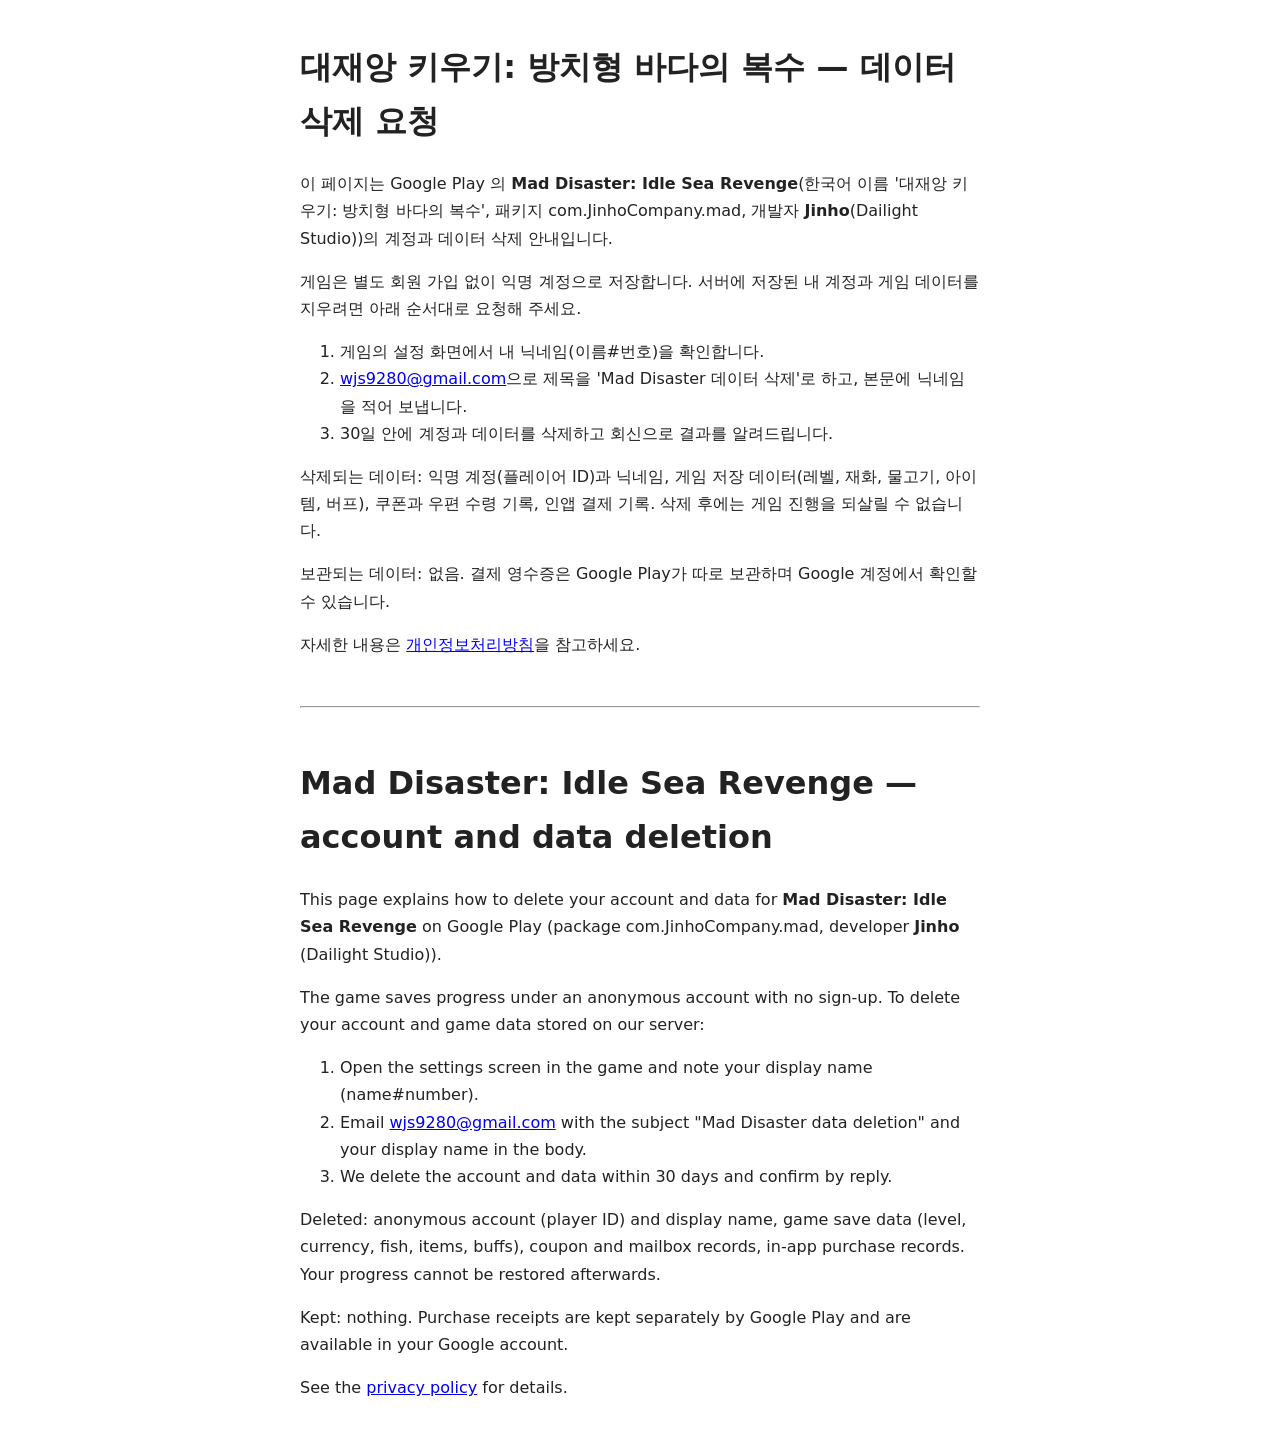
<file: tabtab/delete.html>
<!doctype html>
<html lang="ko">
<head>
<meta charset="utf-8">
<meta name="viewport" content="width=device-width, initial-scale=1">
<title>Mad Disaster: Idle Sea Revenge (대재앙 키우기) 데이터 삭제 요청 / Data deletion</title>
<style>body{font-family:-apple-system,system-ui,sans-serif;max-width:680px;margin:40px auto;padding:0 20px;line-height:1.7;color:#222}hr{margin:48px 0}</style>
</head>
<body>
<h1>대재앙 키우기: 방치형 바다의 복수 — 데이터 삭제 요청</h1>
<p>이 페이지는 Google Play 의 <b>Mad Disaster: Idle Sea Revenge</b>(한국어 이름 '대재앙 키우기: 방치형 바다의 복수', 패키지 com.JinhoCompany.mad, 개발자 <b>Jinho</b>(Dailight Studio))의 계정과 데이터 삭제 안내입니다.</p>
<p>게임은 별도 회원 가입 없이 익명 계정으로 저장합니다. 서버에 저장된 내 계정과 게임 데이터를 지우려면 아래 순서대로 요청해 주세요.</p>
<ol>
<li>게임의 설정 화면에서 내 닉네임(이름#번호)을 확인합니다.</li>
<li><a href="mailto:wjs9280@gmail.com?subject=Mad%20Disaster%20data%20deletion">wjs9280@gmail.com</a>으로 제목을 'Mad Disaster 데이터 삭제'로 하고, 본문에 닉네임을 적어 보냅니다.</li>
<li>30일 안에 계정과 데이터를 삭제하고 회신으로 결과를 알려드립니다.</li>
</ol>
<p>삭제되는 데이터: 익명 계정(플레이어 ID)과 닉네임, 게임 저장 데이터(레벨, 재화, 물고기, 아이템, 버프), 쿠폰과 우편 수령 기록, 인앱 결제 기록. 삭제 후에는 게임 진행을 되살릴 수 없습니다.</p>
<p>보관되는 데이터: 없음. 결제 영수증은 Google Play가 따로 보관하며 Google 계정에서 확인할 수 있습니다.</p>
<p>자세한 내용은 <a href="privacy.html">개인정보처리방침</a>을 참고하세요.</p>

<hr>

<h1>Mad Disaster: Idle Sea Revenge — account and data deletion</h1>
<p>This page explains how to delete your account and data for <b>Mad Disaster: Idle Sea Revenge</b> on Google Play (package com.JinhoCompany.mad, developer <b>Jinho</b> (Dailight Studio)).</p>
<p>The game saves progress under an anonymous account with no sign-up. To delete your account and game data stored on our server:</p>
<ol>
<li>Open the settings screen in the game and note your display name (name#number).</li>
<li>Email <a href="mailto:wjs9280@gmail.com?subject=Mad%20Disaster%20data%20deletion">wjs9280@gmail.com</a> with the subject "Mad Disaster data deletion" and your display name in the body.</li>
<li>We delete the account and data within 30 days and confirm by reply.</li>
</ol>
<p>Deleted: anonymous account (player ID) and display name, game save data (level, currency, fish, items, buffs), coupon and mailbox records, in-app purchase records. Your progress cannot be restored afterwards.</p>
<p>Kept: nothing. Purchase receipts are kept separately by Google Play and are available in your Google account.</p>
<p>See the <a href="privacy.html">privacy policy</a> for details.</p>
</body>
</html>
</file>
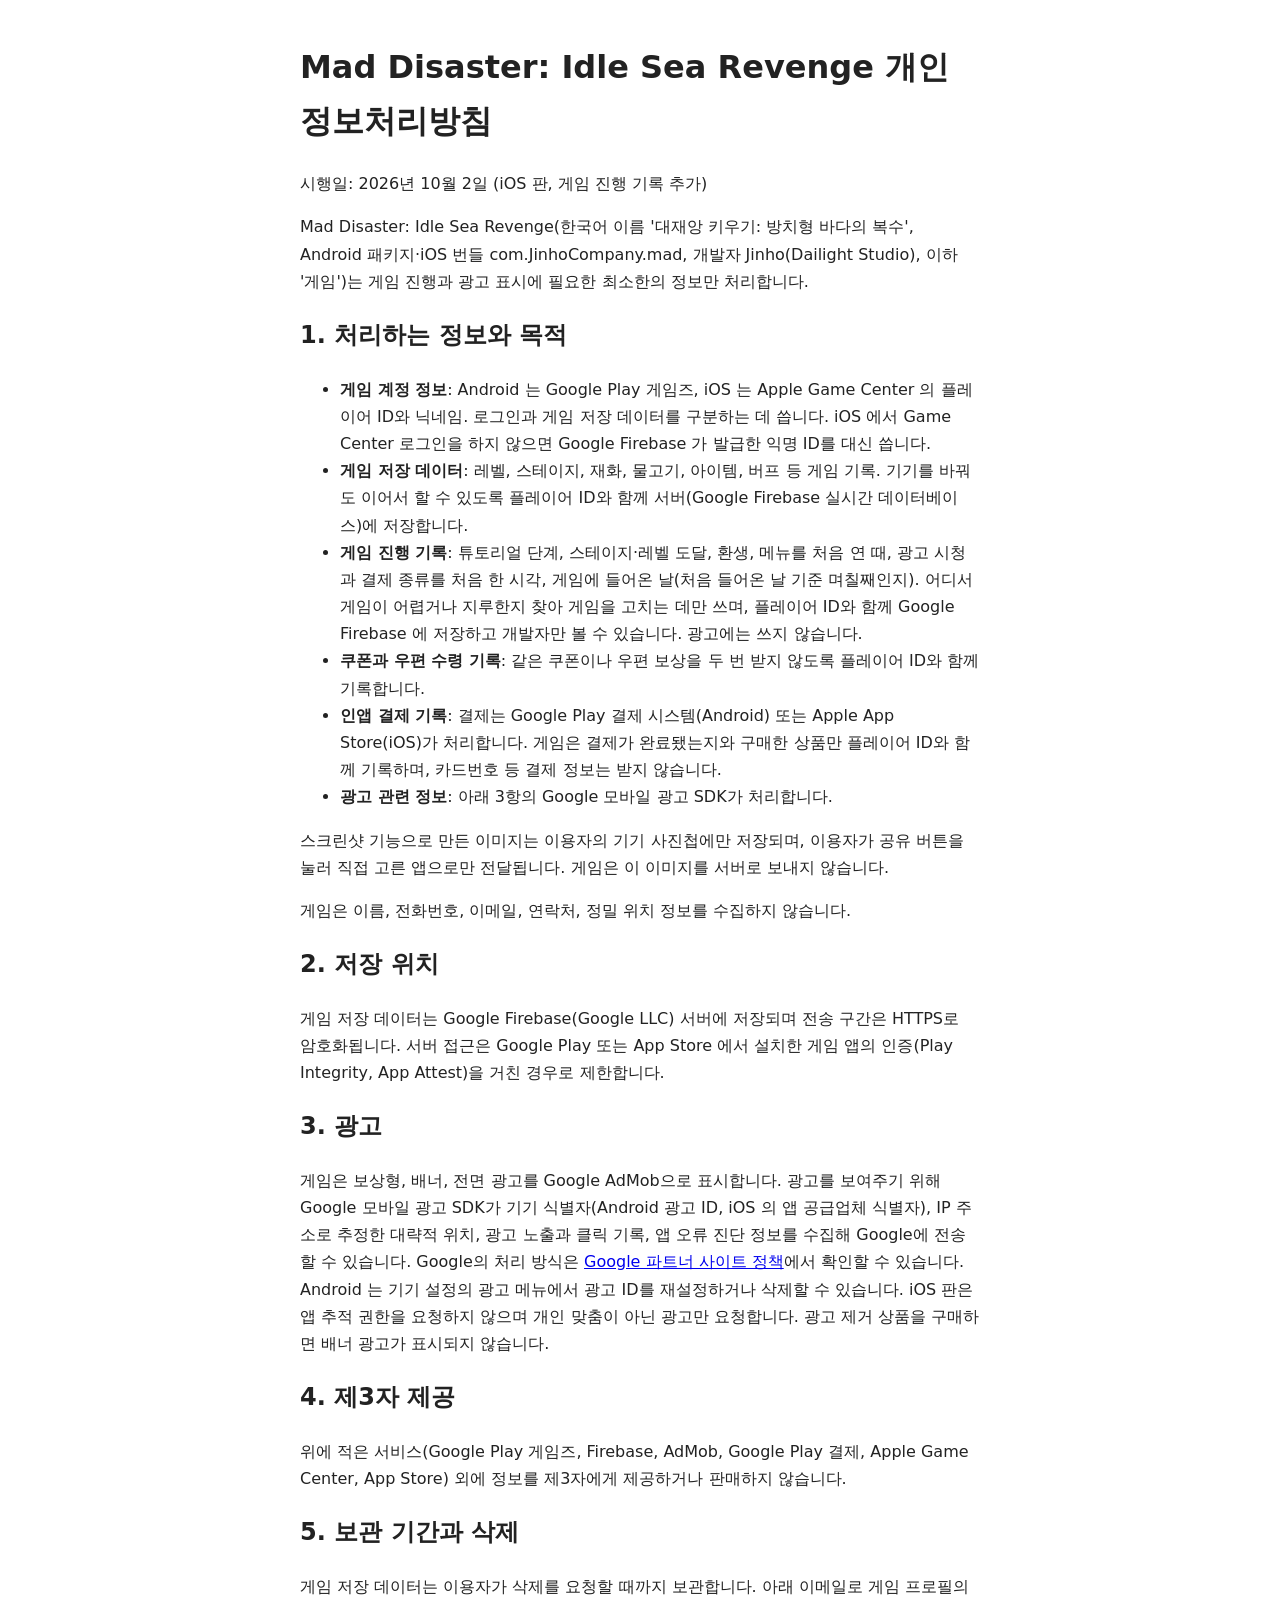
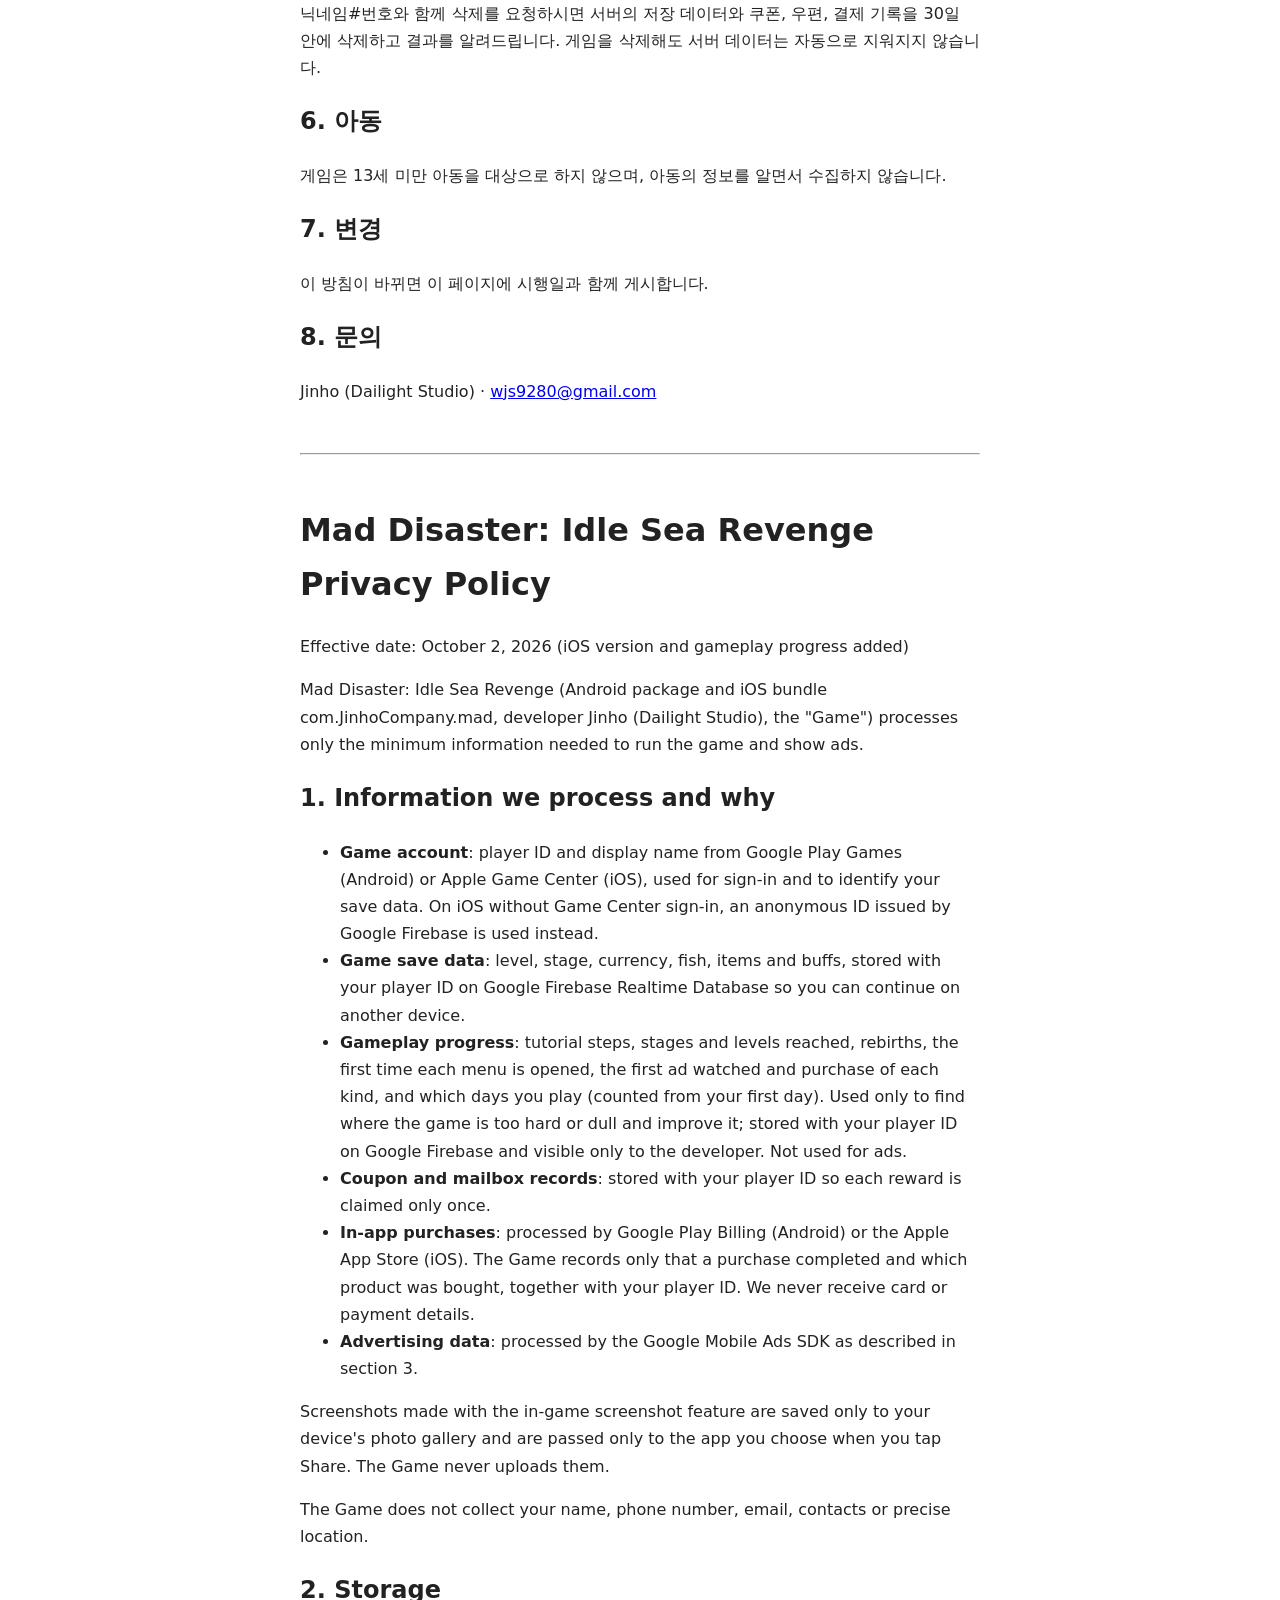
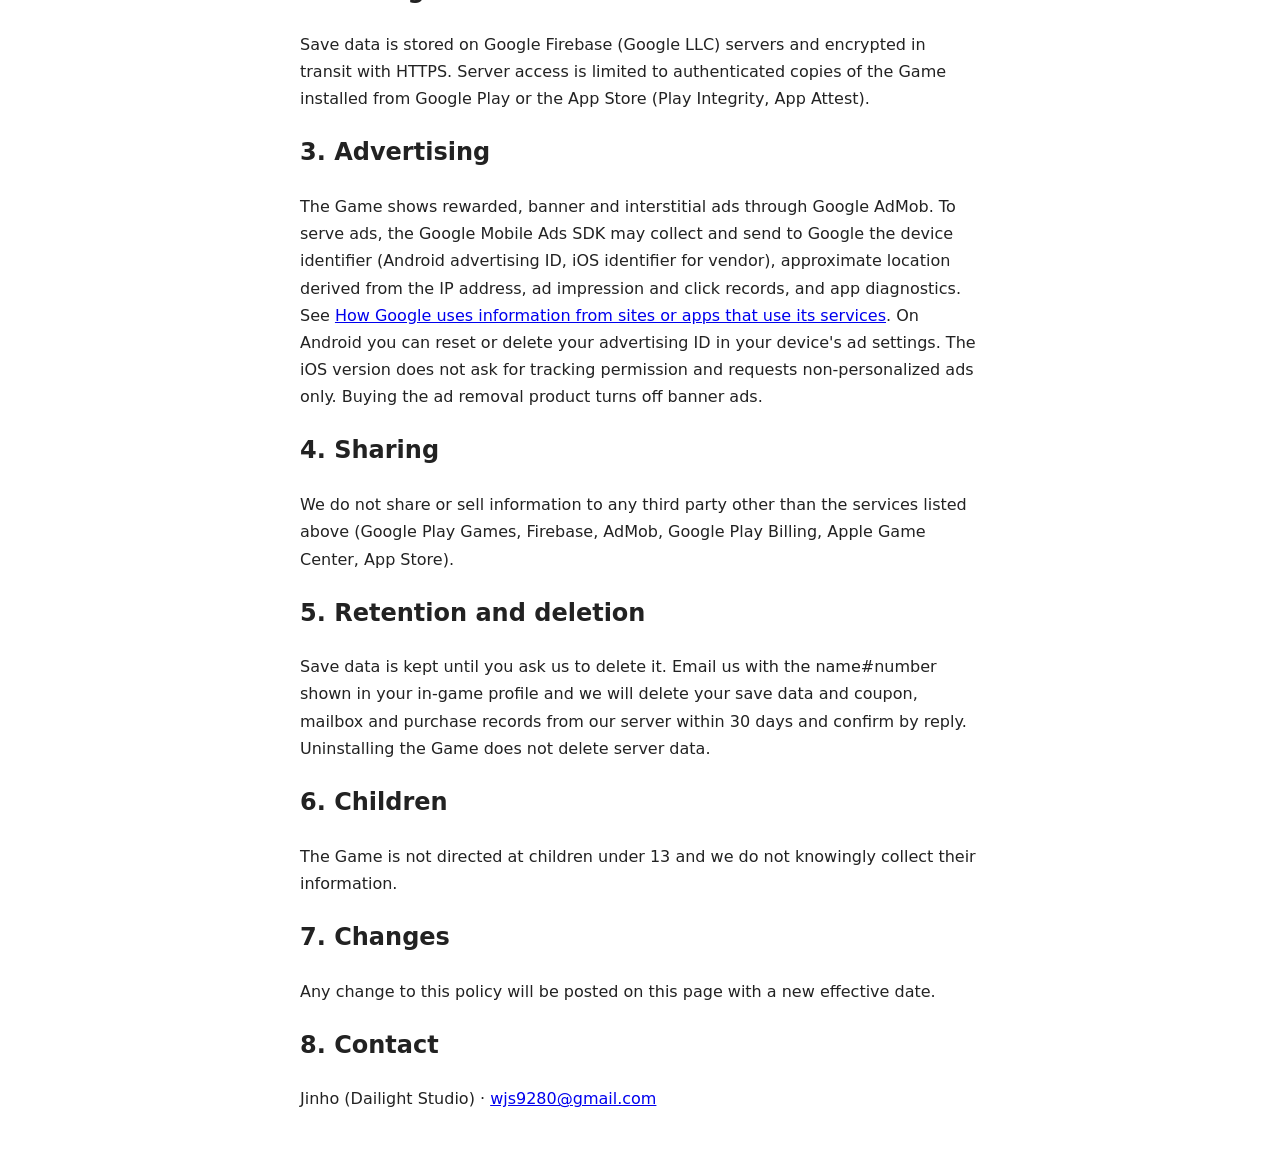
<file: tabtab/privacy.html>
<!doctype html>
<html lang="ko">
<head>
<meta charset="utf-8">
<meta name="viewport" content="width=device-width, initial-scale=1">
<title>Mad Disaster: Idle Sea Revenge 개인정보처리방침 / Privacy Policy</title>
<style>body{font-family:-apple-system,system-ui,sans-serif;max-width:680px;margin:40px auto;padding:0 20px;line-height:1.7;color:#222}hr{margin:48px 0}</style>
</head>
<body>
<h1>Mad Disaster: Idle Sea Revenge 개인정보처리방침</h1>
<p>시행일: 2026년 10월 2일 (iOS 판, 게임 진행 기록 추가)</p>
<p>Mad Disaster: Idle Sea Revenge(한국어 이름 '대재앙 키우기: 방치형 바다의 복수', Android 패키지·iOS 번들 com.JinhoCompany.mad, 개발자 Jinho(Dailight Studio), 이하 '게임')는 게임 진행과 광고 표시에 필요한 최소한의 정보만 처리합니다.</p>

<h2>1. 처리하는 정보와 목적</h2>
<ul>
<li><b>게임 계정 정보</b>: Android 는 Google Play 게임즈, iOS 는 Apple Game Center 의 플레이어 ID와 닉네임. 로그인과 게임 저장 데이터를 구분하는 데 씁니다. iOS 에서 Game Center 로그인을 하지 않으면 Google Firebase 가 발급한 익명 ID를 대신 씁니다.</li>
<li><b>게임 저장 데이터</b>: 레벨, 스테이지, 재화, 물고기, 아이템, 버프 등 게임 기록. 기기를 바꿔도 이어서 할 수 있도록 플레이어 ID와 함께 서버(Google Firebase 실시간 데이터베이스)에 저장합니다.</li>
<li><b>게임 진행 기록</b>: 튜토리얼 단계, 스테이지·레벨 도달, 환생, 메뉴를 처음 연 때, 광고 시청과 결제 종류를 처음 한 시각, 게임에 들어온 날(처음 들어온 날 기준 며칠째인지). 어디서 게임이 어렵거나 지루한지 찾아 게임을 고치는 데만 쓰며, 플레이어 ID와 함께 Google Firebase 에 저장하고 개발자만 볼 수 있습니다. 광고에는 쓰지 않습니다.</li>
<li><b>쿠폰과 우편 수령 기록</b>: 같은 쿠폰이나 우편 보상을 두 번 받지 않도록 플레이어 ID와 함께 기록합니다.</li>
<li><b>인앱 결제 기록</b>: 결제는 Google Play 결제 시스템(Android) 또는 Apple App Store(iOS)가 처리합니다. 게임은 결제가 완료됐는지와 구매한 상품만 플레이어 ID와 함께 기록하며, 카드번호 등 결제 정보는 받지 않습니다.</li>
<li><b>광고 관련 정보</b>: 아래 3항의 Google 모바일 광고 SDK가 처리합니다.</li>
</ul>
<p>스크린샷 기능으로 만든 이미지는 이용자의 기기 사진첩에만 저장되며, 이용자가 공유 버튼을 눌러 직접 고른 앱으로만 전달됩니다. 게임은 이 이미지를 서버로 보내지 않습니다.</p>
<p>게임은 이름, 전화번호, 이메일, 연락처, 정밀 위치 정보를 수집하지 않습니다.</p>

<h2>2. 저장 위치</h2>
<p>게임 저장 데이터는 Google Firebase(Google LLC) 서버에 저장되며 전송 구간은 HTTPS로 암호화됩니다. 서버 접근은 Google Play 또는 App Store 에서 설치한 게임 앱의 인증(Play Integrity, App Attest)을 거친 경우로 제한합니다.</p>

<h2>3. 광고</h2>
<p>게임은 보상형, 배너, 전면 광고를 Google AdMob으로 표시합니다. 광고를 보여주기 위해 Google 모바일 광고 SDK가 기기 식별자(Android 광고 ID, iOS 의 앱 공급업체 식별자), IP 주소로 추정한 대략적 위치, 광고 노출과 클릭 기록, 앱 오류 진단 정보를 수집해 Google에 전송할 수 있습니다. Google의 처리 방식은 <a href="https://policies.google.com/technologies/partner-sites">Google 파트너 사이트 정책</a>에서 확인할 수 있습니다. Android 는 기기 설정의 광고 메뉴에서 광고 ID를 재설정하거나 삭제할 수 있습니다. iOS 판은 앱 추적 권한을 요청하지 않으며 개인 맞춤이 아닌 광고만 요청합니다. 광고 제거 상품을 구매하면 배너 광고가 표시되지 않습니다.</p>

<h2>4. 제3자 제공</h2>
<p>위에 적은 서비스(Google Play 게임즈, Firebase, AdMob, Google Play 결제, Apple Game Center, App Store) 외에 정보를 제3자에게 제공하거나 판매하지 않습니다.</p>

<h2>5. 보관 기간과 삭제</h2>
<p>게임 저장 데이터는 이용자가 삭제를 요청할 때까지 보관합니다. 아래 이메일로 게임 프로필의 닉네임#번호와 함께 삭제를 요청하시면 서버의 저장 데이터와 쿠폰, 우편, 결제 기록을 30일 안에 삭제하고 결과를 알려드립니다. 게임을 삭제해도 서버 데이터는 자동으로 지워지지 않습니다.</p>

<h2>6. 아동</h2>
<p>게임은 13세 미만 아동을 대상으로 하지 않으며, 아동의 정보를 알면서 수집하지 않습니다.</p>

<h2>7. 변경</h2>
<p>이 방침이 바뀌면 이 페이지에 시행일과 함께 게시합니다.</p>

<h2>8. 문의</h2>
<p>Jinho (Dailight Studio) · <a href="mailto:wjs9280@gmail.com">wjs9280@gmail.com</a></p>

<hr>

<h1>Mad Disaster: Idle Sea Revenge Privacy Policy</h1>
<p>Effective date: October 2, 2026 (iOS version and gameplay progress added)</p>
<p>Mad Disaster: Idle Sea Revenge (Android package and iOS bundle com.JinhoCompany.mad, developer Jinho (Dailight Studio), the "Game") processes only the minimum information needed to run the game and show ads.</p>
<h2>1. Information we process and why</h2>
<ul>
<li><b>Game account</b>: player ID and display name from Google Play Games (Android) or Apple Game Center (iOS), used for sign-in and to identify your save data. On iOS without Game Center sign-in, an anonymous ID issued by Google Firebase is used instead.</li>
<li><b>Game save data</b>: level, stage, currency, fish, items and buffs, stored with your player ID on Google Firebase Realtime Database so you can continue on another device.</li>
<li><b>Gameplay progress</b>: tutorial steps, stages and levels reached, rebirths, the first time each menu is opened, the first ad watched and purchase of each kind, and which days you play (counted from your first day). Used only to find where the game is too hard or dull and improve it; stored with your player ID on Google Firebase and visible only to the developer. Not used for ads.</li>
<li><b>Coupon and mailbox records</b>: stored with your player ID so each reward is claimed only once.</li>
<li><b>In-app purchases</b>: processed by Google Play Billing (Android) or the Apple App Store (iOS). The Game records only that a purchase completed and which product was bought, together with your player ID. We never receive card or payment details.</li>
<li><b>Advertising data</b>: processed by the Google Mobile Ads SDK as described in section 3.</li>
</ul>
<p>Screenshots made with the in-game screenshot feature are saved only to your device's photo gallery and are passed only to the app you choose when you tap Share. The Game never uploads them.</p>
<p>The Game does not collect your name, phone number, email, contacts or precise location.</p>
<h2>2. Storage</h2>
<p>Save data is stored on Google Firebase (Google LLC) servers and encrypted in transit with HTTPS. Server access is limited to authenticated copies of the Game installed from Google Play or the App Store (Play Integrity, App Attest).</p>
<h2>3. Advertising</h2>
<p>The Game shows rewarded, banner and interstitial ads through Google AdMob. To serve ads, the Google Mobile Ads SDK may collect and send to Google the device identifier (Android advertising ID, iOS identifier for vendor), approximate location derived from the IP address, ad impression and click records, and app diagnostics. See <a href="https://policies.google.com/technologies/partner-sites">How Google uses information from sites or apps that use its services</a>. On Android you can reset or delete your advertising ID in your device's ad settings. The iOS version does not ask for tracking permission and requests non-personalized ads only. Buying the ad removal product turns off banner ads.</p>
<h2>4. Sharing</h2>
<p>We do not share or sell information to any third party other than the services listed above (Google Play Games, Firebase, AdMob, Google Play Billing, Apple Game Center, App Store).</p>
<h2>5. Retention and deletion</h2>
<p>Save data is kept until you ask us to delete it. Email us with the name#number shown in your in-game profile and we will delete your save data and coupon, mailbox and purchase records from our server within 30 days and confirm by reply. Uninstalling the Game does not delete server data.</p>
<h2>6. Children</h2>
<p>The Game is not directed at children under 13 and we do not knowingly collect their information.</p>
<h2>7. Changes</h2>
<p>Any change to this policy will be posted on this page with a new effective date.</p>
<h2>8. Contact</h2>
<p>Jinho (Dailight Studio) · <a href="mailto:wjs9280@gmail.com">wjs9280@gmail.com</a></p>
</body>
</html>
</file>
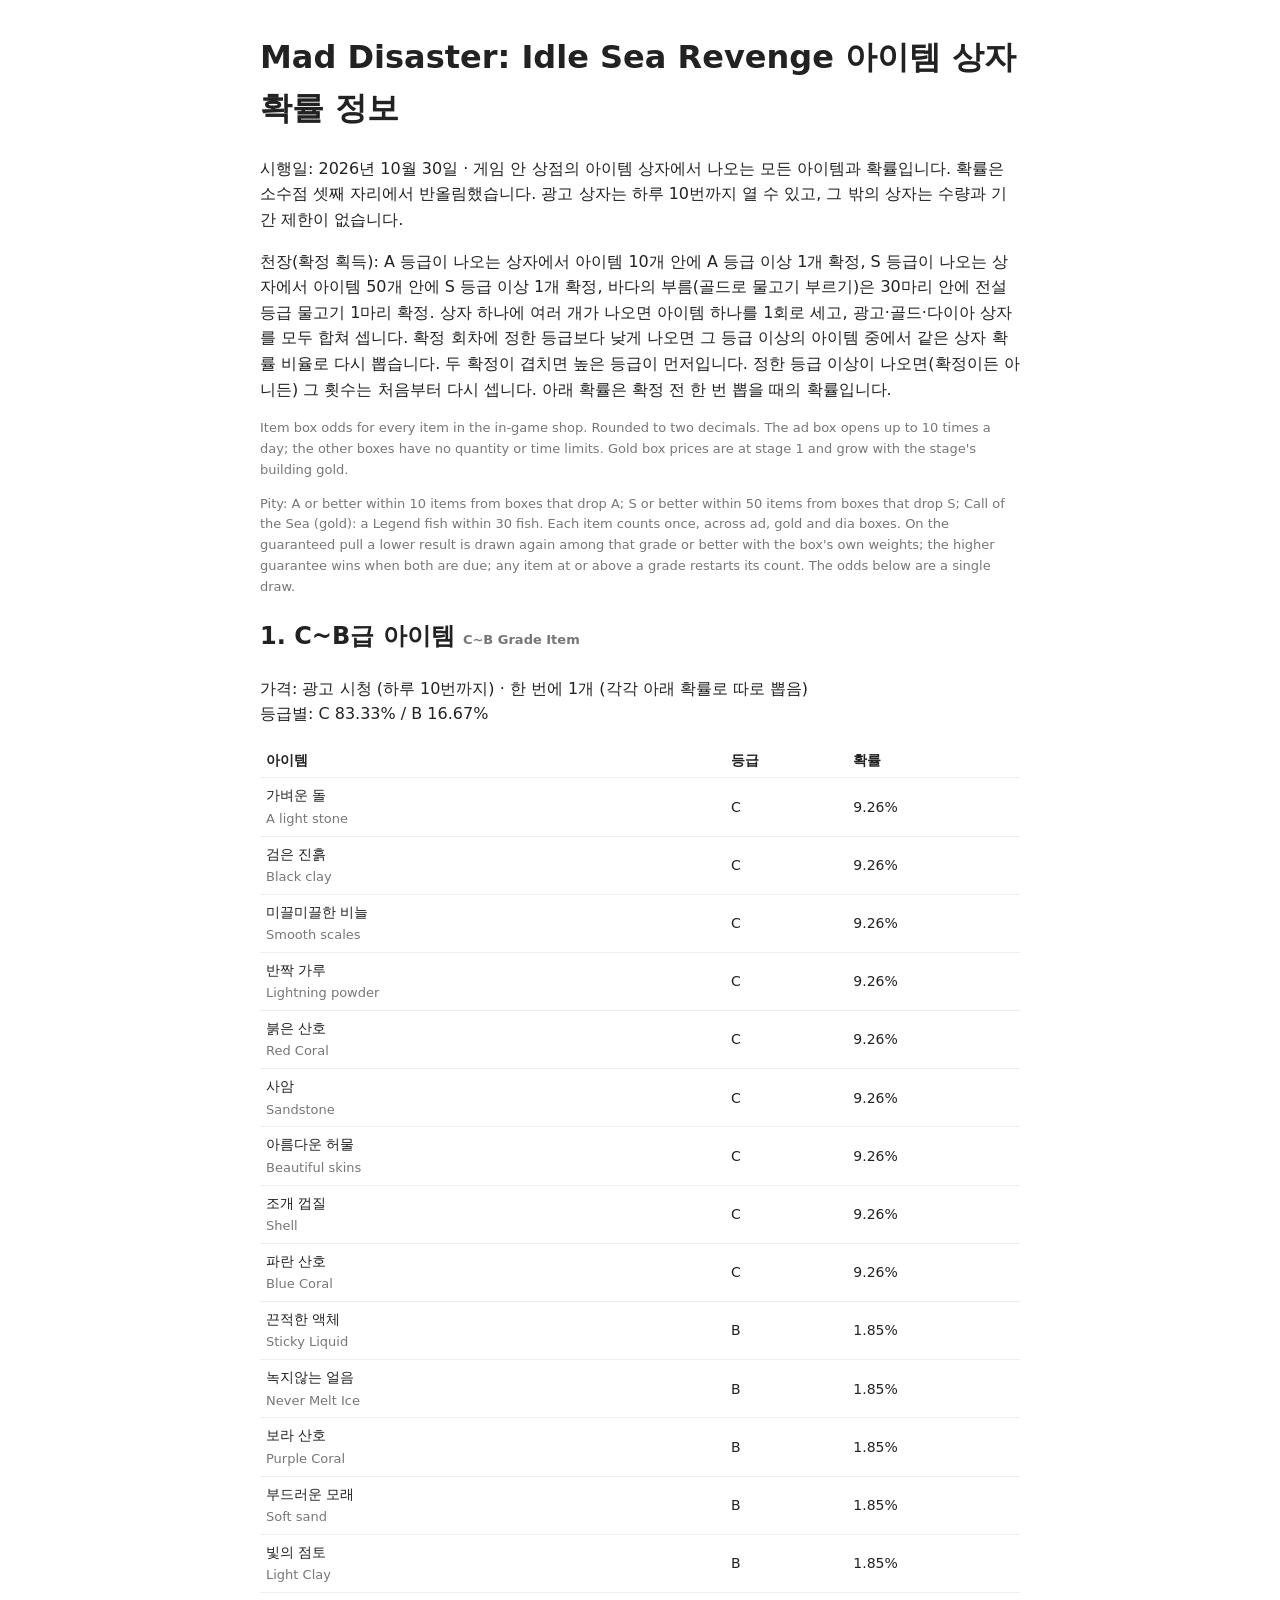
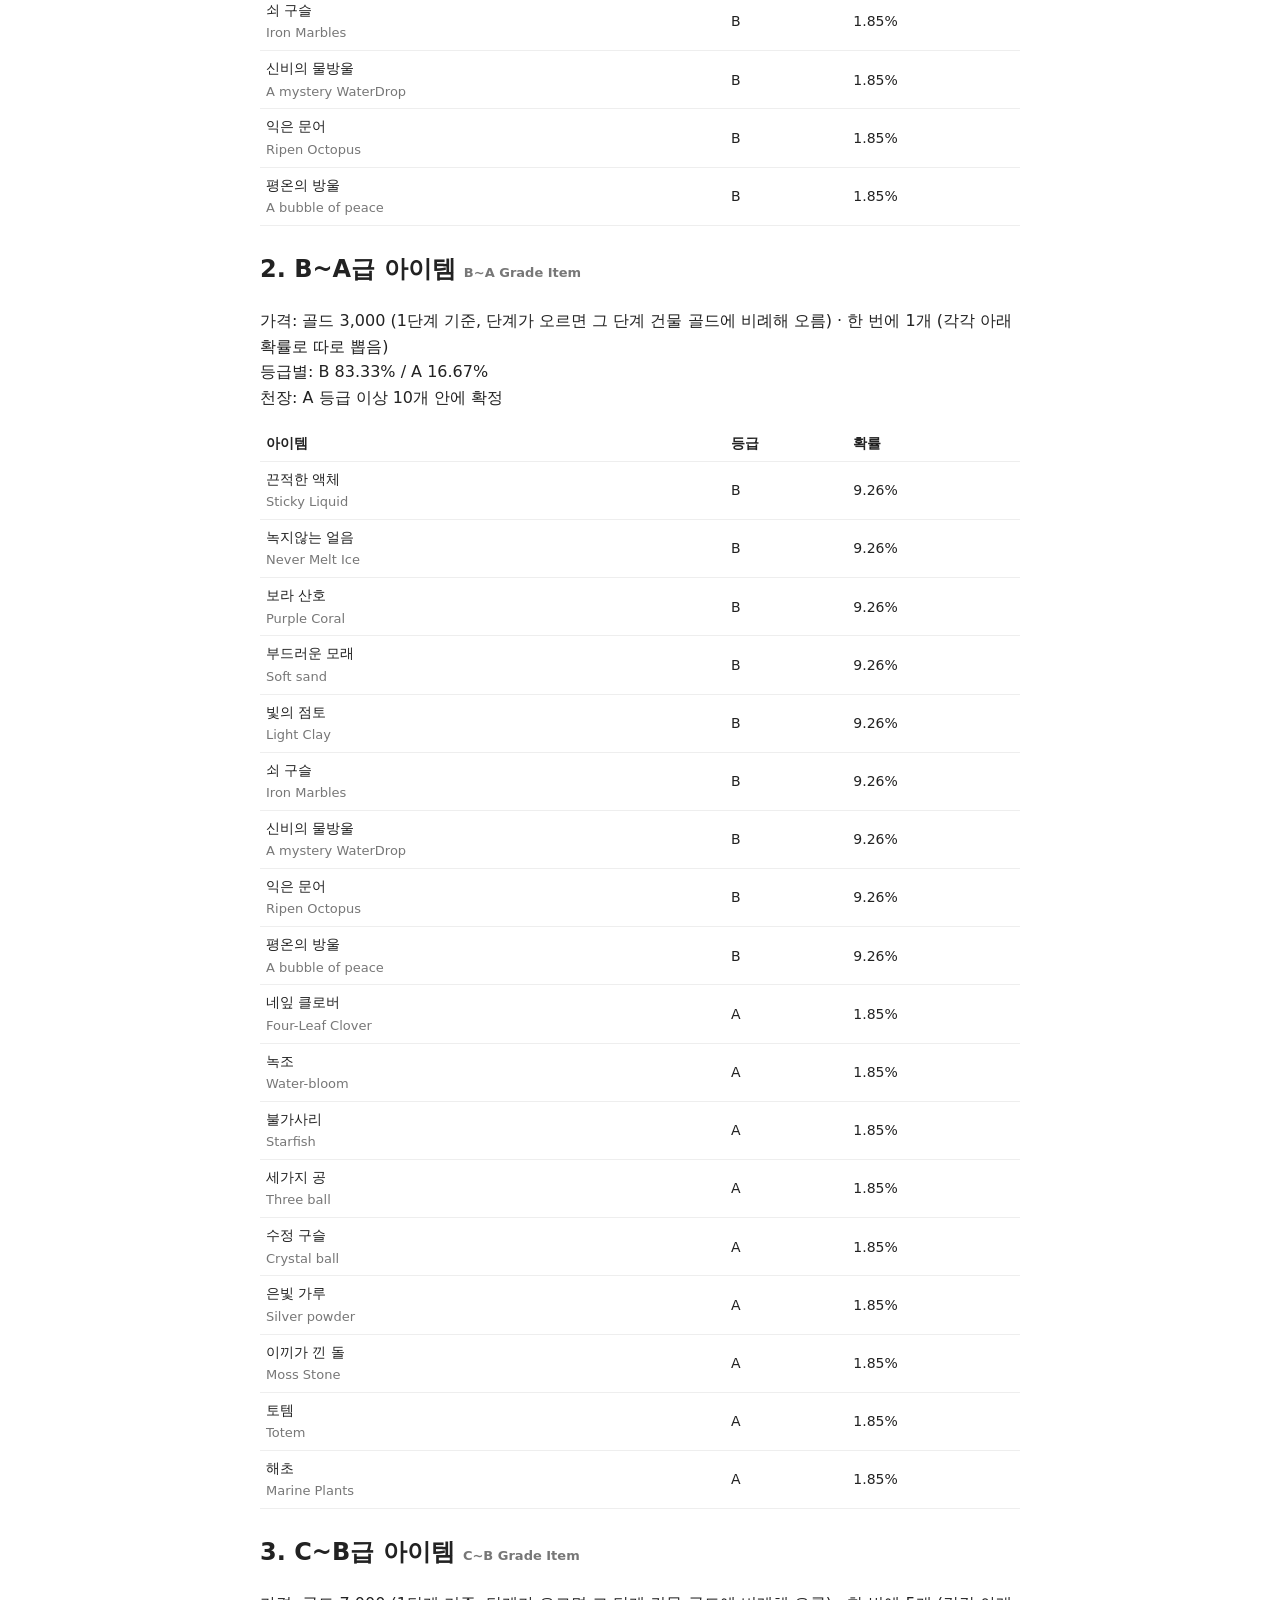
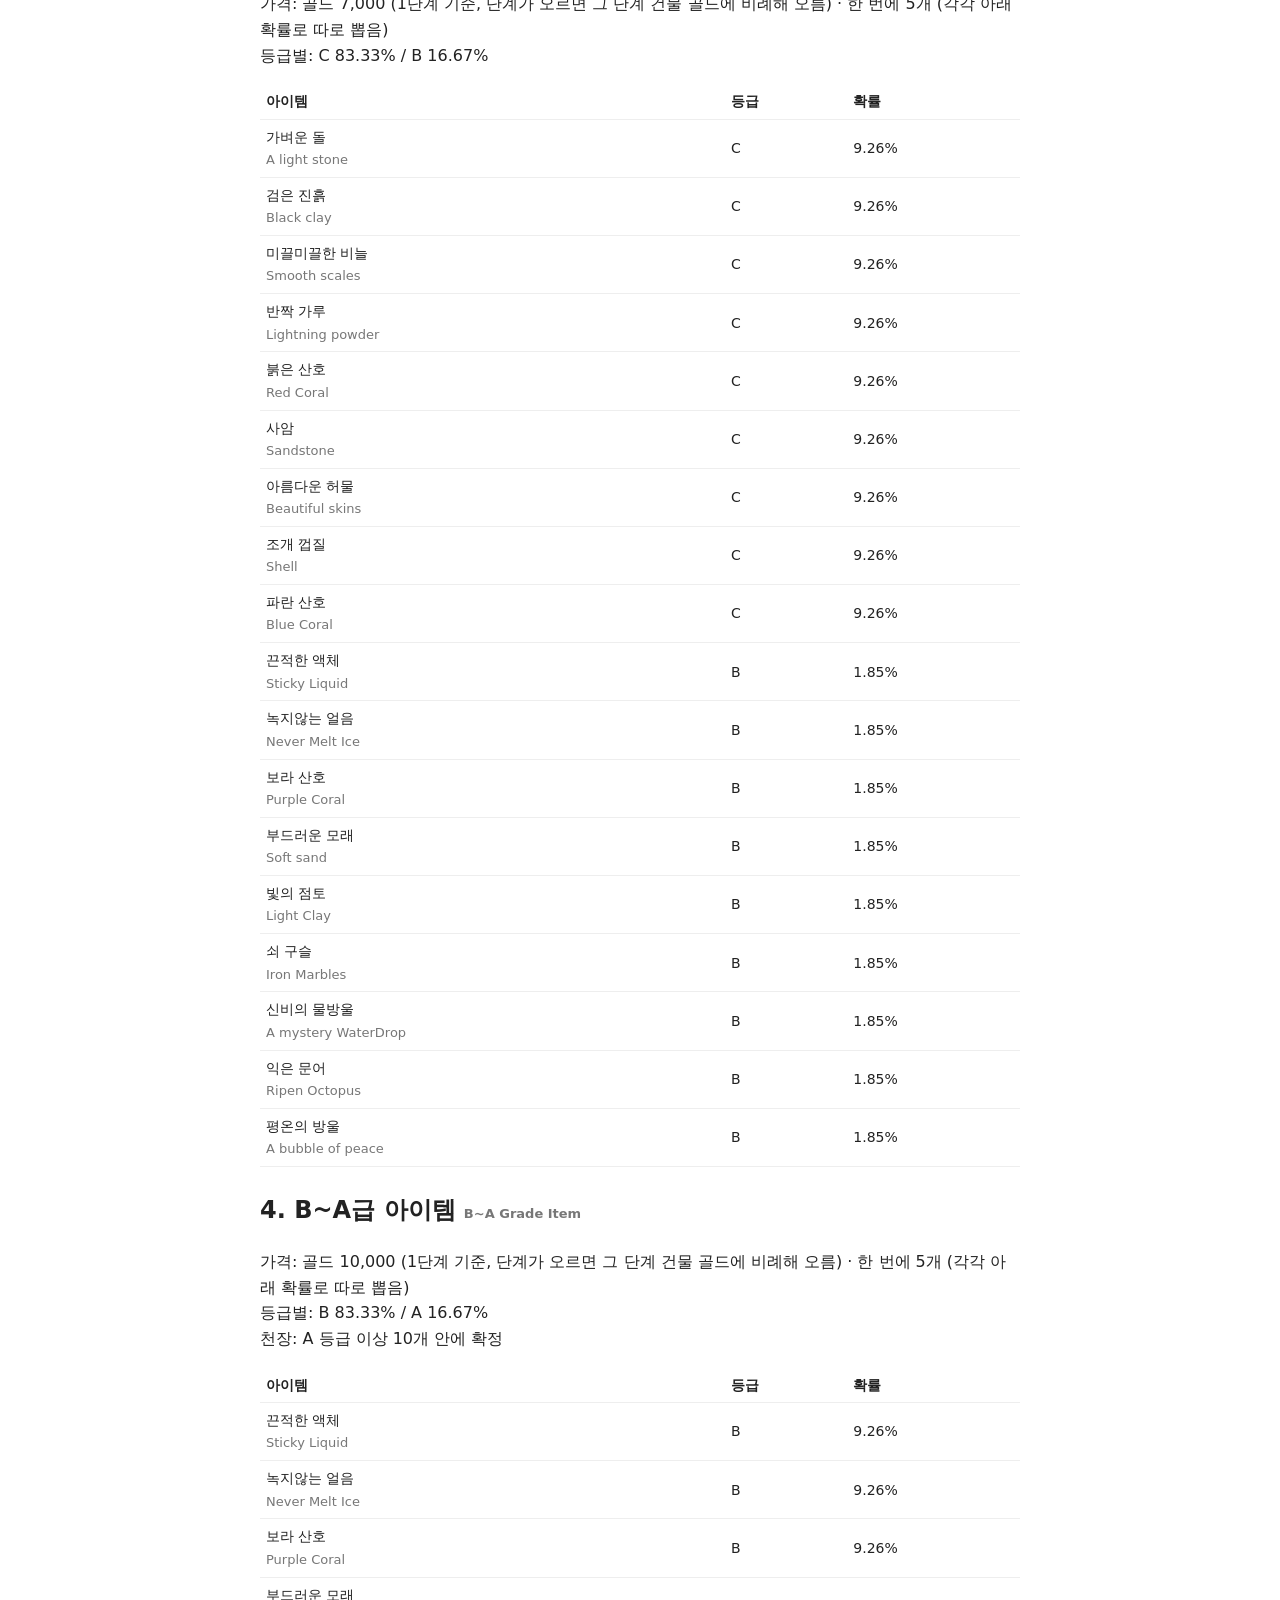
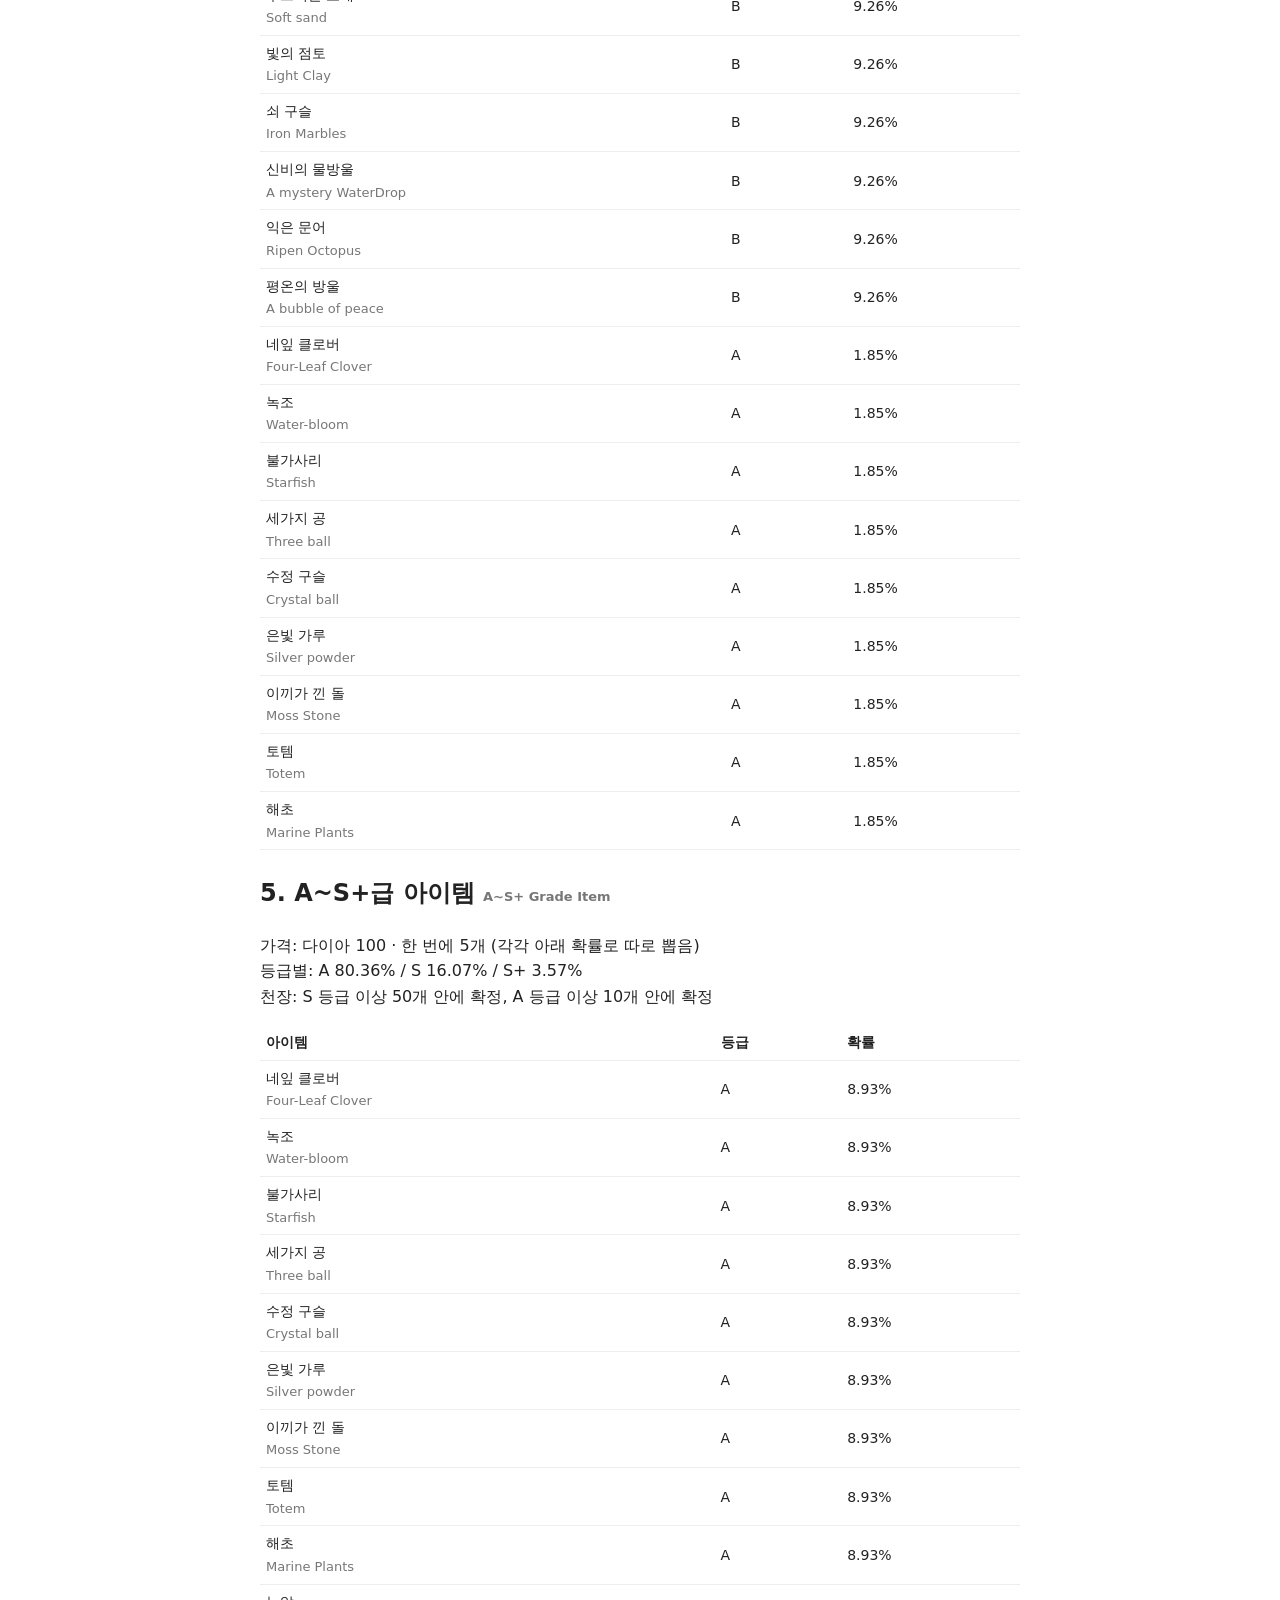
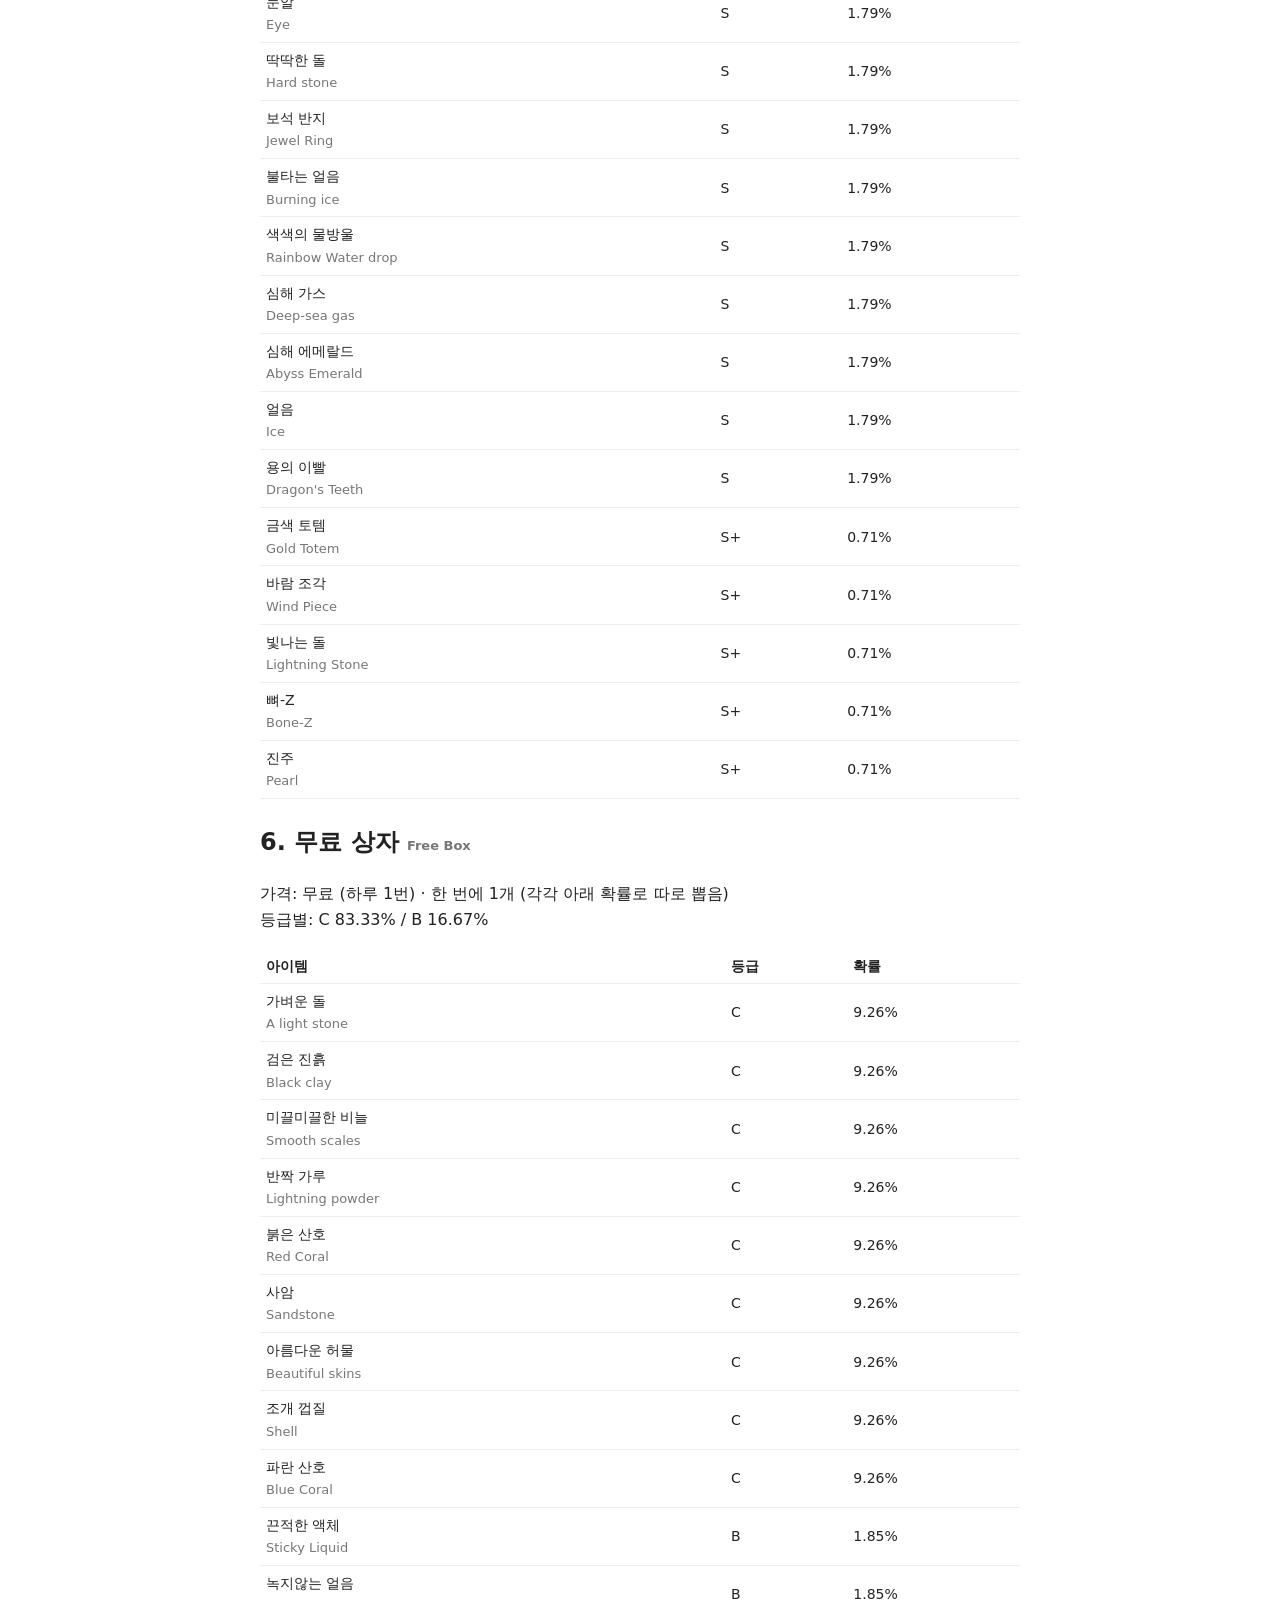
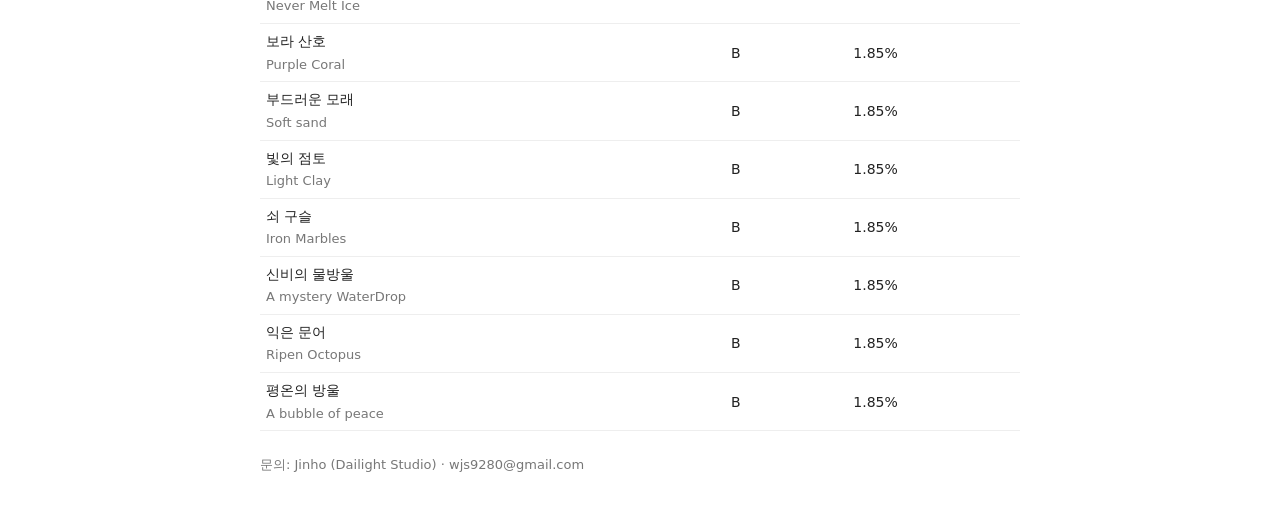
<file: tabtab/probability.html>
<!doctype html>
<html lang="ko"><head><meta charset="utf-8"><meta name="viewport" content="width=device-width, initial-scale=1">
<title>Mad Disaster: Idle Sea Revenge 확률 정보 / Item box odds</title>
<style>body{font-family:-apple-system,system-ui,sans-serif;max-width:760px;margin:32px auto;padding:0 16px;color:#222;line-height:1.6}table{border-collapse:collapse;width:100%;font-size:14px;margin-bottom:24px}th,td{border-bottom:1px solid #eee;padding:6px;text-align:left}.m{color:#777;font-size:13px}</style></head>
<body>
<h1>Mad Disaster: Idle Sea Revenge 아이템 상자 확률 정보</h1>
<p>시행일: 2026년 10월 30일 · 게임 안 상점의 아이템 상자에서 나오는 모든 아이템과 확률입니다. 확률은 소수점 셋째 자리에서 반올림했습니다. 광고 상자는 하루 10번까지 열 수 있고, 그 밖의 상자는 수량과 기간 제한이 없습니다.</p>
<p>천장(확정 획득): A 등급이 나오는 상자에서 아이템 10개 안에 A 등급 이상 1개 확정, S 등급이 나오는 상자에서 아이템 50개 안에 S 등급 이상 1개 확정, 바다의 부름(골드로 물고기 부르기)은 30마리 안에 전설 등급 물고기 1마리 확정. 상자 하나에 여러 개가 나오면 아이템 하나를 1회로 세고, 광고·골드·다이아 상자를 모두 합쳐 셉니다. 확정 회차에 정한 등급보다 낮게 나오면 그 등급 이상의 아이템 중에서 같은 상자 확률 비율로 다시 뽑습니다. 두 확정이 겹치면 높은 등급이 먼저입니다. 정한 등급 이상이 나오면(확정이든 아니든) 그 횟수는 처음부터 다시 셉니다. 아래 확률은 확정 전 한 번 뽑을 때의 확률입니다.</p>
<p class=m>Item box odds for every item in the in-game shop. Rounded to two decimals. The ad box opens up to 10 times a day; the other boxes have no quantity or time limits. Gold box prices are at stage 1 and grow with the stage's building gold.</p>
<p class=m>Pity: A or better within 10 items from boxes that drop A; S or better within 50 items from boxes that drop S; Call of the Sea (gold): a Legend fish within 30 fish. Each item counts once, across ad, gold and dia boxes. On the guaranteed pull a lower result is drawn again among that grade or better with the box&#x27;s own weights; the higher guarantee wins when both are due; any item at or above a grade restarts its count. The odds below are a single draw.</p>
<h2>1. C~B급 아이템 <span class=m>C~B Grade Item</span></h2><p>가격: 광고 시청 (하루 10번까지) · 한 번에 1개 (각각 아래 확률로 따로 뽑음)<br>등급별: C 83.33% / B 16.67%</p><table><tr><th>아이템</th><th>등급</th><th>확률</th></tr><tr><td>가벼운 돌<br><span class=m>A light stone</span></td><td>C</td><td>9.26%</td></tr><tr><td>검은 진흙<br><span class=m>Black clay</span></td><td>C</td><td>9.26%</td></tr><tr><td>미끌미끌한 비늘<br><span class=m>Smooth scales</span></td><td>C</td><td>9.26%</td></tr><tr><td>반짝 가루<br><span class=m>Lightning powder</span></td><td>C</td><td>9.26%</td></tr><tr><td>붉은 산호<br><span class=m>Red Coral</span></td><td>C</td><td>9.26%</td></tr><tr><td>사암<br><span class=m>Sandstone</span></td><td>C</td><td>9.26%</td></tr><tr><td>아름다운 허물<br><span class=m>Beautiful skins</span></td><td>C</td><td>9.26%</td></tr><tr><td>조개 껍질<br><span class=m>Shell</span></td><td>C</td><td>9.26%</td></tr><tr><td>파란 산호<br><span class=m>Blue Coral</span></td><td>C</td><td>9.26%</td></tr><tr><td>끈적한 액체<br><span class=m>Sticky Liquid</span></td><td>B</td><td>1.85%</td></tr><tr><td>녹지않는 얼음<br><span class=m>Never Melt Ice</span></td><td>B</td><td>1.85%</td></tr><tr><td>보라 산호<br><span class=m>Purple Coral</span></td><td>B</td><td>1.85%</td></tr><tr><td>부드러운 모래<br><span class=m>Soft sand</span></td><td>B</td><td>1.85%</td></tr><tr><td>빛의 점토<br><span class=m>Light Clay</span></td><td>B</td><td>1.85%</td></tr><tr><td>쇠 구슬<br><span class=m>Iron Marbles</span></td><td>B</td><td>1.85%</td></tr><tr><td>신비의 물방울<br><span class=m>A mystery WaterDrop</span></td><td>B</td><td>1.85%</td></tr><tr><td>익은 문어<br><span class=m>Ripen Octopus</span></td><td>B</td><td>1.85%</td></tr><tr><td>평온의 방울<br><span class=m>A bubble of peace</span></td><td>B</td><td>1.85%</td></tr></table>
<h2>2. B~A급 아이템 <span class=m>B~A Grade Item</span></h2><p>가격: 골드 3,000 (1단계 기준, 단계가 오르면 그 단계 건물 골드에 비례해 오름) · 한 번에 1개 (각각 아래 확률로 따로 뽑음)<br>등급별: B 83.33% / A 16.67%<br>천장: A 등급 이상 10개 안에 확정</p><table><tr><th>아이템</th><th>등급</th><th>확률</th></tr><tr><td>끈적한 액체<br><span class=m>Sticky Liquid</span></td><td>B</td><td>9.26%</td></tr><tr><td>녹지않는 얼음<br><span class=m>Never Melt Ice</span></td><td>B</td><td>9.26%</td></tr><tr><td>보라 산호<br><span class=m>Purple Coral</span></td><td>B</td><td>9.26%</td></tr><tr><td>부드러운 모래<br><span class=m>Soft sand</span></td><td>B</td><td>9.26%</td></tr><tr><td>빛의 점토<br><span class=m>Light Clay</span></td><td>B</td><td>9.26%</td></tr><tr><td>쇠 구슬<br><span class=m>Iron Marbles</span></td><td>B</td><td>9.26%</td></tr><tr><td>신비의 물방울<br><span class=m>A mystery WaterDrop</span></td><td>B</td><td>9.26%</td></tr><tr><td>익은 문어<br><span class=m>Ripen Octopus</span></td><td>B</td><td>9.26%</td></tr><tr><td>평온의 방울<br><span class=m>A bubble of peace</span></td><td>B</td><td>9.26%</td></tr><tr><td>네잎 클로버<br><span class=m>Four-Leaf Clover</span></td><td>A</td><td>1.85%</td></tr><tr><td>녹조<br><span class=m>Water-bloom</span></td><td>A</td><td>1.85%</td></tr><tr><td>불가사리<br><span class=m>Starfish</span></td><td>A</td><td>1.85%</td></tr><tr><td>세가지 공<br><span class=m>Three ball</span></td><td>A</td><td>1.85%</td></tr><tr><td>수정 구슬<br><span class=m>Crystal ball</span></td><td>A</td><td>1.85%</td></tr><tr><td>은빛 가루<br><span class=m>Silver powder</span></td><td>A</td><td>1.85%</td></tr><tr><td>이끼가 낀 돌<br><span class=m>Moss Stone</span></td><td>A</td><td>1.85%</td></tr><tr><td>토템<br><span class=m>Totem</span></td><td>A</td><td>1.85%</td></tr><tr><td>해초<br><span class=m>Marine Plants</span></td><td>A</td><td>1.85%</td></tr></table>
<h2>3. C~B급 아이템 <span class=m>C~B Grade Item</span></h2><p>가격: 골드 7,000 (1단계 기준, 단계가 오르면 그 단계 건물 골드에 비례해 오름) · 한 번에 5개 (각각 아래 확률로 따로 뽑음)<br>등급별: C 83.33% / B 16.67%</p><table><tr><th>아이템</th><th>등급</th><th>확률</th></tr><tr><td>가벼운 돌<br><span class=m>A light stone</span></td><td>C</td><td>9.26%</td></tr><tr><td>검은 진흙<br><span class=m>Black clay</span></td><td>C</td><td>9.26%</td></tr><tr><td>미끌미끌한 비늘<br><span class=m>Smooth scales</span></td><td>C</td><td>9.26%</td></tr><tr><td>반짝 가루<br><span class=m>Lightning powder</span></td><td>C</td><td>9.26%</td></tr><tr><td>붉은 산호<br><span class=m>Red Coral</span></td><td>C</td><td>9.26%</td></tr><tr><td>사암<br><span class=m>Sandstone</span></td><td>C</td><td>9.26%</td></tr><tr><td>아름다운 허물<br><span class=m>Beautiful skins</span></td><td>C</td><td>9.26%</td></tr><tr><td>조개 껍질<br><span class=m>Shell</span></td><td>C</td><td>9.26%</td></tr><tr><td>파란 산호<br><span class=m>Blue Coral</span></td><td>C</td><td>9.26%</td></tr><tr><td>끈적한 액체<br><span class=m>Sticky Liquid</span></td><td>B</td><td>1.85%</td></tr><tr><td>녹지않는 얼음<br><span class=m>Never Melt Ice</span></td><td>B</td><td>1.85%</td></tr><tr><td>보라 산호<br><span class=m>Purple Coral</span></td><td>B</td><td>1.85%</td></tr><tr><td>부드러운 모래<br><span class=m>Soft sand</span></td><td>B</td><td>1.85%</td></tr><tr><td>빛의 점토<br><span class=m>Light Clay</span></td><td>B</td><td>1.85%</td></tr><tr><td>쇠 구슬<br><span class=m>Iron Marbles</span></td><td>B</td><td>1.85%</td></tr><tr><td>신비의 물방울<br><span class=m>A mystery WaterDrop</span></td><td>B</td><td>1.85%</td></tr><tr><td>익은 문어<br><span class=m>Ripen Octopus</span></td><td>B</td><td>1.85%</td></tr><tr><td>평온의 방울<br><span class=m>A bubble of peace</span></td><td>B</td><td>1.85%</td></tr></table>
<h2>4. B~A급 아이템 <span class=m>B~A Grade Item</span></h2><p>가격: 골드 10,000 (1단계 기준, 단계가 오르면 그 단계 건물 골드에 비례해 오름) · 한 번에 5개 (각각 아래 확률로 따로 뽑음)<br>등급별: B 83.33% / A 16.67%<br>천장: A 등급 이상 10개 안에 확정</p><table><tr><th>아이템</th><th>등급</th><th>확률</th></tr><tr><td>끈적한 액체<br><span class=m>Sticky Liquid</span></td><td>B</td><td>9.26%</td></tr><tr><td>녹지않는 얼음<br><span class=m>Never Melt Ice</span></td><td>B</td><td>9.26%</td></tr><tr><td>보라 산호<br><span class=m>Purple Coral</span></td><td>B</td><td>9.26%</td></tr><tr><td>부드러운 모래<br><span class=m>Soft sand</span></td><td>B</td><td>9.26%</td></tr><tr><td>빛의 점토<br><span class=m>Light Clay</span></td><td>B</td><td>9.26%</td></tr><tr><td>쇠 구슬<br><span class=m>Iron Marbles</span></td><td>B</td><td>9.26%</td></tr><tr><td>신비의 물방울<br><span class=m>A mystery WaterDrop</span></td><td>B</td><td>9.26%</td></tr><tr><td>익은 문어<br><span class=m>Ripen Octopus</span></td><td>B</td><td>9.26%</td></tr><tr><td>평온의 방울<br><span class=m>A bubble of peace</span></td><td>B</td><td>9.26%</td></tr><tr><td>네잎 클로버<br><span class=m>Four-Leaf Clover</span></td><td>A</td><td>1.85%</td></tr><tr><td>녹조<br><span class=m>Water-bloom</span></td><td>A</td><td>1.85%</td></tr><tr><td>불가사리<br><span class=m>Starfish</span></td><td>A</td><td>1.85%</td></tr><tr><td>세가지 공<br><span class=m>Three ball</span></td><td>A</td><td>1.85%</td></tr><tr><td>수정 구슬<br><span class=m>Crystal ball</span></td><td>A</td><td>1.85%</td></tr><tr><td>은빛 가루<br><span class=m>Silver powder</span></td><td>A</td><td>1.85%</td></tr><tr><td>이끼가 낀 돌<br><span class=m>Moss Stone</span></td><td>A</td><td>1.85%</td></tr><tr><td>토템<br><span class=m>Totem</span></td><td>A</td><td>1.85%</td></tr><tr><td>해초<br><span class=m>Marine Plants</span></td><td>A</td><td>1.85%</td></tr></table>
<h2>5. A~S+급 아이템 <span class=m>A~S+ Grade Item</span></h2><p>가격: 다이아 100 · 한 번에 5개 (각각 아래 확률로 따로 뽑음)<br>등급별: A 80.36% / S 16.07% / S+ 3.57%<br>천장: S 등급 이상 50개 안에 확정, A 등급 이상 10개 안에 확정</p><table><tr><th>아이템</th><th>등급</th><th>확률</th></tr><tr><td>네잎 클로버<br><span class=m>Four-Leaf Clover</span></td><td>A</td><td>8.93%</td></tr><tr><td>녹조<br><span class=m>Water-bloom</span></td><td>A</td><td>8.93%</td></tr><tr><td>불가사리<br><span class=m>Starfish</span></td><td>A</td><td>8.93%</td></tr><tr><td>세가지 공<br><span class=m>Three ball</span></td><td>A</td><td>8.93%</td></tr><tr><td>수정 구슬<br><span class=m>Crystal ball</span></td><td>A</td><td>8.93%</td></tr><tr><td>은빛 가루<br><span class=m>Silver powder</span></td><td>A</td><td>8.93%</td></tr><tr><td>이끼가 낀 돌<br><span class=m>Moss Stone</span></td><td>A</td><td>8.93%</td></tr><tr><td>토템<br><span class=m>Totem</span></td><td>A</td><td>8.93%</td></tr><tr><td>해초<br><span class=m>Marine Plants</span></td><td>A</td><td>8.93%</td></tr><tr><td>눈알<br><span class=m>Eye</span></td><td>S</td><td>1.79%</td></tr><tr><td>딱딱한 돌<br><span class=m>Hard stone</span></td><td>S</td><td>1.79%</td></tr><tr><td>보석 반지<br><span class=m>Jewel Ring</span></td><td>S</td><td>1.79%</td></tr><tr><td>불타는 얼음<br><span class=m>Burning ice</span></td><td>S</td><td>1.79%</td></tr><tr><td>색색의 물방울<br><span class=m>Rainbow Water drop</span></td><td>S</td><td>1.79%</td></tr><tr><td>심해 가스<br><span class=m>Deep-sea gas</span></td><td>S</td><td>1.79%</td></tr><tr><td>심해 에메랄드<br><span class=m>Abyss Emerald</span></td><td>S</td><td>1.79%</td></tr><tr><td>얼음<br><span class=m>Ice</span></td><td>S</td><td>1.79%</td></tr><tr><td>용의 이빨<br><span class=m>Dragon&#x27;s Teeth</span></td><td>S</td><td>1.79%</td></tr><tr><td>금색 토템<br><span class=m>Gold Totem</span></td><td>S+</td><td>0.71%</td></tr><tr><td>바람 조각<br><span class=m>Wind Piece</span></td><td>S+</td><td>0.71%</td></tr><tr><td>빛나는 돌<br><span class=m>Lightning Stone</span></td><td>S+</td><td>0.71%</td></tr><tr><td>뼈-Z<br><span class=m>Bone-Z</span></td><td>S+</td><td>0.71%</td></tr><tr><td>진주<br><span class=m>Pearl</span></td><td>S+</td><td>0.71%</td></tr></table>
<h2>6. 무료 상자 <span class=m>Free Box</span></h2><p>가격: 무료 (하루 1번) · 한 번에 1개 (각각 아래 확률로 따로 뽑음)<br>등급별: C 83.33% / B 16.67%</p><table><tr><th>아이템</th><th>등급</th><th>확률</th></tr><tr><td>가벼운 돌<br><span class=m>A light stone</span></td><td>C</td><td>9.26%</td></tr><tr><td>검은 진흙<br><span class=m>Black clay</span></td><td>C</td><td>9.26%</td></tr><tr><td>미끌미끌한 비늘<br><span class=m>Smooth scales</span></td><td>C</td><td>9.26%</td></tr><tr><td>반짝 가루<br><span class=m>Lightning powder</span></td><td>C</td><td>9.26%</td></tr><tr><td>붉은 산호<br><span class=m>Red Coral</span></td><td>C</td><td>9.26%</td></tr><tr><td>사암<br><span class=m>Sandstone</span></td><td>C</td><td>9.26%</td></tr><tr><td>아름다운 허물<br><span class=m>Beautiful skins</span></td><td>C</td><td>9.26%</td></tr><tr><td>조개 껍질<br><span class=m>Shell</span></td><td>C</td><td>9.26%</td></tr><tr><td>파란 산호<br><span class=m>Blue Coral</span></td><td>C</td><td>9.26%</td></tr><tr><td>끈적한 액체<br><span class=m>Sticky Liquid</span></td><td>B</td><td>1.85%</td></tr><tr><td>녹지않는 얼음<br><span class=m>Never Melt Ice</span></td><td>B</td><td>1.85%</td></tr><tr><td>보라 산호<br><span class=m>Purple Coral</span></td><td>B</td><td>1.85%</td></tr><tr><td>부드러운 모래<br><span class=m>Soft sand</span></td><td>B</td><td>1.85%</td></tr><tr><td>빛의 점토<br><span class=m>Light Clay</span></td><td>B</td><td>1.85%</td></tr><tr><td>쇠 구슬<br><span class=m>Iron Marbles</span></td><td>B</td><td>1.85%</td></tr><tr><td>신비의 물방울<br><span class=m>A mystery WaterDrop</span></td><td>B</td><td>1.85%</td></tr><tr><td>익은 문어<br><span class=m>Ripen Octopus</span></td><td>B</td><td>1.85%</td></tr><tr><td>평온의 방울<br><span class=m>A bubble of peace</span></td><td>B</td><td>1.85%</td></tr></table>
<p class=m>문의: Jinho (Dailight Studio) · wjs9280@gmail.com</p>
</body></html>
</file>
